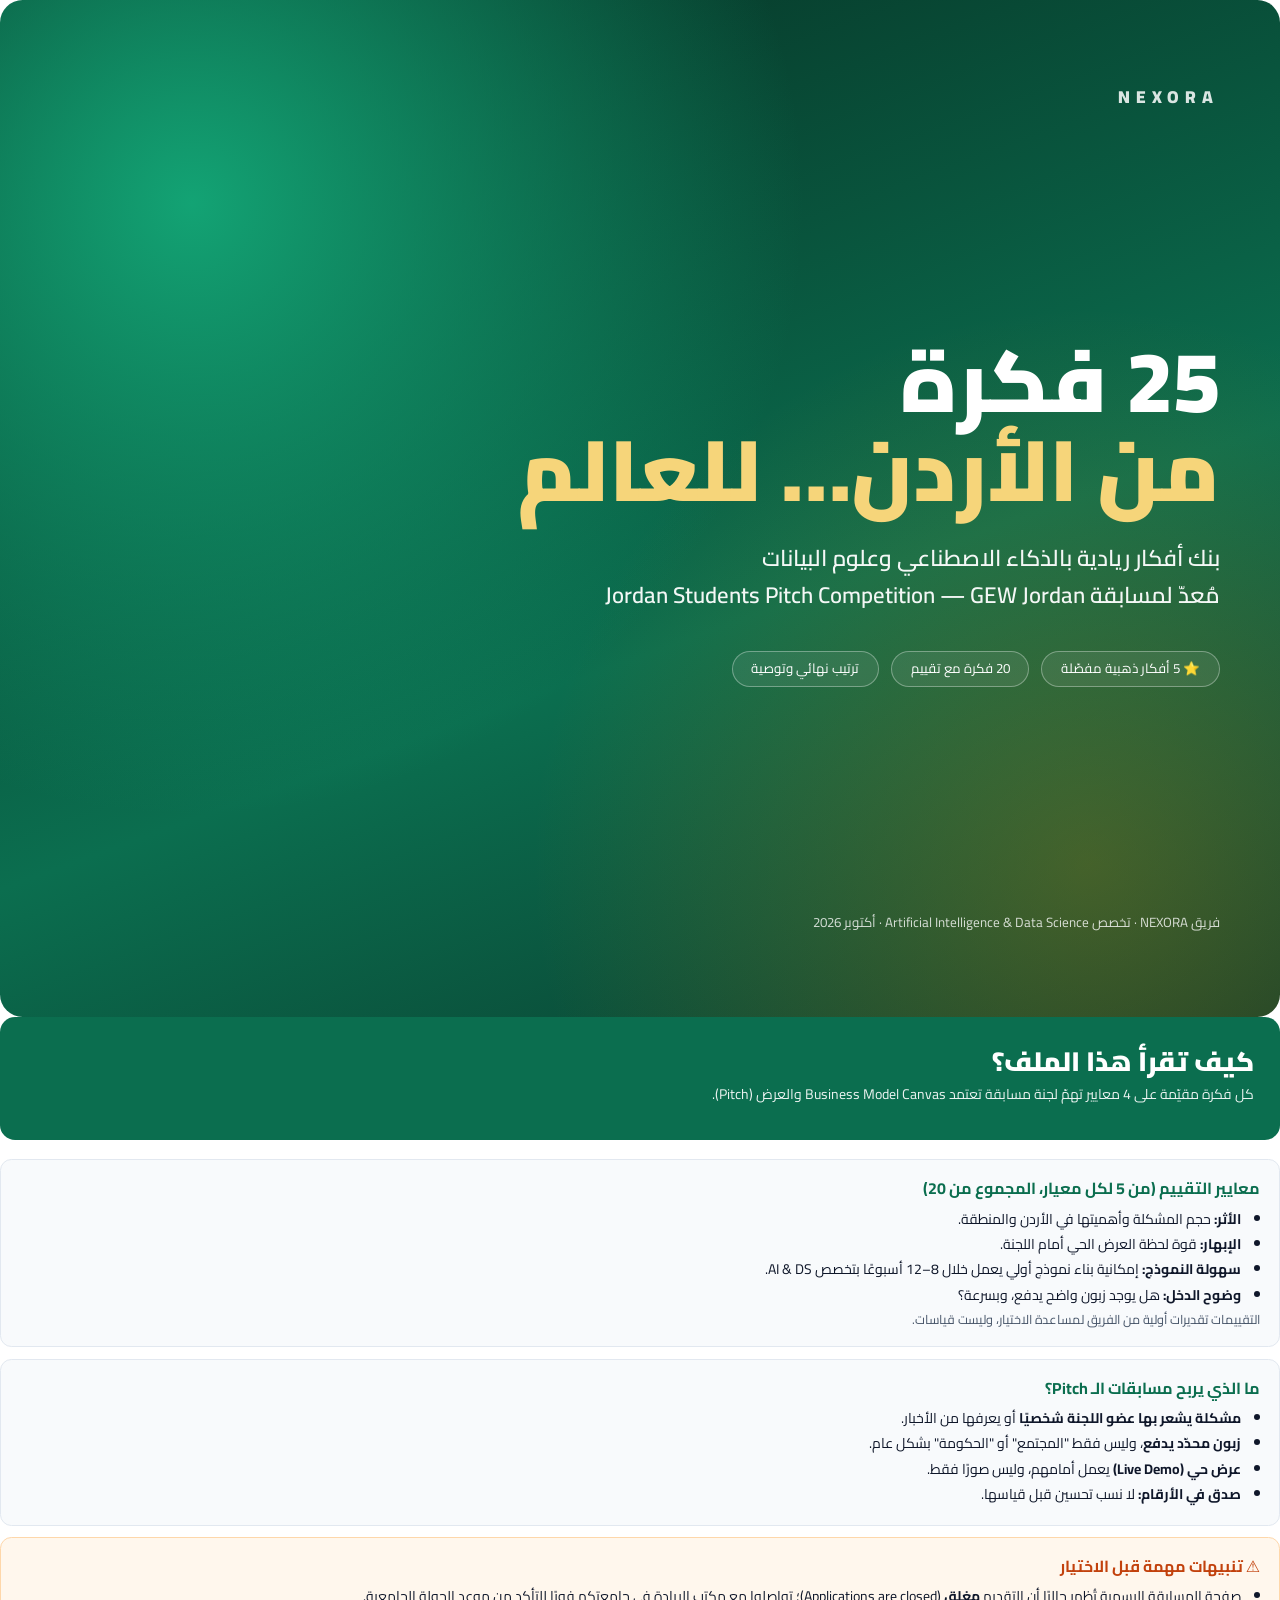
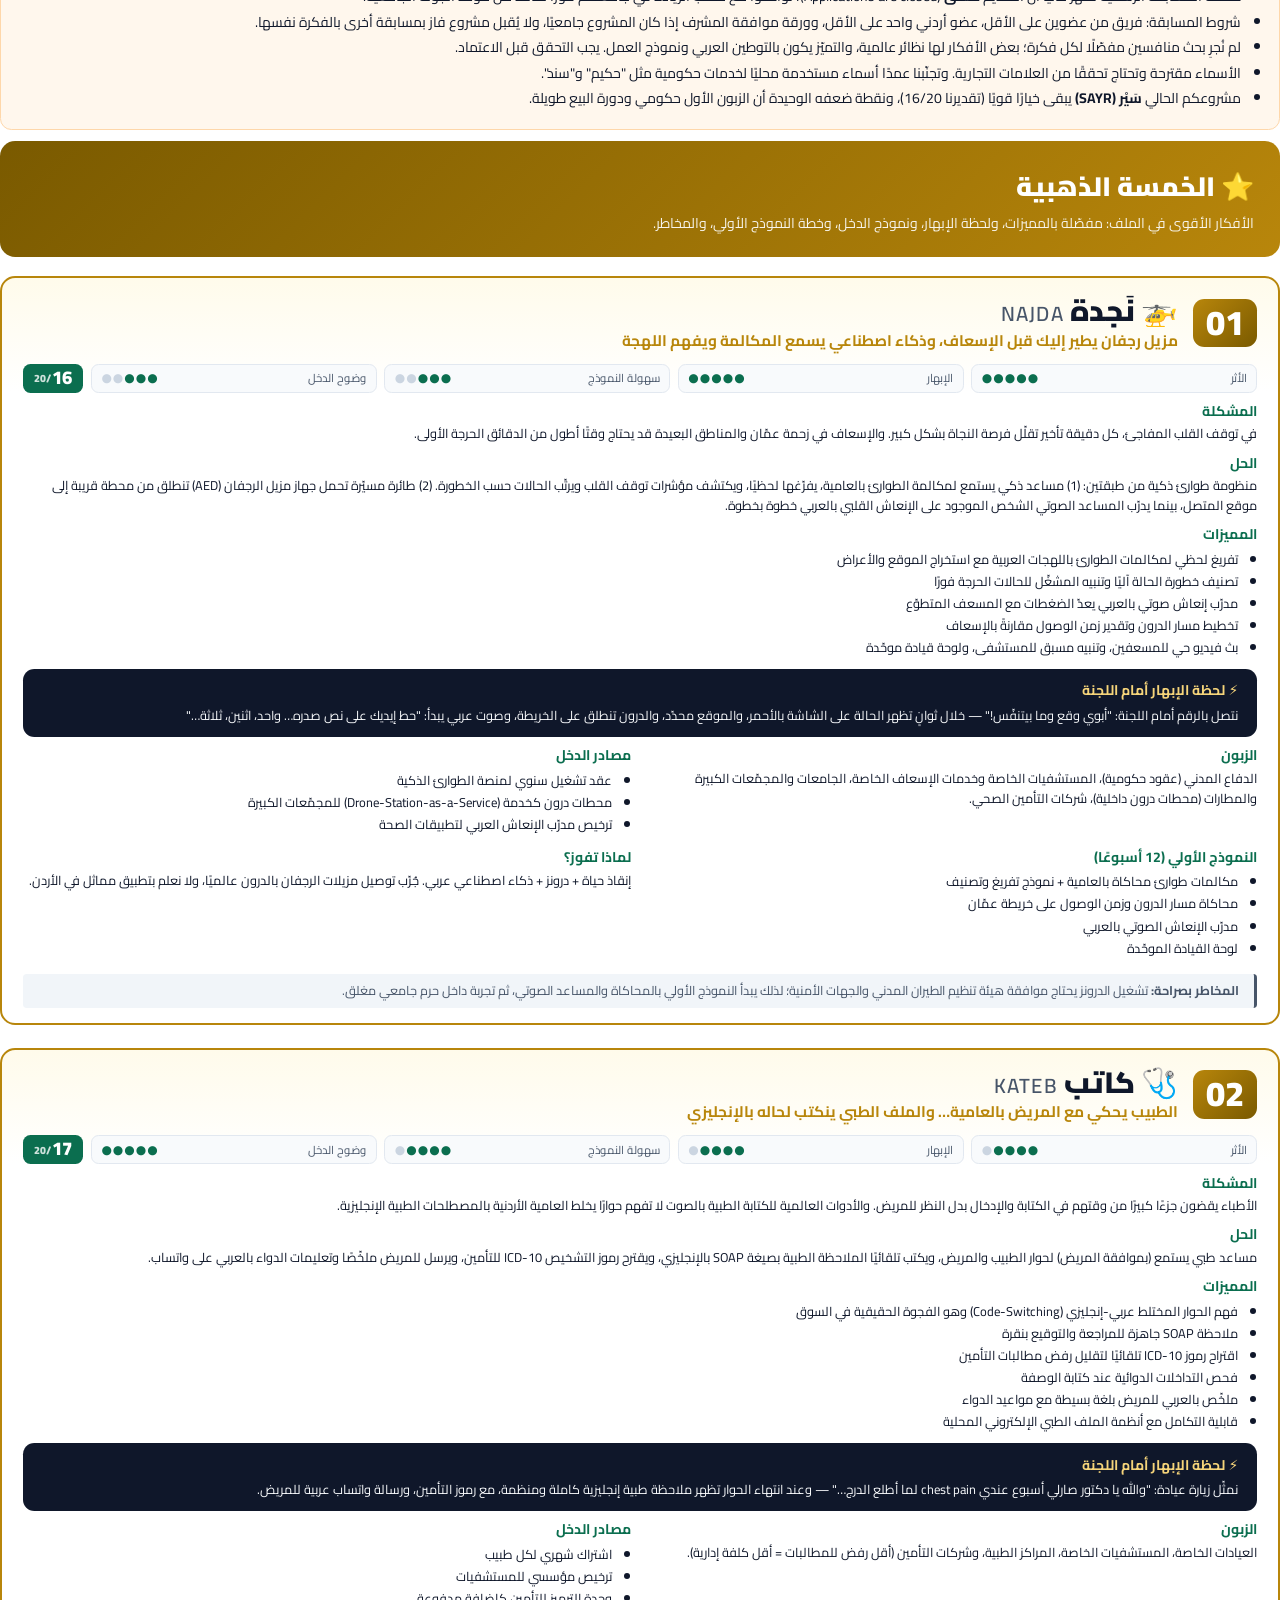
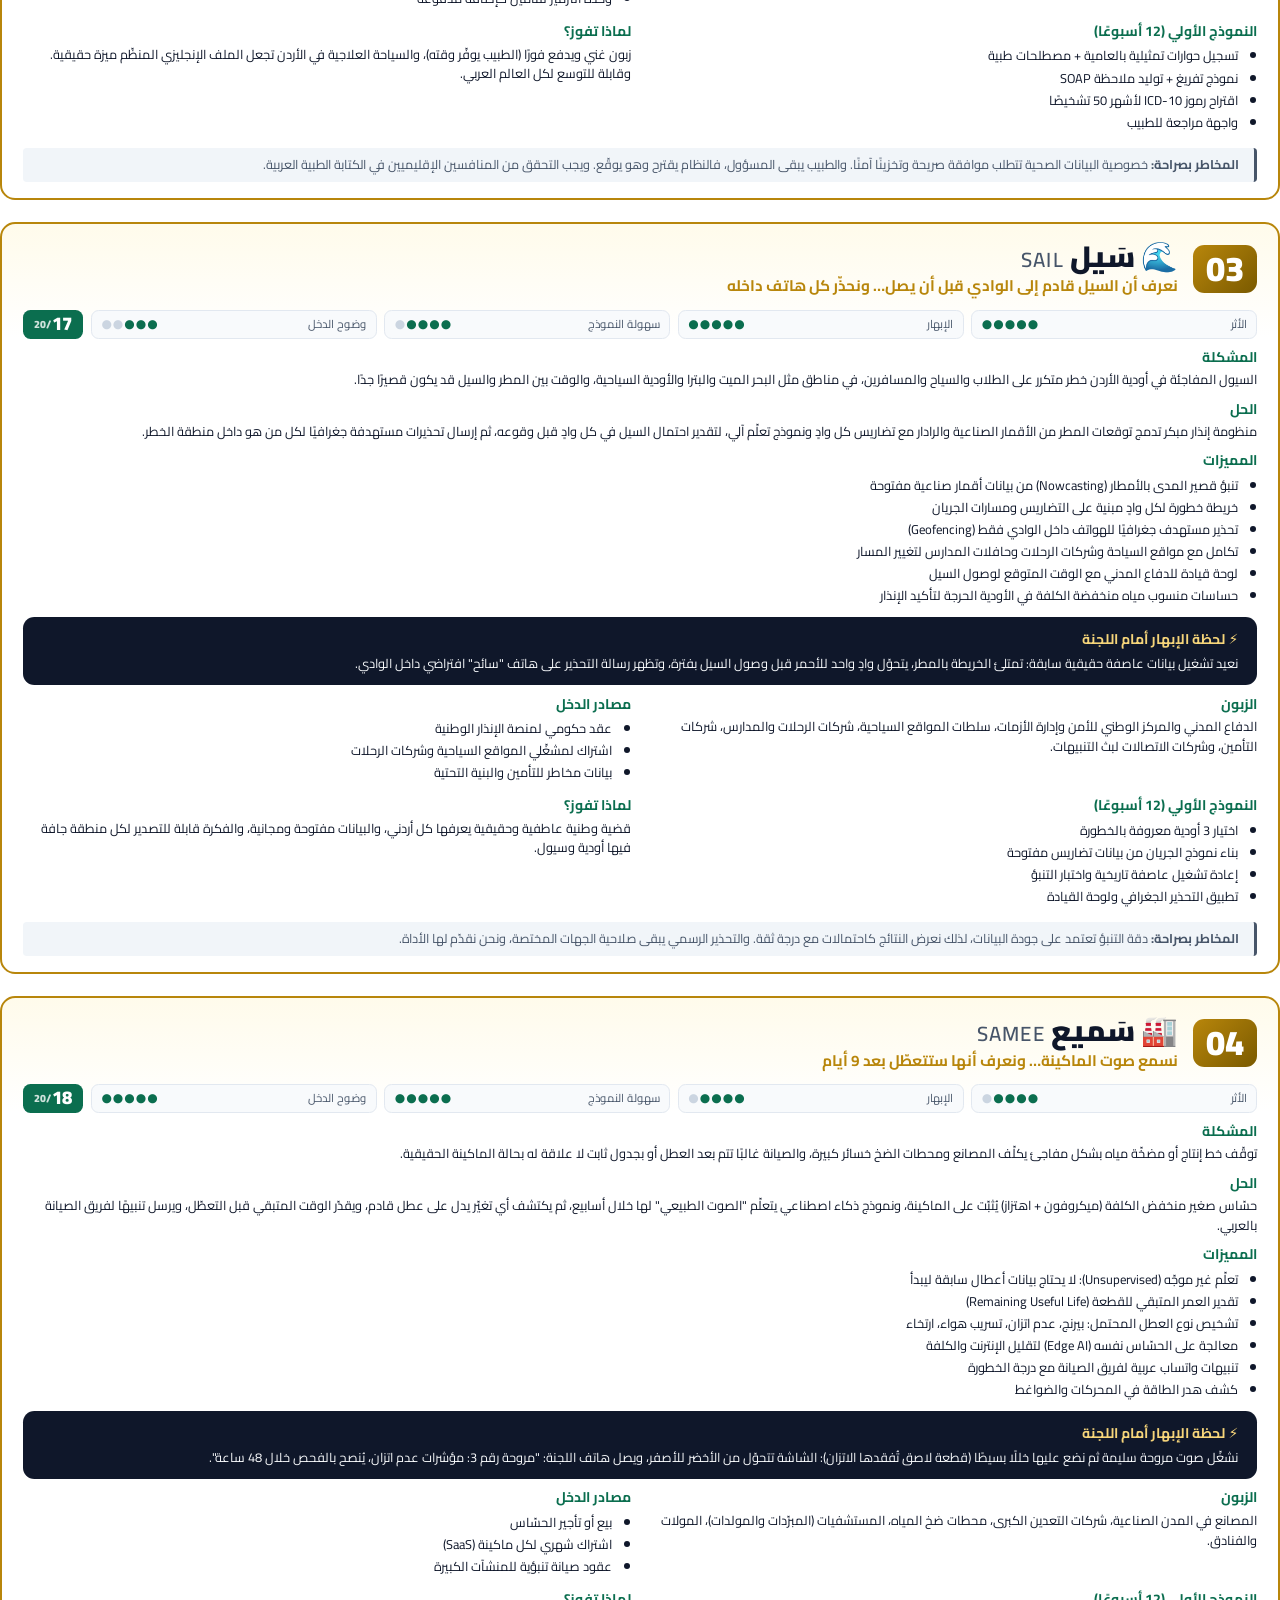
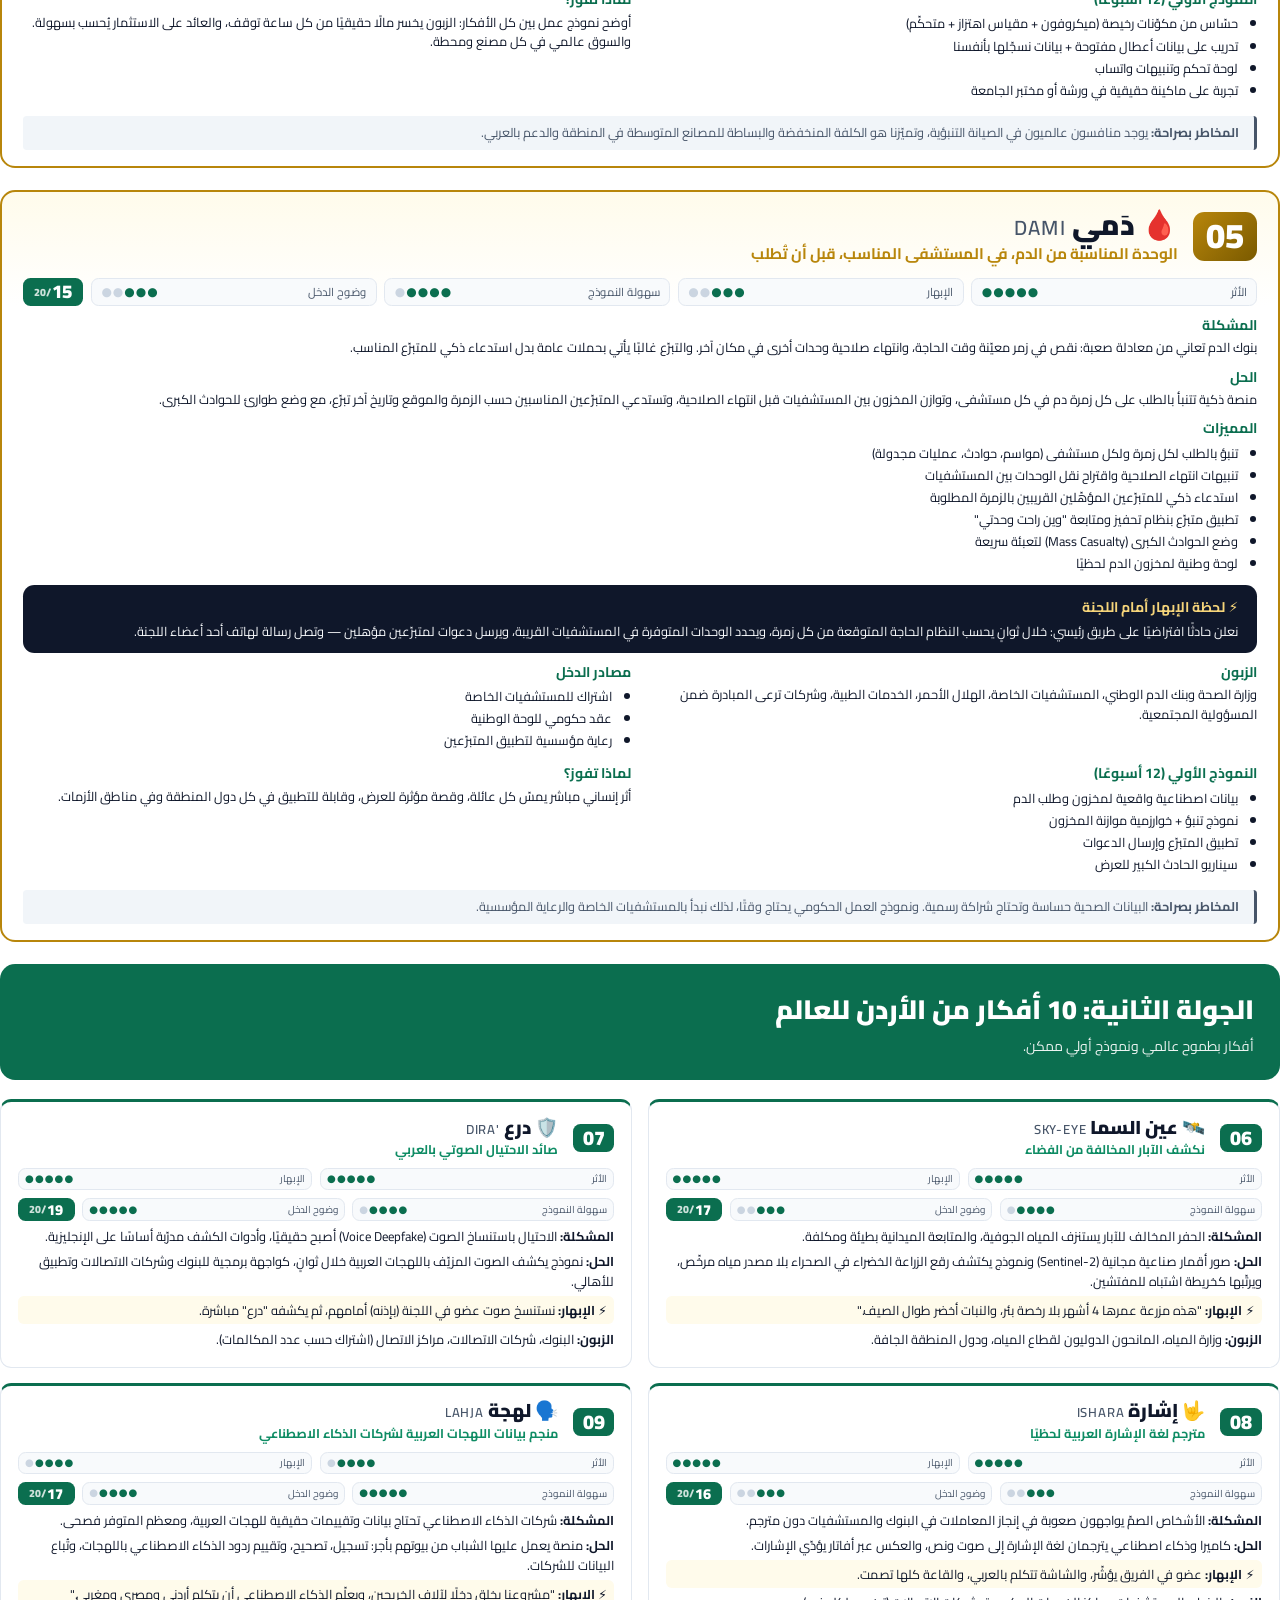
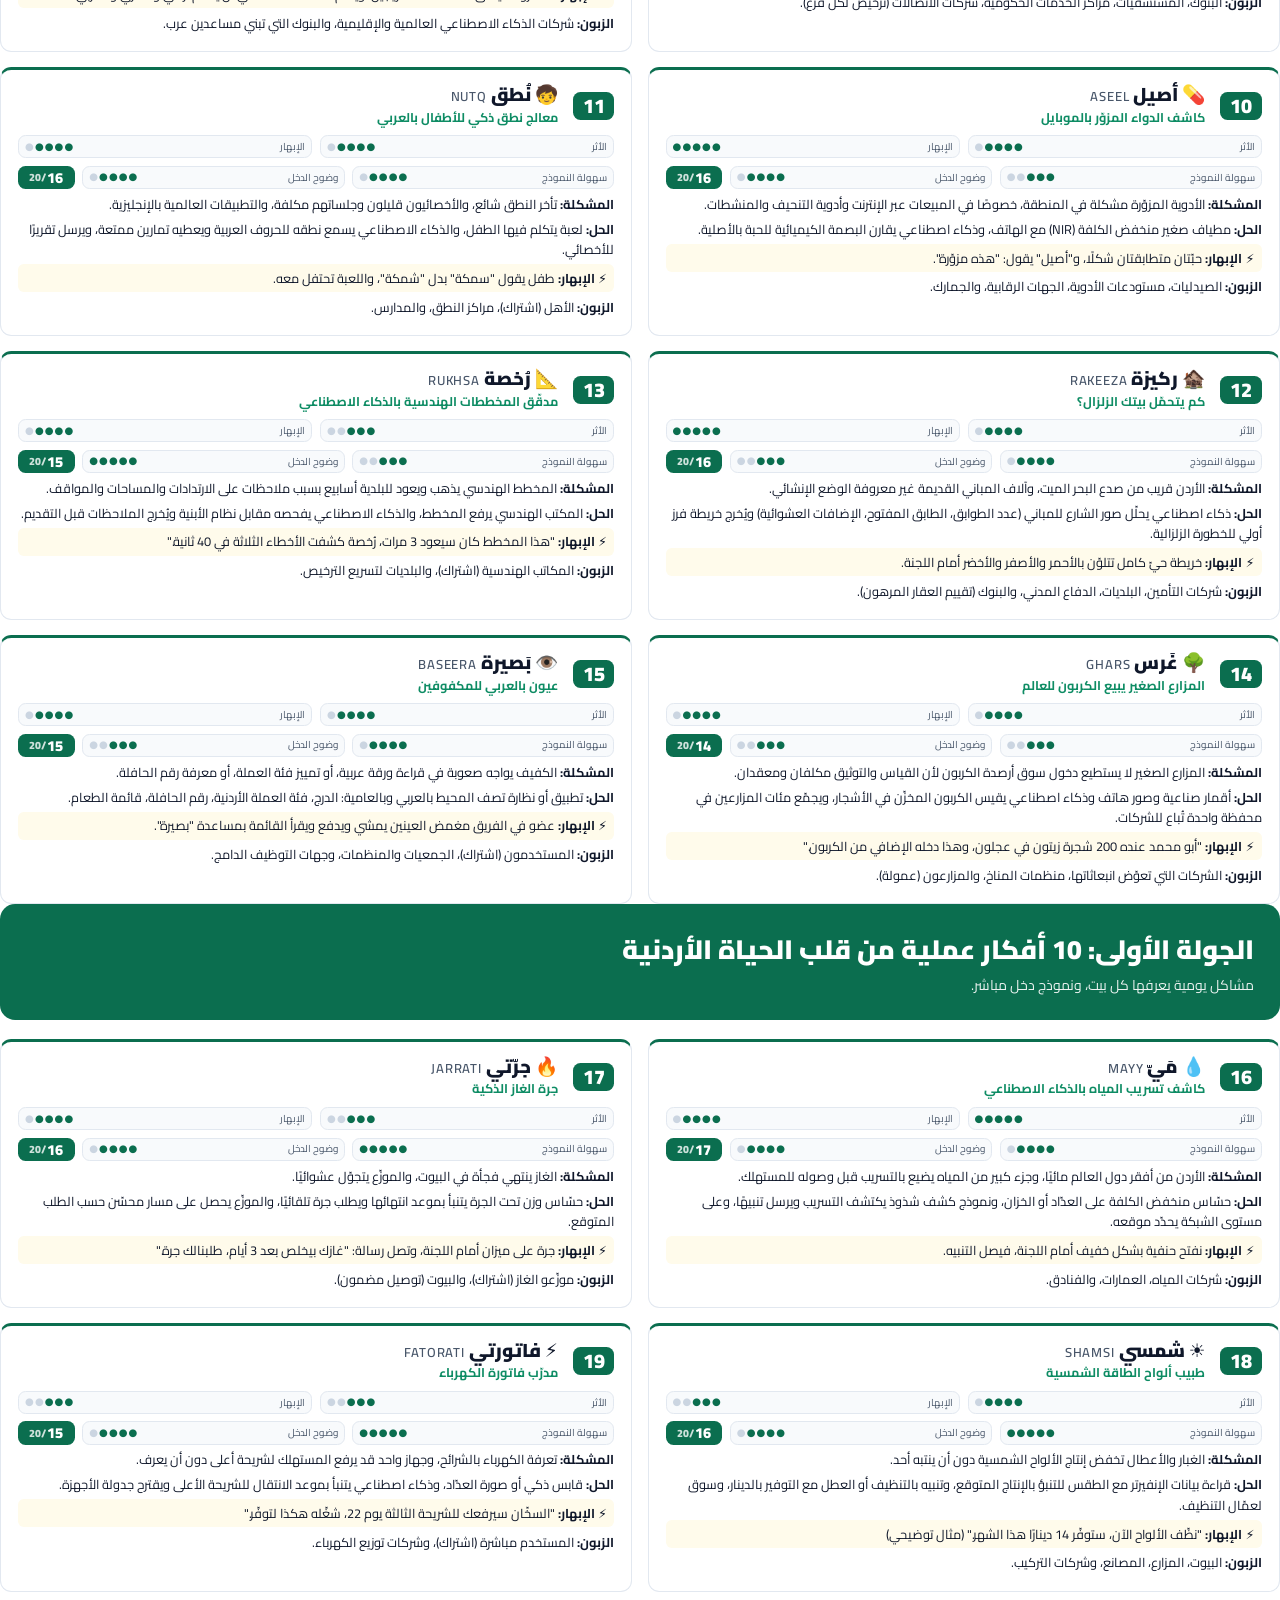
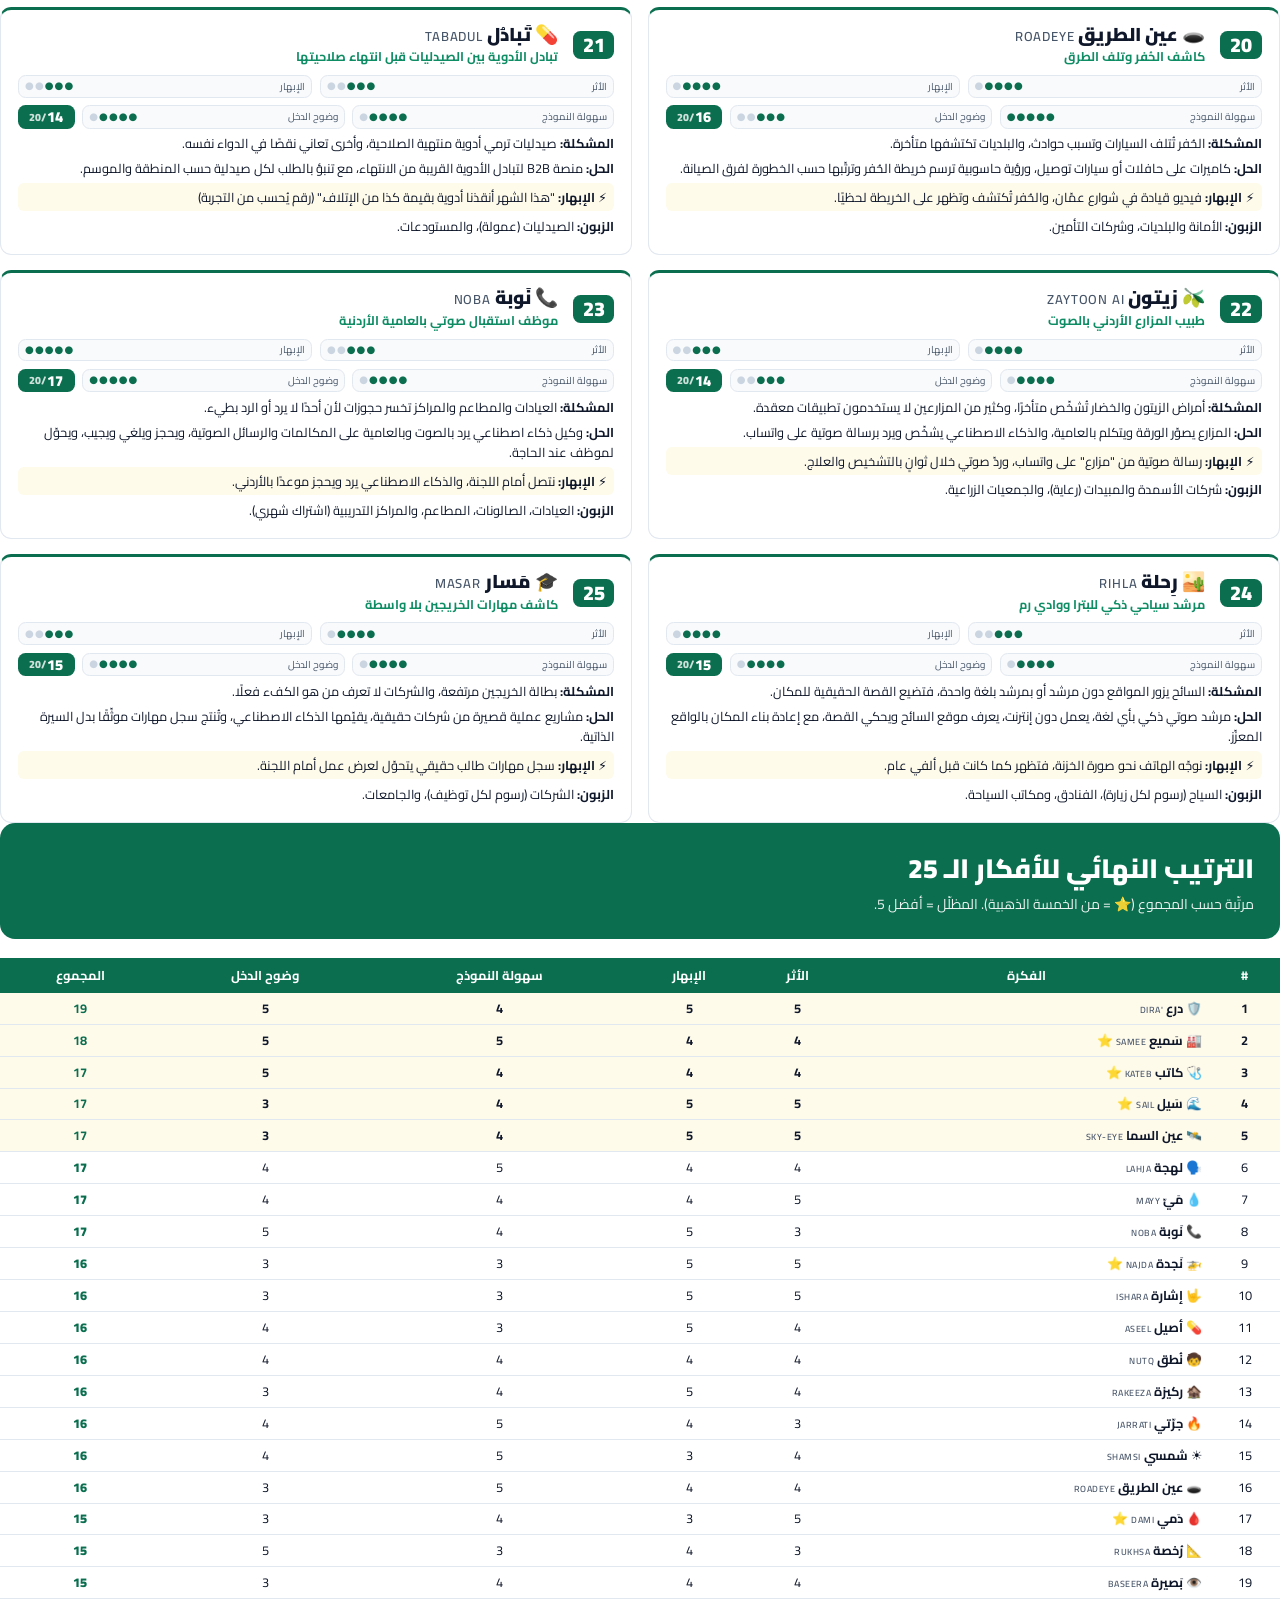
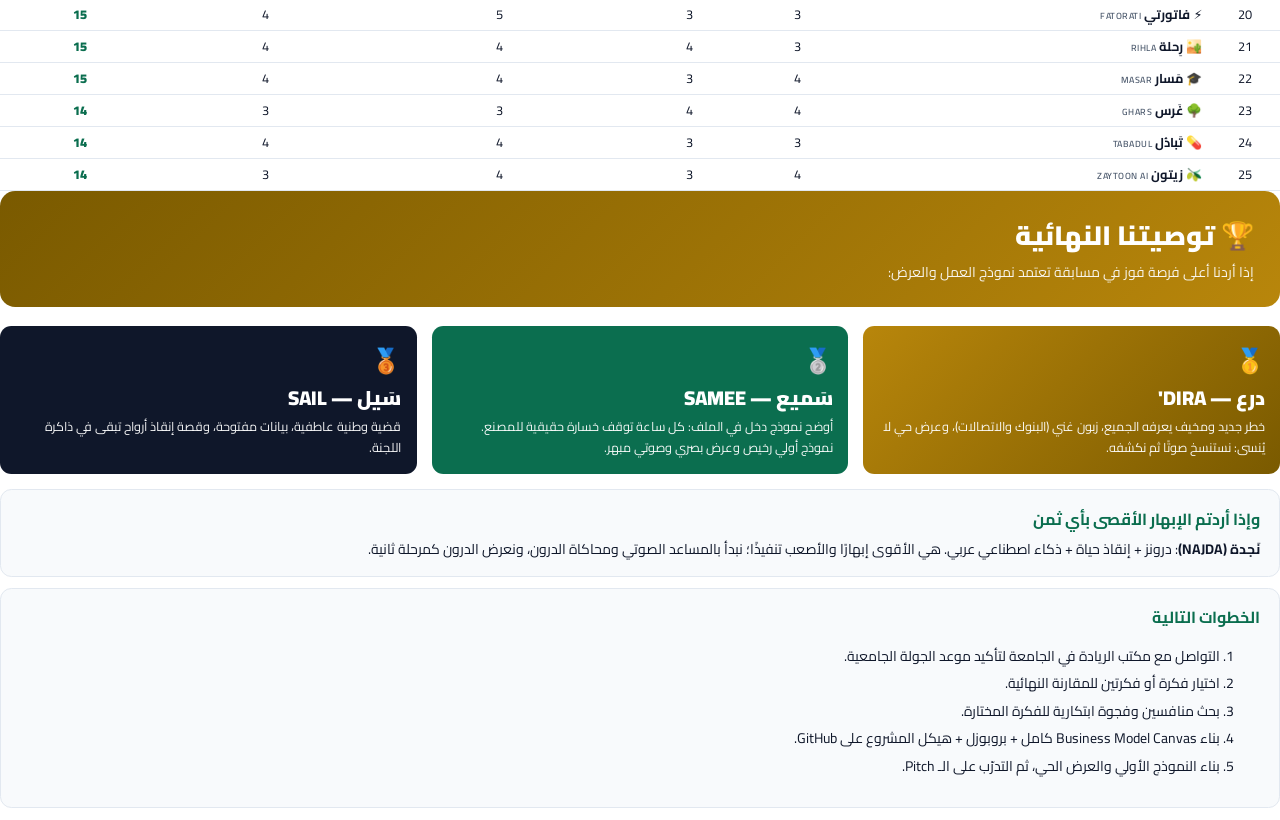
<file: NEXORA-ideas/NEXORA_25_Ideas.html>
<!doctype html><html lang="ar" dir="rtl"><head><meta charset="utf-8">
<title>NEXORA — 25 فكرة</title><style>/* arabic */
@font-face {
  font-family: 'Cairo';
  font-style: normal;
  font-weight: 400;
  font-display: swap;
  src: url(fonts/SLXVc1nY6HkvangtZmpQdkhzfH5lkSscQyyS4J0.woff2) format('woff2');
  unicode-range: U+0600-06FF, U+0750-077F, U+0870-0891, U+0897-08E1, U+08E3-08FF, U+200C-200E, U+2010-2011, U+204F, U+2E41, U+FB50-FDFF, U+FE70-FE74, U+FE76-FEFC, U+102E0-102FB, U+10E60-10E7E, U+10EC2-10EC7, U+10EC9-10EEE, U+10EF0-10EFF, U+1EE00-1EE03, U+1EE05-1EE1F, U+1EE21-1EE22, U+1EE24, U+1EE27, U+1EE29-1EE32, U+1EE34-1EE37, U+1EE39, U+1EE3B, U+1EE42, U+1EE47, U+1EE49, U+1EE4B, U+1EE4D-1EE4F, U+1EE51-1EE52, U+1EE54, U+1EE57, U+1EE59, U+1EE5B, U+1EE5D, U+1EE5F, U+1EE61-1EE62, U+1EE64, U+1EE67-1EE6A, U+1EE6C-1EE72, U+1EE74-1EE77, U+1EE79-1EE7C, U+1EE7E, U+1EE80-1EE89, U+1EE8B-1EE9B, U+1EEA1-1EEA3, U+1EEA5-1EEA9, U+1EEAB-1EEBB, U+1EEF0-1EEF1;
}
/* latin-ext */
@font-face {
  font-family: 'Cairo';
  font-style: normal;
  font-weight: 400;
  font-display: swap;
  src: url(fonts/SLXVc1nY6HkvangtZmpQdkhzfH5lkSscSCyS4J0.woff2) format('woff2');
  unicode-range: U+0100-02BA, U+02BD-02C5, U+02C7-02CC, U+02CE-02D7, U+02DD-02FF, U+0304, U+0308, U+0329, U+1D00-1DBF, U+1E00-1E9F, U+1EF2-1EFF, U+2020, U+20A0-20AB, U+20AD-20C4, U+2113, U+2C60-2C7F, U+A720-A7FF;
}
/* latin */
@font-face {
  font-family: 'Cairo';
  font-style: normal;
  font-weight: 400;
  font-display: swap;
  src: url(fonts/SLXVc1nY6HkvangtZmpQdkhzfH5lkSscRiyS.woff2) format('woff2');
  unicode-range: U+0000-00FF, U+0131, U+0152-0153, U+02BB-02BC, U+02C6, U+02DA, U+02DC, U+0304, U+0308, U+0329, U+2000-206F, U+20AC, U+2122, U+2191, U+2193, U+2212, U+2215, U+FEFF, U+FFFD;
}
/* arabic */
@font-face {
  font-family: 'Cairo';
  font-style: normal;
  font-weight: 600;
  font-display: swap;
  src: url(fonts/SLXVc1nY6HkvangtZmpQdkhzfH5lkSscQyyS4J0.woff2) format('woff2');
  unicode-range: U+0600-06FF, U+0750-077F, U+0870-0891, U+0897-08E1, U+08E3-08FF, U+200C-200E, U+2010-2011, U+204F, U+2E41, U+FB50-FDFF, U+FE70-FE74, U+FE76-FEFC, U+102E0-102FB, U+10E60-10E7E, U+10EC2-10EC7, U+10EC9-10EEE, U+10EF0-10EFF, U+1EE00-1EE03, U+1EE05-1EE1F, U+1EE21-1EE22, U+1EE24, U+1EE27, U+1EE29-1EE32, U+1EE34-1EE37, U+1EE39, U+1EE3B, U+1EE42, U+1EE47, U+1EE49, U+1EE4B, U+1EE4D-1EE4F, U+1EE51-1EE52, U+1EE54, U+1EE57, U+1EE59, U+1EE5B, U+1EE5D, U+1EE5F, U+1EE61-1EE62, U+1EE64, U+1EE67-1EE6A, U+1EE6C-1EE72, U+1EE74-1EE77, U+1EE79-1EE7C, U+1EE7E, U+1EE80-1EE89, U+1EE8B-1EE9B, U+1EEA1-1EEA3, U+1EEA5-1EEA9, U+1EEAB-1EEBB, U+1EEF0-1EEF1;
}
/* latin-ext */
@font-face {
  font-family: 'Cairo';
  font-style: normal;
  font-weight: 600;
  font-display: swap;
  src: url(fonts/SLXVc1nY6HkvangtZmpQdkhzfH5lkSscSCyS4J0.woff2) format('woff2');
  unicode-range: U+0100-02BA, U+02BD-02C5, U+02C7-02CC, U+02CE-02D7, U+02DD-02FF, U+0304, U+0308, U+0329, U+1D00-1DBF, U+1E00-1E9F, U+1EF2-1EFF, U+2020, U+20A0-20AB, U+20AD-20C4, U+2113, U+2C60-2C7F, U+A720-A7FF;
}
/* latin */
@font-face {
  font-family: 'Cairo';
  font-style: normal;
  font-weight: 600;
  font-display: swap;
  src: url(fonts/SLXVc1nY6HkvangtZmpQdkhzfH5lkSscRiyS.woff2) format('woff2');
  unicode-range: U+0000-00FF, U+0131, U+0152-0153, U+02BB-02BC, U+02C6, U+02DA, U+02DC, U+0304, U+0308, U+0329, U+2000-206F, U+20AC, U+2122, U+2191, U+2193, U+2212, U+2215, U+FEFF, U+FFFD;
}
/* arabic */
@font-face {
  font-family: 'Cairo';
  font-style: normal;
  font-weight: 700;
  font-display: swap;
  src: url(fonts/SLXVc1nY6HkvangtZmpQdkhzfH5lkSscQyyS4J0.woff2) format('woff2');
  unicode-range: U+0600-06FF, U+0750-077F, U+0870-0891, U+0897-08E1, U+08E3-08FF, U+200C-200E, U+2010-2011, U+204F, U+2E41, U+FB50-FDFF, U+FE70-FE74, U+FE76-FEFC, U+102E0-102FB, U+10E60-10E7E, U+10EC2-10EC7, U+10EC9-10EEE, U+10EF0-10EFF, U+1EE00-1EE03, U+1EE05-1EE1F, U+1EE21-1EE22, U+1EE24, U+1EE27, U+1EE29-1EE32, U+1EE34-1EE37, U+1EE39, U+1EE3B, U+1EE42, U+1EE47, U+1EE49, U+1EE4B, U+1EE4D-1EE4F, U+1EE51-1EE52, U+1EE54, U+1EE57, U+1EE59, U+1EE5B, U+1EE5D, U+1EE5F, U+1EE61-1EE62, U+1EE64, U+1EE67-1EE6A, U+1EE6C-1EE72, U+1EE74-1EE77, U+1EE79-1EE7C, U+1EE7E, U+1EE80-1EE89, U+1EE8B-1EE9B, U+1EEA1-1EEA3, U+1EEA5-1EEA9, U+1EEAB-1EEBB, U+1EEF0-1EEF1;
}
/* latin-ext */
@font-face {
  font-family: 'Cairo';
  font-style: normal;
  font-weight: 700;
  font-display: swap;
  src: url(fonts/SLXVc1nY6HkvangtZmpQdkhzfH5lkSscSCyS4J0.woff2) format('woff2');
  unicode-range: U+0100-02BA, U+02BD-02C5, U+02C7-02CC, U+02CE-02D7, U+02DD-02FF, U+0304, U+0308, U+0329, U+1D00-1DBF, U+1E00-1E9F, U+1EF2-1EFF, U+2020, U+20A0-20AB, U+20AD-20C4, U+2113, U+2C60-2C7F, U+A720-A7FF;
}
/* latin */
@font-face {
  font-family: 'Cairo';
  font-style: normal;
  font-weight: 700;
  font-display: swap;
  src: url(fonts/SLXVc1nY6HkvangtZmpQdkhzfH5lkSscRiyS.woff2) format('woff2');
  unicode-range: U+0000-00FF, U+0131, U+0152-0153, U+02BB-02BC, U+02C6, U+02DA, U+02DC, U+0304, U+0308, U+0329, U+2000-206F, U+20AC, U+2122, U+2191, U+2193, U+2212, U+2215, U+FEFF, U+FFFD;
}
/* arabic */
@font-face {
  font-family: 'Cairo';
  font-style: normal;
  font-weight: 900;
  font-display: swap;
  src: url(fonts/SLXVc1nY6HkvangtZmpQdkhzfH5lkSscQyyS4J0.woff2) format('woff2');
  unicode-range: U+0600-06FF, U+0750-077F, U+0870-0891, U+0897-08E1, U+08E3-08FF, U+200C-200E, U+2010-2011, U+204F, U+2E41, U+FB50-FDFF, U+FE70-FE74, U+FE76-FEFC, U+102E0-102FB, U+10E60-10E7E, U+10EC2-10EC7, U+10EC9-10EEE, U+10EF0-10EFF, U+1EE00-1EE03, U+1EE05-1EE1F, U+1EE21-1EE22, U+1EE24, U+1EE27, U+1EE29-1EE32, U+1EE34-1EE37, U+1EE39, U+1EE3B, U+1EE42, U+1EE47, U+1EE49, U+1EE4B, U+1EE4D-1EE4F, U+1EE51-1EE52, U+1EE54, U+1EE57, U+1EE59, U+1EE5B, U+1EE5D, U+1EE5F, U+1EE61-1EE62, U+1EE64, U+1EE67-1EE6A, U+1EE6C-1EE72, U+1EE74-1EE77, U+1EE79-1EE7C, U+1EE7E, U+1EE80-1EE89, U+1EE8B-1EE9B, U+1EEA1-1EEA3, U+1EEA5-1EEA9, U+1EEAB-1EEBB, U+1EEF0-1EEF1;
}
/* latin-ext */
@font-face {
  font-family: 'Cairo';
  font-style: normal;
  font-weight: 900;
  font-display: swap;
  src: url(fonts/SLXVc1nY6HkvangtZmpQdkhzfH5lkSscSCyS4J0.woff2) format('woff2');
  unicode-range: U+0100-02BA, U+02BD-02C5, U+02C7-02CC, U+02CE-02D7, U+02DD-02FF, U+0304, U+0308, U+0329, U+1D00-1DBF, U+1E00-1E9F, U+1EF2-1EFF, U+2020, U+20A0-20AB, U+20AD-20C4, U+2113, U+2C60-2C7F, U+A720-A7FF;
}
/* latin */
@font-face {
  font-family: 'Cairo';
  font-style: normal;
  font-weight: 900;
  font-display: swap;
  src: url(fonts/SLXVc1nY6HkvangtZmpQdkhzfH5lkSscRiyS.woff2) format('woff2');
  unicode-range: U+0000-00FF, U+0131, U+0152-0153, U+02BB-02BC, U+02C6, U+02DA, U+02DC, U+0304, U+0308, U+0329, U+2000-206F, U+20AC, U+2122, U+2191, U+2193, U+2212, U+2215, U+FEFF, U+FFFD;
}

@page { size: A4; margin: 14mm 13mm; }
:root { --g:#0B6E4F; --g2:#0E8C64; --gold:#B8860B; --gold2:#F6E7B8; --ink:#0F172A; --mute:#475569; --line:#E2E8F0; --bg:#F8FAFC; }
* { box-sizing: border-box; }
body { font-family: 'Cairo', 'DejaVu Sans', sans-serif; color: var(--ink); direction: rtl; margin: 0; font-size: 10.5pt; line-height: 1.65; background:#fff; }
.en { font-weight: 600; color: var(--mute); font-size: .7em; letter-spacing: .06em; direction: ltr; unicode-bidi: isolate; }
h1,h2,h3,h4 { margin: 0; }
.cover { height: 269mm; display:flex; flex-direction:column; justify-content:space-between; padding: 22mm 16mm; color:#fff; border-radius: 6mm;
  background: radial-gradient(circle at 15% 20%, #13a374 0, transparent 45%), radial-gradient(circle at 85% 85%, #B8860B55 0, transparent 40%), linear-gradient(160deg,#062e22,#0B6E4F 60%,#0a3d2e); page-break-after: always; }
.cover .team { font-weight:900; letter-spacing:.35em; font-size: 13pt; direction:ltr; text-align:right; opacity:.85 }
.cover h1 { font-size: 64pt; font-weight: 900; line-height:1.05; }
.cover h1 span { color:#F6D57A; }
.cover .sub { font-size: 17pt; font-weight:600; margin-top: 6mm; opacity:.95 }
.cover .pills { display:flex; gap:3mm; flex-wrap:wrap; margin-top:10mm }
.cover .pill { border:1px solid #ffffff55; border-radius: 99px; padding: 1.5mm 5mm; font-size: 10pt; background:#ffffff14 }
.cover .foot { font-size: 10pt; opacity:.8 }
.page { page-break-before: always; }
.sec { background: var(--g); color:#fff; border-radius: 4mm; padding: 6mm 7mm; margin-bottom: 5mm; }
.sec.gold { background: linear-gradient(135deg,#7a5a00,#B8860B); }
.sec h2 { font-size: 20pt; font-weight:900; }
.sec p { margin: 1mm 0 0; opacity:.92 }
.intro p { margin: 0 0 3mm; }
.box { background: var(--bg); border:1px solid var(--line); border-radius: 3mm; padding: 4mm 5mm; margin: 3mm 0; }
.box.warn { background:#FFF7ED; border-color:#FED7AA; }
.box h3 { font-size: 12pt; color: var(--g); margin-bottom: 1.5mm; }
.box.warn h3 { color:#C2410C; }
ul { margin: 1mm 0; padding-right: 5mm; padding-left:0 }
li { margin: .6mm 0; }
.golden { font-size: 9.6pt; line-height: 1.55; border: 2px solid var(--gold); border-radius: 4mm; padding: 4mm 5.5mm; margin-bottom: 6mm; page-break-before: always; background: linear-gradient(180deg,#FFFBEB 0,#fff 30mm); }
.golden:first-of-type { page-break-before: auto; }
.ghead, .card header { display:flex; gap: 4mm; align-items:center; }
.num { font-weight:900; font-size: 26pt; color:#fff; background: linear-gradient(135deg,#B8860B,#7a5a00); border-radius: 3mm; min-width: 17mm; text-align:center; line-height:1.4 }
.num.small { font-size: 15pt; min-width: 11mm; background: var(--g); border-radius: 2mm }
.gname { font-size: 22pt; font-weight:900; line-height:1.2 }
.gtag { color: var(--gold); font-weight:700; font-size: 11.5pt }
.row h4, .wow h4 { font-size: 10.5pt; color: var(--g); margin-top: 2.2mm; }
.row p { margin: .5mm 0 }
.two { display:grid; grid-template-columns: minmax(0,1fr) minmax(0,1fr); gap: 5mm; }
.wow { background: var(--ink); color:#F8FAFC; border-radius: 3mm; padding: 3mm 5mm; margin-top: 3mm; }
.wow h4 { color:#F6D57A; margin-top:0 }
.wow p { margin: 1mm 0 0 }
.risk { margin-top: 3mm; background:#F1F5F9; border-right: 3px solid var(--mute); padding: 2mm 4mm; font-size: 9.5pt; color: var(--mute); border-radius: 1mm }
.scores { display:flex; gap: 2mm; margin: 3mm 0 1mm; align-items:stretch; }
.sc { flex:1; background: var(--bg); border:1px solid var(--line); border-radius: 2mm; padding: 1mm 2.5mm; display:flex; justify-content:space-between; align-items:center; font-size: 8.5pt; color: var(--mute) }
.sc b { color: var(--g); letter-spacing: 1px; font-size: 9pt }
.sc b i { color: #CBD5E1; font-style: normal }
.total { background: var(--g); color:#fff; font-weight:900; border-radius: 2mm; padding: 0 3mm; font-size: 14pt; display:flex; align-items:center }
.total small { font-size: 8pt; opacity:.8; margin-right: 1px }
.grid { display:grid; grid-template-columns: minmax(0,1fr) minmax(0,1fr); gap: 4mm; }
.card { border:1px solid var(--line); border-top: 3px solid var(--g); border-radius: 3mm; padding: 3.5mm 4.5mm; break-inside: avoid; font-size: 9.6pt; line-height:1.6 }
.card .name { font-size: 14pt; font-weight:900; line-height:1.3 }
.card .tag { color: var(--g2); font-weight:700; font-size: 9.5pt }
.card p { margin: 1.2mm 0 }
.card .wowline { background:#FFFBEB; border-radius: 1.5mm; padding: 1mm 2mm }
.card .scores { margin: 2mm 0 1mm; flex-wrap: wrap } .card .sc { flex: 1 1 38% } .card .sc { font-size: 7.4pt; padding: .6mm 1.6mm } .card .sc b { font-size: 7.6pt } .card .total { font-size: 11pt }
table.rank { width:100%; border-collapse: collapse; font-size: 9.6pt; }
.rank th { background: var(--g); color:#fff; padding: 1.8mm; font-weight:700 }
.rank td { padding: 1.3mm 1.8mm; border-bottom: 1px solid var(--line); text-align:center }
.rank td:nth-child(2) { text-align:right }
.rank tr.top td { background:#FFFBEB; font-weight:700 }
.rank .tot { font-weight:900; color: var(--g) }
.pick { display:grid; grid-template-columns: repeat(3,1fr); gap:4mm; margin: 4mm 0 }
.pk { border-radius: 3mm; padding: 4mm; color:#fff; background: var(--g); break-inside: avoid }
.pk:nth-child(1){ background: linear-gradient(135deg,#B8860B,#7a5a00) }
.pk:nth-child(3){ background: var(--ink) }
.pk .medal { font-size: 18pt } .pk h3 { font-size: 15pt; font-weight:900 } .pk p { margin: 1mm 0 0; font-size: 9.5pt; opacity:.95 }
.steps li { margin: 1.2mm 0 }
</style></head><body>

<div class="cover">
  <div class="team">NEXORA</div>
  <div>
    <h1>25 فكرة<br><span>من الأردن… للعالم</span></h1>
    <div class="sub">بنك أفكار ريادية بالذكاء الاصطناعي وعلوم البيانات<br>مُعدّ لمسابقة Jordan Students Pitch Competition — GEW Jordan</div>
    <div class="pills"><span class="pill">⭐ 5 أفكار ذهبية مفصّلة</span><span class="pill">20 فكرة مع تقييم</span><span class="pill">ترتيب نهائي وتوصية</span></div>
  </div>
  <div class="foot">فريق NEXORA · تخصص Artificial Intelligence &amp; Data Science · أكتوبر 2026</div>
</div>

<div class="intro">
  <div class="sec"><h2>كيف تقرأ هذا الملف؟</h2><p>كل فكرة مقيّمة على 4 معايير تهمّ لجنة مسابقة تعتمد Business Model Canvas والعرض (Pitch).</p></div>
  <div class="box"><h3>معايير التقييم (من 5 لكل معيار، المجموع من 20)</h3>
    <ul>
      <li><b>الأثر:</b> حجم المشكلة وأهميتها في الأردن والمنطقة.</li>
      <li><b>الإبهار:</b> قوة لحظة العرض الحي أمام اللجنة.</li>
      <li><b>سهولة النموذج:</b> إمكانية بناء نموذج أولي يعمل خلال 8–12 أسبوعًا بتخصص AI &amp; DS.</li>
      <li><b>وضوح الدخل:</b> هل يوجد زبون واضح يدفع، وبسرعة؟</li>
    </ul>
    <p style="margin:1mm 0 0;color:#475569;font-size:9.5pt">التقييمات تقديرات أولية من الفريق لمساعدة الاختيار، وليست قياسات.</p>
  </div>
  <div class="box"><h3>ما الذي يربح مسابقات الـ Pitch؟</h3>
    <ul>
      <li><b>مشكلة يشعر بها عضو اللجنة شخصيًا</b> أو يعرفها من الأخبار.</li>
      <li><b>زبون محدّد يدفع</b>، وليس فقط "المجتمع" أو "الحكومة" بشكل عام.</li>
      <li><b>عرض حي (Live Demo)</b> يعمل أمامهم، وليس صورًا فقط.</li>
      <li><b>صدق في الأرقام:</b> لا نسب تحسين قبل قياسها.</li>
    </ul>
  </div>
  <div class="box warn"><h3>⚠️ تنبيهات مهمة قبل الاختيار</h3>
    <ul>
      <li>صفحة المسابقة الرسمية تُظهر حاليًا أن التقديم <b>مغلق</b> (Applications are closed)؛ تواصلوا مع مكتب الريادة في جامعتكم فورًا للتأكد من موعد الجولة الجامعية.</li>
      <li>شروط المسابقة: فريق من عضوين على الأقل، عضو أردني واحد على الأقل، وورقة موافقة المشرف إذا كان المشروع جامعيًا، ولا يُقبل مشروع فاز بمسابقة أخرى بالفكرة نفسها.</li>
      <li>لم نُجرِ بحث منافسين مفصّلًا لكل فكرة؛ بعض الأفكار لها نظائر عالمية، والتميّز يكون بالتوطين العربي ونموذج العمل. يجب التحقق قبل الاعتماد.</li>
      <li>الأسماء مقترحة وتحتاج تحققًا من العلامات التجارية. وتجنّبنا عمدًا أسماء مستخدمة محليًا لخدمات حكومية مثل "حكيم" و"سند".</li>
      <li>مشروعكم الحالي <b>سَيْر (SAYR)</b> يبقى خيارًا قويًا (تقديرنا 16/20)، ونقطة ضعفه الوحيدة أن الزبون الأول حكومي ودورة البيع طويلة.</li>
    </ul>
  </div>
</div>

<div class="page">
  <div class="sec gold"><h2>⭐ الخمسة الذهبية</h2><p>الأفكار الأقوى في الملف: مفصّلة بالمميزات، ولحظة الإبهار، ونموذج الدخل، وخطة النموذج الأولي، والمخاطر.</p></div>
  
<section class="golden">
  <header class="ghead">
    <div class="num">01</div>
    <div>
      <div class="gname">🚁 نَجدة <span class="en">NAJDA</span></div>
      <div class="gtag">مزيل رجفان يطير إليك قبل الإسعاف، وذكاء اصطناعي يسمع المكالمة ويفهم اللهجة</div>
    </div>
  </header>
  <div class="scores"><div class="sc"><span>الأثر</span><b>●●●●●<i></i></b></div><div class="sc"><span>الإبهار</span><b>●●●●●<i></i></b></div><div class="sc"><span>سهولة النموذج</span><b>●●●<i>●●</i></b></div><div class="sc"><span>وضوح الدخل</span><b>●●●<i>●●</i></b></div><div class="total">16<small>/20</small></div></div>
  <div class="row"><h4>المشكلة</h4><p>في توقف القلب المفاجئ، كل دقيقة تأخير تقلّل فرصة النجاة بشكل كبير. والإسعاف في زحمة عمّان والمناطق البعيدة قد يحتاج وقتًا أطول من الدقائق الحرجة الأولى.</p></div>
  <div class="row"><h4>الحل</h4><p>منظومة طوارئ ذكية من طبقتين: (1) مساعد ذكي يستمع لمكالمة الطوارئ بالعامية، يفرّغها لحظيًا، ويكتشف مؤشرات توقف القلب ويرتّب الحالات حسب الخطورة. (2) طائرة مسيّرة تحمل جهاز مزيل الرجفان (AED) تنطلق من محطة قريبة إلى موقع المتصل، بينما يدرّب المساعد الصوتي الشخص الموجود على الإنعاش القلبي بالعربي خطوة بخطوة.</p></div>
  <div class="row"><h4>المميزات</h4><ul><li>تفريغ لحظي لمكالمات الطوارئ باللهجات العربية مع استخراج الموقع والأعراض</li><li>تصنيف خطورة الحالة آليًا وتنبيه المشغّل للحالات الحرجة فورًا</li><li>مدرّب إنعاش صوتي بالعربي يعدّ الضغطات مع المسعف المتطوّع</li><li>تخطيط مسار الدرون وتقدير زمن الوصول مقارنةً بالإسعاف</li><li>بث فيديو حي للمسعفين، وتنبيه مسبق للمستشفى، ولوحة قيادة موحّدة</li></ul></div>
  <div class="wow"><h4>⚡ لحظة الإبهار أمام اللجنة</h4><p>نتصل بالرقم أمام اللجنة: "أبوي وقع وما بيتنفّس!" — خلال ثوانٍ تظهر الحالة على الشاشة بالأحمر، والموقع محدّد، والدرون تنطلق على الخريطة، وصوت عربي يبدأ: "حط إيديك على نص صدره… واحد، اثنين، ثلاثة…"</p></div>
  <div class="two">
    <div class="row"><h4>الزبون</h4><p>الدفاع المدني (عقود حكومية)، المستشفيات الخاصة وخدمات الإسعاف الخاصة، الجامعات والمجمّعات الكبيرة والمطارات (محطات درون داخلية)، شركات التأمين الصحي.</p></div>
    <div class="row"><h4>مصادر الدخل</h4><ul><li>عقد تشغيل سنوي لمنصة الطوارئ الذكية</li><li>محطات درون كخدمة (Drone-Station-as-a-Service) للمجمّعات الكبيرة</li><li>ترخيص مدرّب الإنعاش العربي لتطبيقات الصحة</li></ul></div>
  </div>
  <div class="two">
    <div class="row"><h4>النموذج الأولي (12 أسبوعًا)</h4><ul><li>مكالمات طوارئ محاكاة بالعامية + نموذج تفريغ وتصنيف</li><li>محاكاة مسار الدرون وزمن الوصول على خريطة عمّان</li><li>مدرّب الإنعاش الصوتي بالعربي</li><li>لوحة القيادة الموحّدة</li></ul></div>
    <div class="row"><h4>لماذا تفوز؟</h4><p>إنقاذ حياة + درونز + ذكاء اصطناعي عربي. جُرّب توصيل مزيلات الرجفان بالدرون عالميًا، ولا نعلم بتطبيق مماثل في الأردن.</p></div>
  </div>
  <div class="risk"><b>المخاطر بصراحة:</b> تشغيل الدرونز يحتاج موافقة هيئة تنظيم الطيران المدني والجهات الأمنية؛ لذلك يبدأ النموذج الأولي بالمحاكاة والمساعد الصوتي، ثم تجربة داخل حرم جامعي مغلق.</div>
</section>
<section class="golden">
  <header class="ghead">
    <div class="num">02</div>
    <div>
      <div class="gname">🩺 كاتب <span class="en">KATEB</span></div>
      <div class="gtag">الطبيب يحكي مع المريض بالعامية… والملف الطبي ينكتب لحاله بالإنجليزي</div>
    </div>
  </header>
  <div class="scores"><div class="sc"><span>الأثر</span><b>●●●●<i>●</i></b></div><div class="sc"><span>الإبهار</span><b>●●●●<i>●</i></b></div><div class="sc"><span>سهولة النموذج</span><b>●●●●<i>●</i></b></div><div class="sc"><span>وضوح الدخل</span><b>●●●●●<i></i></b></div><div class="total">17<small>/20</small></div></div>
  <div class="row"><h4>المشكلة</h4><p>الأطباء يقضون جزءًا كبيرًا من وقتهم في الكتابة والإدخال بدل النظر للمريض. والأدوات العالمية للكتابة الطبية بالصوت لا تفهم حوارًا يخلط العامية الأردنية بالمصطلحات الطبية الإنجليزية.</p></div>
  <div class="row"><h4>الحل</h4><p>مساعد طبي يستمع (بموافقة المريض) لحوار الطبيب والمريض، ويكتب تلقائيًا الملاحظة الطبية بصيغة SOAP بالإنجليزي، ويقترح رموز التشخيص ICD-10 للتأمين، ويرسل للمريض ملخّصًا وتعليمات الدواء بالعربي على واتساب.</p></div>
  <div class="row"><h4>المميزات</h4><ul><li>فهم الحوار المختلط عربي-إنجليزي (Code-Switching) وهو الفجوة الحقيقية في السوق</li><li>ملاحظة SOAP جاهزة للمراجعة والتوقيع بنقرة</li><li>اقتراح رموز ICD-10 تلقائيًا لتقليل رفض مطالبات التأمين</li><li>فحص التداخلات الدوائية عند كتابة الوصفة</li><li>ملخّص بالعربي للمريض بلغة بسيطة مع مواعيد الدواء</li><li>قابلية التكامل مع أنظمة الملف الطبي الإلكتروني المحلية</li></ul></div>
  <div class="wow"><h4>⚡ لحظة الإبهار أمام اللجنة</h4><p>نمثّل زيارة عيادة: "والله يا دكتور صارلي أسبوع عندي chest pain لما أطلع الدرج…" — وعند انتهاء الحوار تظهر ملاحظة طبية إنجليزية كاملة ومنظمة، مع رموز التأمين، ورسالة واتساب عربية للمريض.</p></div>
  <div class="two">
    <div class="row"><h4>الزبون</h4><p>العيادات الخاصة، المستشفيات الخاصة، المراكز الطبية، وشركات التأمين (أقل رفض للمطالبات = أقل كلفة إدارية).</p></div>
    <div class="row"><h4>مصادر الدخل</h4><ul><li>اشتراك شهري لكل طبيب</li><li>ترخيص مؤسسي للمستشفيات</li><li>وحدة الترميز للتأمين كإضافة مدفوعة</li></ul></div>
  </div>
  <div class="two">
    <div class="row"><h4>النموذج الأولي (12 أسبوعًا)</h4><ul><li>تسجيل حوارات تمثيلية بالعامية + مصطلحات طبية</li><li>نموذج تفريغ + توليد ملاحظة SOAP</li><li>اقتراح رموز ICD-10 لأشهر 50 تشخيصًا</li><li>واجهة مراجعة للطبيب</li></ul></div>
    <div class="row"><h4>لماذا تفوز؟</h4><p>زبون غني ويدفع فورًا (الطبيب يوفّر وقته)، والسياحة العلاجية في الأردن تجعل الملف الإنجليزي المنظّم ميزة حقيقية. وقابلة للتوسع لكل العالم العربي.</p></div>
  </div>
  <div class="risk"><b>المخاطر بصراحة:</b> خصوصية البيانات الصحية تتطلب موافقة صريحة وتخزينًا آمنًا. والطبيب يبقى المسؤول، فالنظام يقترح وهو يوقّع. ويجب التحقق من المنافسين الإقليميين في الكتابة الطبية العربية.</div>
</section>
<section class="golden">
  <header class="ghead">
    <div class="num">03</div>
    <div>
      <div class="gname">🌊 سَيل <span class="en">SAIL</span></div>
      <div class="gtag">نعرف أن السيل قادم إلى الوادي قبل أن يصل… ونحذّر كل هاتف داخله</div>
    </div>
  </header>
  <div class="scores"><div class="sc"><span>الأثر</span><b>●●●●●<i></i></b></div><div class="sc"><span>الإبهار</span><b>●●●●●<i></i></b></div><div class="sc"><span>سهولة النموذج</span><b>●●●●<i>●</i></b></div><div class="sc"><span>وضوح الدخل</span><b>●●●<i>●●</i></b></div><div class="total">17<small>/20</small></div></div>
  <div class="row"><h4>المشكلة</h4><p>السيول المفاجئة في أودية الأردن خطر متكرر على الطلاب والسياح والمسافرين، في مناطق مثل البحر الميت والبترا والأودية السياحية، والوقت بين المطر والسيل قد يكون قصيرًا جدًا.</p></div>
  <div class="row"><h4>الحل</h4><p>منظومة إنذار مبكر تدمج توقعات المطر من الأقمار الصناعية والرادار مع تضاريس كل وادٍ ونموذج تعلّم آلي، لتقدير احتمال السيل في كل وادٍ قبل وقوعه، ثم إرسال تحذيرات مستهدفة جغرافيًا لكل من هو داخل منطقة الخطر.</p></div>
  <div class="row"><h4>المميزات</h4><ul><li>تنبؤ قصير المدى بالأمطار (Nowcasting) من بيانات أقمار صناعية مفتوحة</li><li>خريطة خطورة لكل وادٍ مبنية على التضاريس ومسارات الجريان</li><li>تحذير مستهدف جغرافيًا للهواتف داخل الوادي فقط (Geofencing)</li><li>تكامل مع مواقع السياحة وشركات الرحلات وحافلات المدارس لتغيير المسار</li><li>لوحة قيادة للدفاع المدني مع الوقت المتوقع لوصول السيل</li><li>حساسات منسوب مياه منخفضة الكلفة في الأودية الحرجة لتأكيد الإنذار</li></ul></div>
  <div class="wow"><h4>⚡ لحظة الإبهار أمام اللجنة</h4><p>نعيد تشغيل بيانات عاصفة حقيقية سابقة: تمتلئ الخريطة بالمطر، يتحوّل وادٍ واحد للأحمر قبل وصول السيل بفترة، وتظهر رسالة التحذير على هاتف "سائح" افتراضي داخل الوادي.</p></div>
  <div class="two">
    <div class="row"><h4>الزبون</h4><p>الدفاع المدني والمركز الوطني للأمن وإدارة الأزمات، سلطات المواقع السياحية، شركات الرحلات والمدارس، شركات التأمين، وشركات الاتصالات لبث التنبيهات.</p></div>
    <div class="row"><h4>مصادر الدخل</h4><ul><li>عقد حكومي لمنصة الإنذار الوطنية</li><li>اشتراك لمشغّلي المواقع السياحية وشركات الرحلات</li><li>بيانات مخاطر للتأمين والبنية التحتية</li></ul></div>
  </div>
  <div class="two">
    <div class="row"><h4>النموذج الأولي (12 أسبوعًا)</h4><ul><li>اختيار 3 أودية معروفة بالخطورة</li><li>بناء نموذج الجريان من بيانات تضاريس مفتوحة</li><li>إعادة تشغيل عاصفة تاريخية واختبار التنبؤ</li><li>تطبيق التحذير الجغرافي ولوحة القيادة</li></ul></div>
    <div class="row"><h4>لماذا تفوز؟</h4><p>قضية وطنية عاطفية وحقيقية يعرفها كل أردني، والبيانات مفتوحة ومجانية، والفكرة قابلة للتصدير لكل منطقة جافة فيها أودية وسيول.</p></div>
  </div>
  <div class="risk"><b>المخاطر بصراحة:</b> دقة التنبؤ تعتمد على جودة البيانات، لذلك نعرض النتائج كاحتمالات مع درجة ثقة. والتحذير الرسمي يبقى صلاحية الجهات المختصة، ونحن نقدّم لها الأداة.</div>
</section>
<section class="golden">
  <header class="ghead">
    <div class="num">04</div>
    <div>
      <div class="gname">🏭 سَميع <span class="en">SAMEE</span></div>
      <div class="gtag">نسمع صوت الماكينة… ونعرف أنها ستتعطّل بعد 9 أيام</div>
    </div>
  </header>
  <div class="scores"><div class="sc"><span>الأثر</span><b>●●●●<i>●</i></b></div><div class="sc"><span>الإبهار</span><b>●●●●<i>●</i></b></div><div class="sc"><span>سهولة النموذج</span><b>●●●●●<i></i></b></div><div class="sc"><span>وضوح الدخل</span><b>●●●●●<i></i></b></div><div class="total">18<small>/20</small></div></div>
  <div class="row"><h4>المشكلة</h4><p>توقّف خط إنتاج أو مضخّة مياه بشكل مفاجئ يكلّف المصانع ومحطات الضخ خسائر كبيرة، والصيانة غالبًا تتم بعد العطل أو بجدول ثابت لا علاقة له بحالة الماكينة الحقيقية.</p></div>
  <div class="row"><h4>الحل</h4><p>حسّاس صغير منخفض الكلفة (ميكروفون + اهتزاز) يُثبّت على الماكينة، ونموذج ذكاء اصطناعي يتعلّم "الصوت الطبيعي" لها خلال أسابيع، ثم يكتشف أي تغيّر يدل على عطل قادم، ويقدّر الوقت المتبقي قبل التعطّل، ويرسل تنبيهًا لفريق الصيانة بالعربي.</p></div>
  <div class="row"><h4>المميزات</h4><ul><li>تعلّم غير موجّه (Unsupervised): لا يحتاج بيانات أعطال سابقة ليبدأ</li><li>تقدير العمر المتبقي للقطعة (Remaining Useful Life)</li><li>تشخيص نوع العطل المحتمل: بيرنج، عدم اتزان، تسريب هواء، ارتخاء</li><li>معالجة على الحسّاس نفسه (Edge AI) لتقليل الإنترنت والكلفة</li><li>تنبيهات واتساب عربية لفريق الصيانة مع درجة الخطورة</li><li>كشف هدر الطاقة في المحركات والضواغط</li></ul></div>
  <div class="wow"><h4>⚡ لحظة الإبهار أمام اللجنة</h4><p>نشغّل صوت مروحة سليمة ثم نضع عليها خللًا بسيطًا (قطعة لاصق تُفقدها الاتزان): الشاشة تتحوّل من الأخضر للأصفر، ويصل هاتف اللجنة: "مروحة رقم 3: مؤشرات عدم اتزان، يُنصح بالفحص خلال 48 ساعة".</p></div>
  <div class="two">
    <div class="row"><h4>الزبون</h4><p>المصانع في المدن الصناعية، شركات التعدين الكبرى، محطات ضخ المياه، المستشفيات (المبرّدات والمولدات)، المولات والفنادق.</p></div>
    <div class="row"><h4>مصادر الدخل</h4><ul><li>بيع أو تأجير الحسّاس</li><li>اشتراك شهري لكل ماكينة (SaaS)</li><li>عقود صيانة تنبؤية للمنشآت الكبيرة</li></ul></div>
  </div>
  <div class="two">
    <div class="row"><h4>النموذج الأولي (12 أسبوعًا)</h4><ul><li>حسّاس من مكوّنات رخيصة (ميكروفون + مقياس اهتزاز + متحكّم)</li><li>تدريب على بيانات أعطال مفتوحة + بيانات نسجّلها بأنفسنا</li><li>لوحة تحكم وتنبيهات واتساب</li><li>تجربة على ماكينة حقيقية في ورشة أو مختبر الجامعة</li></ul></div>
    <div class="row"><h4>لماذا تفوز؟</h4><p>أوضح نموذج عمل بين كل الأفكار: الزبون يخسر مالًا حقيقيًا من كل ساعة توقف، والعائد على الاستثمار يُحسب بسهولة. والسوق عالمي في كل مصنع ومحطة.</p></div>
  </div>
  <div class="risk"><b>المخاطر بصراحة:</b> يوجد منافسون عالميون في الصيانة التنبؤية، وتميّزنا هو الكلفة المنخفضة والبساطة للمصانع المتوسطة في المنطقة والدعم بالعربي.</div>
</section>
<section class="golden">
  <header class="ghead">
    <div class="num">05</div>
    <div>
      <div class="gname">🩸 دَمي <span class="en">DAMI</span></div>
      <div class="gtag">الوحدة المناسبة من الدم، في المستشفى المناسب، قبل أن تُطلب</div>
    </div>
  </header>
  <div class="scores"><div class="sc"><span>الأثر</span><b>●●●●●<i></i></b></div><div class="sc"><span>الإبهار</span><b>●●●<i>●●</i></b></div><div class="sc"><span>سهولة النموذج</span><b>●●●●<i>●</i></b></div><div class="sc"><span>وضوح الدخل</span><b>●●●<i>●●</i></b></div><div class="total">15<small>/20</small></div></div>
  <div class="row"><h4>المشكلة</h4><p>بنوك الدم تعاني من معادلة صعبة: نقص في زمر معيّنة وقت الحاجة، وانتهاء صلاحية وحدات أخرى في مكان آخر. والتبرّع غالبًا يأتي بحملات عامة بدل استدعاء ذكي للمتبرّع المناسب.</p></div>
  <div class="row"><h4>الحل</h4><p>منصة ذكية تتنبأ بالطلب على كل زمرة دم في كل مستشفى، وتوازن المخزون بين المستشفيات قبل انتهاء الصلاحية، وتستدعي المتبرّعين المناسبين حسب الزمرة والموقع وتاريخ آخر تبرّع، مع وضع طوارئ للحوادث الكبرى.</p></div>
  <div class="row"><h4>المميزات</h4><ul><li>تنبؤ بالطلب لكل زمرة ولكل مستشفى (مواسم، حوادث، عمليات مجدولة)</li><li>تنبيهات انتهاء الصلاحية واقتراح نقل الوحدات بين المستشفيات</li><li>استدعاء ذكي للمتبرّعين المؤهّلين القريبين بالزمرة المطلوبة</li><li>تطبيق متبرّع بنظام تحفيز ومتابعة "وين راحت وحدتي"</li><li>وضع الحوادث الكبرى (Mass Casualty) لتعبئة سريعة</li><li>لوحة وطنية لمخزون الدم لحظيًا</li></ul></div>
  <div class="wow"><h4>⚡ لحظة الإبهار أمام اللجنة</h4><p>نعلن حادثًا افتراضيًا على طريق رئيسي: خلال ثوانٍ يحسب النظام الحاجة المتوقعة من كل زمرة، ويحدد الوحدات المتوفرة في المستشفيات القريبة، ويرسل دعوات لمتبرّعين مؤهلين — وتصل رسالة لهاتف أحد أعضاء اللجنة.</p></div>
  <div class="two">
    <div class="row"><h4>الزبون</h4><p>وزارة الصحة وبنك الدم الوطني، المستشفيات الخاصة، الهلال الأحمر، الخدمات الطبية، وشركات ترعى المبادرة ضمن المسؤولية المجتمعية.</p></div>
    <div class="row"><h4>مصادر الدخل</h4><ul><li>اشتراك للمستشفيات الخاصة</li><li>عقد حكومي للوحة الوطنية</li><li>رعاية مؤسسية لتطبيق المتبرّعين</li></ul></div>
  </div>
  <div class="two">
    <div class="row"><h4>النموذج الأولي (12 أسبوعًا)</h4><ul><li>بيانات اصطناعية واقعية لمخزون وطلب الدم</li><li>نموذج تنبؤ + خوارزمية موازنة المخزون</li><li>تطبيق المتبرّع وإرسال الدعوات</li><li>سيناريو الحادث الكبير للعرض</li></ul></div>
    <div class="row"><h4>لماذا تفوز؟</h4><p>أثر إنساني مباشر يمسّ كل عائلة، وقصة مؤثرة للعرض، وقابلة للتطبيق في كل دول المنطقة وفي مناطق الأزمات.</p></div>
  </div>
  <div class="risk"><b>المخاطر بصراحة:</b> البيانات الصحية حساسة وتحتاج شراكة رسمية. ونموذج العمل الحكومي يحتاج وقتًا، لذلك نبدأ بالمستشفيات الخاصة والرعاية المؤسسية.</div>
</section>
</div>

<div class="page">
  <div class="sec"><h2>الجولة الثانية: 10 أفكار من الأردن للعالم</h2><p>أفكار بطموح عالمي ونموذج أولي ممكن.</p></div>
  <div class="grid">
<section class="card">
  <header>
    <div class="num small">06</div>
    <div>
      <div class="name">🛰️ عين السما <span class="en">SKY-EYE</span></div>
      <div class="tag">نكشف الآبار المخالفة من الفضاء</div>
    </div>
  </header>
  <div class="scores"><div class="sc"><span>الأثر</span><b>●●●●●<i></i></b></div><div class="sc"><span>الإبهار</span><b>●●●●●<i></i></b></div><div class="sc"><span>سهولة النموذج</span><b>●●●●<i>●</i></b></div><div class="sc"><span>وضوح الدخل</span><b>●●●<i>●●</i></b></div><div class="total">17<small>/20</small></div></div>
  <p><b>المشكلة:</b> الحفر المخالف للآبار يستنزف المياه الجوفية، والمتابعة الميدانية بطيئة ومكلفة.</p>
  <p><b>الحل:</b> صور أقمار صناعية مجانية (Sentinel-2) ونموذج يكتشف رقع الزراعة الخضراء في الصحراء بلا مصدر مياه مرخّص، ويرتّبها كخريطة اشتباه للمفتشين.</p>
  <p class="wowline"><b>⚡ الإبهار:</b> "هذه مزرعة عمرها 4 أشهر بلا رخصة بئر، والنبات أخضر طوال الصيف."</p>
  <p><b>الزبون:</b> وزارة المياه، المانحون الدوليون لقطاع المياه، ودول المنطقة الجافة.</p>
</section>
<section class="card">
  <header>
    <div class="num small">07</div>
    <div>
      <div class="name">🛡️ درع <span class="en">DIRA'</span></div>
      <div class="tag">صائد الاحتيال الصوتي بالعربي</div>
    </div>
  </header>
  <div class="scores"><div class="sc"><span>الأثر</span><b>●●●●●<i></i></b></div><div class="sc"><span>الإبهار</span><b>●●●●●<i></i></b></div><div class="sc"><span>سهولة النموذج</span><b>●●●●<i>●</i></b></div><div class="sc"><span>وضوح الدخل</span><b>●●●●●<i></i></b></div><div class="total">19<small>/20</small></div></div>
  <p><b>المشكلة:</b> الاحتيال باستنساخ الصوت (Voice Deepfake) أصبح حقيقيًا، وأدوات الكشف مدرّبة أساسًا على الإنجليزية.</p>
  <p><b>الحل:</b> نموذج يكشف الصوت المزيّف باللهجات العربية خلال ثوانٍ، كواجهة برمجية للبنوك وشركات الاتصالات وتطبيق للأهالي.</p>
  <p class="wowline"><b>⚡ الإبهار:</b> نستنسخ صوت عضو في اللجنة (بإذنه) أمامهم، ثم يكشفه "درع" مباشرة.</p>
  <p><b>الزبون:</b> البنوك، شركات الاتصالات، مراكز الاتصال (اشتراك حسب عدد المكالمات).</p>
</section>
<section class="card">
  <header>
    <div class="num small">08</div>
    <div>
      <div class="name">🤟 إشارة <span class="en">ISHARA</span></div>
      <div class="tag">مترجم لغة الإشارة العربية لحظيًا</div>
    </div>
  </header>
  <div class="scores"><div class="sc"><span>الأثر</span><b>●●●●●<i></i></b></div><div class="sc"><span>الإبهار</span><b>●●●●●<i></i></b></div><div class="sc"><span>سهولة النموذج</span><b>●●●<i>●●</i></b></div><div class="sc"><span>وضوح الدخل</span><b>●●●<i>●●</i></b></div><div class="total">16<small>/20</small></div></div>
  <p><b>المشكلة:</b> الأشخاص الصمّ يواجهون صعوبة في إنجاز المعاملات في البنوك والمستشفيات دون مترجم.</p>
  <p><b>الحل:</b> كاميرا وذكاء اصطناعي يترجمان لغة الإشارة إلى صوت ونص، والعكس عبر أفاتار يؤدّي الإشارات.</p>
  <p class="wowline"><b>⚡ الإبهار:</b> عضو في الفريق يؤشّر، والشاشة تتكلم بالعربي، والقاعة كلها تصمت.</p>
  <p><b>الزبون:</b> البنوك، المستشفيات، مراكز الخدمات الحكومية، شركات الاتصالات (ترخيص لكل فرع).</p>
</section>
<section class="card">
  <header>
    <div class="num small">09</div>
    <div>
      <div class="name">🗣️ لهجة <span class="en">LAHJA</span></div>
      <div class="tag">منجم بيانات اللهجات العربية لشركات الذكاء الاصطناعي</div>
    </div>
  </header>
  <div class="scores"><div class="sc"><span>الأثر</span><b>●●●●<i>●</i></b></div><div class="sc"><span>الإبهار</span><b>●●●●<i>●</i></b></div><div class="sc"><span>سهولة النموذج</span><b>●●●●●<i></i></b></div><div class="sc"><span>وضوح الدخل</span><b>●●●●<i>●</i></b></div><div class="total">17<small>/20</small></div></div>
  <p><b>المشكلة:</b> شركات الذكاء الاصطناعي تحتاج بيانات وتقييمات حقيقية للهجات العربية، ومعظم المتوفر فصحى.</p>
  <p><b>الحل:</b> منصة يعمل عليها الشباب من بيوتهم بأجر: تسجيل، تصحيح، وتقييم ردود الذكاء الاصطناعي باللهجات، وتُباع البيانات للشركات.</p>
  <p class="wowline"><b>⚡ الإبهار:</b> "مشروعنا يخلق دخلًا لآلاف الخريجين، ويعلّم الذكاء الاصطناعي أن يتكلم أردني ومصري ومغربي."</p>
  <p><b>الزبون:</b> شركات الذكاء الاصطناعي العالمية والإقليمية، والبنوك التي تبني مساعدين عرب.</p>
</section>
<section class="card">
  <header>
    <div class="num small">10</div>
    <div>
      <div class="name">💊 أصيل <span class="en">ASEEL</span></div>
      <div class="tag">كاشف الدواء المزوّر بالموبايل</div>
    </div>
  </header>
  <div class="scores"><div class="sc"><span>الأثر</span><b>●●●●<i>●</i></b></div><div class="sc"><span>الإبهار</span><b>●●●●●<i></i></b></div><div class="sc"><span>سهولة النموذج</span><b>●●●<i>●●</i></b></div><div class="sc"><span>وضوح الدخل</span><b>●●●●<i>●</i></b></div><div class="total">16<small>/20</small></div></div>
  <p><b>المشكلة:</b> الأدوية المزوّرة مشكلة في المنطقة، خصوصًا في المبيعات عبر الإنترنت وأدوية التنحيف والمنشطات.</p>
  <p><b>الحل:</b> مطياف صغير منخفض الكلفة (NIR) مع الهاتف، وذكاء اصطناعي يقارن البصمة الكيميائية للحبة بالأصلية.</p>
  <p class="wowline"><b>⚡ الإبهار:</b> حبّتان متطابقتان شكلًا، و"أصيل" يقول: "هذه مزوّرة".</p>
  <p><b>الزبون:</b> الصيدليات، مستودعات الأدوية، الجهات الرقابية، والجمارك.</p>
</section>
<section class="card">
  <header>
    <div class="num small">11</div>
    <div>
      <div class="name">🧒 نُطق <span class="en">NUTQ</span></div>
      <div class="tag">معالج نطق ذكي للأطفال بالعربي</div>
    </div>
  </header>
  <div class="scores"><div class="sc"><span>الأثر</span><b>●●●●<i>●</i></b></div><div class="sc"><span>الإبهار</span><b>●●●●<i>●</i></b></div><div class="sc"><span>سهولة النموذج</span><b>●●●●<i>●</i></b></div><div class="sc"><span>وضوح الدخل</span><b>●●●●<i>●</i></b></div><div class="total">16<small>/20</small></div></div>
  <p><b>المشكلة:</b> تأخر النطق شائع، والأخصائيون قليلون وجلساتهم مكلفة، والتطبيقات العالمية بالإنجليزية.</p>
  <p><b>الحل:</b> لعبة يتكلم فيها الطفل، والذكاء الاصطناعي يسمع نطقه للحروف العربية ويعطيه تمارين ممتعة، ويرسل تقريرًا للأخصائي.</p>
  <p class="wowline"><b>⚡ الإبهار:</b> طفل يقول "سمكة" بدل "شمكة"، واللعبة تحتفل معه.</p>
  <p><b>الزبون:</b> الأهل (اشتراك)، مراكز النطق، والمدارس.</p>
</section>
<section class="card">
  <header>
    <div class="num small">12</div>
    <div>
      <div class="name">🏚️ ركيزة <span class="en">RAKEEZA</span></div>
      <div class="tag">كم يتحمّل بيتك الزلزال؟</div>
    </div>
  </header>
  <div class="scores"><div class="sc"><span>الأثر</span><b>●●●●<i>●</i></b></div><div class="sc"><span>الإبهار</span><b>●●●●●<i></i></b></div><div class="sc"><span>سهولة النموذج</span><b>●●●●<i>●</i></b></div><div class="sc"><span>وضوح الدخل</span><b>●●●<i>●●</i></b></div><div class="total">16<small>/20</small></div></div>
  <p><b>المشكلة:</b> الأردن قريب من صدع البحر الميت، وآلاف المباني القديمة غير معروفة الوضع الإنشائي.</p>
  <p><b>الحل:</b> ذكاء اصطناعي يحلّل صور الشارع للمباني (عدد الطوابق، الطابق المفتوح، الإضافات العشوائية) ويُخرج خريطة فرز أولي للخطورة الزلزالية.</p>
  <p class="wowline"><b>⚡ الإبهار:</b> خريطة حيّ كامل تتلوّن بالأحمر والأصفر والأخضر أمام اللجنة.</p>
  <p><b>الزبون:</b> شركات التأمين، البلديات، الدفاع المدني، والبنوك (تقييم العقار المرهون).</p>
</section>
<section class="card">
  <header>
    <div class="num small">13</div>
    <div>
      <div class="name">📐 رُخصة <span class="en">RUKHSA</span></div>
      <div class="tag">مدقّق المخططات الهندسية بالذكاء الاصطناعي</div>
    </div>
  </header>
  <div class="scores"><div class="sc"><span>الأثر</span><b>●●●<i>●●</i></b></div><div class="sc"><span>الإبهار</span><b>●●●●<i>●</i></b></div><div class="sc"><span>سهولة النموذج</span><b>●●●<i>●●</i></b></div><div class="sc"><span>وضوح الدخل</span><b>●●●●●<i></i></b></div><div class="total">15<small>/20</small></div></div>
  <p><b>المشكلة:</b> المخطط الهندسي يذهب ويعود للبلدية أسابيع بسبب ملاحظات على الارتدادات والمساحات والمواقف.</p>
  <p><b>الحل:</b> المكتب الهندسي يرفع المخطط، والذكاء الاصطناعي يفحصه مقابل نظام الأبنية ويُخرج الملاحظات قبل التقديم.</p>
  <p class="wowline"><b>⚡ الإبهار:</b> "هذا المخطط كان سيعود 3 مرات، رُخصة كشفت الأخطاء الثلاثة في 40 ثانية."</p>
  <p><b>الزبون:</b> المكاتب الهندسية (اشتراك)، والبلديات لتسريع الترخيص.</p>
</section>
<section class="card">
  <header>
    <div class="num small">14</div>
    <div>
      <div class="name">🌳 غَرس <span class="en">GHARS</span></div>
      <div class="tag">المزارع الصغير يبيع الكربون للعالم</div>
    </div>
  </header>
  <div class="scores"><div class="sc"><span>الأثر</span><b>●●●●<i>●</i></b></div><div class="sc"><span>الإبهار</span><b>●●●●<i>●</i></b></div><div class="sc"><span>سهولة النموذج</span><b>●●●<i>●●</i></b></div><div class="sc"><span>وضوح الدخل</span><b>●●●<i>●●</i></b></div><div class="total">14<small>/20</small></div></div>
  <p><b>المشكلة:</b> المزارع الصغير لا يستطيع دخول سوق أرصدة الكربون لأن القياس والتوثيق مكلفان ومعقدان.</p>
  <p><b>الحل:</b> أقمار صناعية وصور هاتف وذكاء اصطناعي يقيس الكربون المخزّن في الأشجار، ويجمّع مئات المزارعين في محفظة واحدة تُباع للشركات.</p>
  <p class="wowline"><b>⚡ الإبهار:</b> "أبو محمد عنده 200 شجرة زيتون في عجلون، وهذا دخله الإضافي من الكربون."</p>
  <p><b>الزبون:</b> الشركات التي تعوّض انبعاثاتها، منظمات المناخ، والمزارعون (عمولة).</p>
</section>
<section class="card">
  <header>
    <div class="num small">15</div>
    <div>
      <div class="name">👁️ بَصيرة <span class="en">BASEERA</span></div>
      <div class="tag">عيون بالعربي للمكفوفين</div>
    </div>
  </header>
  <div class="scores"><div class="sc"><span>الأثر</span><b>●●●●<i>●</i></b></div><div class="sc"><span>الإبهار</span><b>●●●●<i>●</i></b></div><div class="sc"><span>سهولة النموذج</span><b>●●●●<i>●</i></b></div><div class="sc"><span>وضوح الدخل</span><b>●●●<i>●●</i></b></div><div class="total">15<small>/20</small></div></div>
  <p><b>المشكلة:</b> الكفيف يواجه صعوبة في قراءة ورقة عربية، أو تمييز فئة العملة، أو معرفة رقم الحافلة.</p>
  <p><b>الحل:</b> تطبيق أو نظارة تصف المحيط بالعربي وبالعامية: الدرج، فئة العملة الأردنية، رقم الحافلة، قائمة الطعام.</p>
  <p class="wowline"><b>⚡ الإبهار:</b> عضو في الفريق مغمض العينين يمشي ويدفع ويقرأ القائمة بمساعدة "بصيرة".</p>
  <p><b>الزبون:</b> المستخدمون (اشتراك)، الجمعيات والمنظمات، وجهات التوظيف الدامج.</p>
</section></div>
</div>

<div class="page">
  <div class="sec"><h2>الجولة الأولى: 10 أفكار عملية من قلب الحياة الأردنية</h2><p>مشاكل يومية يعرفها كل بيت، ونموذج دخل مباشر.</p></div>
  <div class="grid">
<section class="card">
  <header>
    <div class="num small">16</div>
    <div>
      <div class="name">💧 مَيّ <span class="en">MAYY</span></div>
      <div class="tag">كاشف تسريب المياه بالذكاء الاصطناعي</div>
    </div>
  </header>
  <div class="scores"><div class="sc"><span>الأثر</span><b>●●●●●<i></i></b></div><div class="sc"><span>الإبهار</span><b>●●●●<i>●</i></b></div><div class="sc"><span>سهولة النموذج</span><b>●●●●<i>●</i></b></div><div class="sc"><span>وضوح الدخل</span><b>●●●●<i>●</i></b></div><div class="total">17<small>/20</small></div></div>
  <p><b>المشكلة:</b> الأردن من أفقر دول العالم مائيًا، وجزء كبير من المياه يضيع بالتسريب قبل وصوله للمستهلك.</p>
  <p><b>الحل:</b> حسّاس منخفض الكلفة على العدّاد أو الخزان، ونموذج كشف شذوذ يكتشف التسريب ويرسل تنبيهًا، وعلى مستوى الشبكة يحدّد موقعه.</p>
  <p class="wowline"><b>⚡ الإبهار:</b> نفتح حنفية بشكل خفيف أمام اللجنة، فيصل التنبيه.</p>
  <p><b>الزبون:</b> شركات المياه، العمارات، والفنادق.</p>
</section>
<section class="card">
  <header>
    <div class="num small">17</div>
    <div>
      <div class="name">🔥 جرّتي <span class="en">JARRATI</span></div>
      <div class="tag">جرة الغاز الذكية</div>
    </div>
  </header>
  <div class="scores"><div class="sc"><span>الأثر</span><b>●●●<i>●●</i></b></div><div class="sc"><span>الإبهار</span><b>●●●●<i>●</i></b></div><div class="sc"><span>سهولة النموذج</span><b>●●●●●<i></i></b></div><div class="sc"><span>وضوح الدخل</span><b>●●●●<i>●</i></b></div><div class="total">16<small>/20</small></div></div>
  <p><b>المشكلة:</b> الغاز ينتهي فجأة في البيوت، والموزّع يتجوّل عشوائيًا.</p>
  <p><b>الحل:</b> حسّاس وزن تحت الجرة يتنبأ بموعد انتهائها ويطلب جرة تلقائيًا، والموزّع يحصل على مسار محسّن حسب الطلب المتوقع.</p>
  <p class="wowline"><b>⚡ الإبهار:</b> جرة على ميزان أمام اللجنة، وتصل رسالة: "غازك بيخلص بعد 3 أيام، طلبنالك جرة."</p>
  <p><b>الزبون:</b> موزّعو الغاز (اشتراك)، والبيوت (توصيل مضمون).</p>
</section>
<section class="card">
  <header>
    <div class="num small">18</div>
    <div>
      <div class="name">☀️ شمسي <span class="en">SHAMSI</span></div>
      <div class="tag">طبيب ألواح الطاقة الشمسية</div>
    </div>
  </header>
  <div class="scores"><div class="sc"><span>الأثر</span><b>●●●●<i>●</i></b></div><div class="sc"><span>الإبهار</span><b>●●●<i>●●</i></b></div><div class="sc"><span>سهولة النموذج</span><b>●●●●●<i></i></b></div><div class="sc"><span>وضوح الدخل</span><b>●●●●<i>●</i></b></div><div class="total">16<small>/20</small></div></div>
  <p><b>المشكلة:</b> الغبار والأعطال تخفض إنتاج الألواح الشمسية دون أن ينتبه أحد.</p>
  <p><b>الحل:</b> قراءة بيانات الإنفيرتر مع الطقس للتنبؤ بالإنتاج المتوقع، وتنبيه بالتنظيف أو العطل مع التوفير بالدينار، وسوق لعمّال التنظيف.</p>
  <p class="wowline"><b>⚡ الإبهار:</b> "نظّف الألواح الآن، ستوفّر 14 دينارًا هذا الشهر." (مثال توضيحي)</p>
  <p><b>الزبون:</b> البيوت، المزارع، المصانع، وشركات التركيب.</p>
</section>
<section class="card">
  <header>
    <div class="num small">19</div>
    <div>
      <div class="name">⚡ فاتورتي <span class="en">FATORATI</span></div>
      <div class="tag">مدرّب فاتورة الكهرباء</div>
    </div>
  </header>
  <div class="scores"><div class="sc"><span>الأثر</span><b>●●●<i>●●</i></b></div><div class="sc"><span>الإبهار</span><b>●●●<i>●●</i></b></div><div class="sc"><span>سهولة النموذج</span><b>●●●●●<i></i></b></div><div class="sc"><span>وضوح الدخل</span><b>●●●●<i>●</i></b></div><div class="total">15<small>/20</small></div></div>
  <p><b>المشكلة:</b> تعرفة الكهرباء بالشرائح، وجهاز واحد قد يرفع المستهلك لشريحة أعلى دون أن يعرف.</p>
  <p><b>الحل:</b> قابس ذكي أو صورة العدّاد، وذكاء اصطناعي يتنبأ بموعد الانتقال للشريحة الأعلى ويقترح جدولة الأجهزة.</p>
  <p class="wowline"><b>⚡ الإبهار:</b> "السخّان سيرفعك للشريحة الثالثة يوم 22، شغّله هكذا لتوفّر."</p>
  <p><b>الزبون:</b> المستخدم مباشرة (اشتراك)، وشركات توزيع الكهرباء.</p>
</section>
<section class="card">
  <header>
    <div class="num small">20</div>
    <div>
      <div class="name">🕳️ عين الطريق <span class="en">ROADEYE</span></div>
      <div class="tag">كاشف الحُفر وتلف الطرق</div>
    </div>
  </header>
  <div class="scores"><div class="sc"><span>الأثر</span><b>●●●●<i>●</i></b></div><div class="sc"><span>الإبهار</span><b>●●●●<i>●</i></b></div><div class="sc"><span>سهولة النموذج</span><b>●●●●●<i></i></b></div><div class="sc"><span>وضوح الدخل</span><b>●●●<i>●●</i></b></div><div class="total">16<small>/20</small></div></div>
  <p><b>المشكلة:</b> الحُفر تُتلف السيارات وتسبب حوادث، والبلديات تكتشفها متأخرة.</p>
  <p><b>الحل:</b> كاميرات على حافلات أو سيارات توصيل، ورؤية حاسوبية ترسم خريطة الحُفر وترتّبها حسب الخطورة لفرق الصيانة.</p>
  <p class="wowline"><b>⚡ الإبهار:</b> فيديو قيادة في شوارع عمّان، والحُفر تُكتشف وتظهر على الخريطة لحظيًا.</p>
  <p><b>الزبون:</b> الأمانة والبلديات، وشركات التأمين.</p>
</section>
<section class="card">
  <header>
    <div class="num small">21</div>
    <div>
      <div class="name">💊 تَبادُل <span class="en">TABADUL</span></div>
      <div class="tag">تبادل الأدوية بين الصيدليات قبل انتهاء صلاحيتها</div>
    </div>
  </header>
  <div class="scores"><div class="sc"><span>الأثر</span><b>●●●<i>●●</i></b></div><div class="sc"><span>الإبهار</span><b>●●●<i>●●</i></b></div><div class="sc"><span>سهولة النموذج</span><b>●●●●<i>●</i></b></div><div class="sc"><span>وضوح الدخل</span><b>●●●●<i>●</i></b></div><div class="total">14<small>/20</small></div></div>
  <p><b>المشكلة:</b> صيدليات ترمي أدوية منتهية الصلاحية، وأخرى تعاني نقصًا في الدواء نفسه.</p>
  <p><b>الحل:</b> منصة B2B لتبادل الأدوية القريبة من الانتهاء، مع تنبؤ بالطلب لكل صيدلية حسب المنطقة والموسم.</p>
  <p class="wowline"><b>⚡ الإبهار:</b> "هذا الشهر أنقذنا أدوية بقيمة كذا من الإتلاف." (رقم يُحسب من التجربة)</p>
  <p><b>الزبون:</b> الصيدليات (عمولة)، والمستودعات.</p>
</section>
<section class="card">
  <header>
    <div class="num small">22</div>
    <div>
      <div class="name">🫒 زيتون <span class="en">ZAYTOON AI</span></div>
      <div class="tag">طبيب المزارع الأردني بالصوت</div>
    </div>
  </header>
  <div class="scores"><div class="sc"><span>الأثر</span><b>●●●●<i>●</i></b></div><div class="sc"><span>الإبهار</span><b>●●●<i>●●</i></b></div><div class="sc"><span>سهولة النموذج</span><b>●●●●<i>●</i></b></div><div class="sc"><span>وضوح الدخل</span><b>●●●<i>●●</i></b></div><div class="total">14<small>/20</small></div></div>
  <p><b>المشكلة:</b> أمراض الزيتون والخضار تُشخّص متأخرًا، وكثير من المزارعين لا يستخدمون تطبيقات معقدة.</p>
  <p><b>الحل:</b> المزارع يصوّر الورقة ويتكلم بالعامية، والذكاء الاصطناعي يشخّص ويرد برسالة صوتية على واتساب.</p>
  <p class="wowline"><b>⚡ الإبهار:</b> رسالة صوتية من "مزارع" على واتساب، وردّ صوتي خلال ثوانٍ بالتشخيص والعلاج.</p>
  <p><b>الزبون:</b> شركات الأسمدة والمبيدات (رعاية)، والجمعيات الزراعية.</p>
</section>
<section class="card">
  <header>
    <div class="num small">23</div>
    <div>
      <div class="name">📞 نَوبة <span class="en">NOBA</span></div>
      <div class="tag">موظف استقبال صوتي بالعامية الأردنية</div>
    </div>
  </header>
  <div class="scores"><div class="sc"><span>الأثر</span><b>●●●<i>●●</i></b></div><div class="sc"><span>الإبهار</span><b>●●●●●<i></i></b></div><div class="sc"><span>سهولة النموذج</span><b>●●●●<i>●</i></b></div><div class="sc"><span>وضوح الدخل</span><b>●●●●●<i></i></b></div><div class="total">17<small>/20</small></div></div>
  <p><b>المشكلة:</b> العيادات والمطاعم والمراكز تخسر حجوزات لأن أحدًا لا يرد أو الرد بطيء.</p>
  <p><b>الحل:</b> وكيل ذكاء اصطناعي يرد بالصوت وبالعامية على المكالمات والرسائل الصوتية، ويحجز ويلغي ويجيب، ويحوّل لموظف عند الحاجة.</p>
  <p class="wowline"><b>⚡ الإبهار:</b> نتصل أمام اللجنة، والذكاء الاصطناعي يرد ويحجز موعدًا بالأردني.</p>
  <p><b>الزبون:</b> العيادات، الصالونات، المطاعم، والمراكز التدريبية (اشتراك شهري).</p>
</section>
<section class="card">
  <header>
    <div class="num small">24</div>
    <div>
      <div class="name">🏜️ رِحلة <span class="en">RIHLA</span></div>
      <div class="tag">مرشد سياحي ذكي للبترا ووادي رم</div>
    </div>
  </header>
  <div class="scores"><div class="sc"><span>الأثر</span><b>●●●<i>●●</i></b></div><div class="sc"><span>الإبهار</span><b>●●●●<i>●</i></b></div><div class="sc"><span>سهولة النموذج</span><b>●●●●<i>●</i></b></div><div class="sc"><span>وضوح الدخل</span><b>●●●●<i>●</i></b></div><div class="total">15<small>/20</small></div></div>
  <p><b>المشكلة:</b> السائح يزور المواقع دون مرشد أو بمرشد بلغة واحدة، فتضيع القصة الحقيقية للمكان.</p>
  <p><b>الحل:</b> مرشد صوتي ذكي بأي لغة، يعمل دون إنترنت، يعرف موقع السائح ويحكي القصة، مع إعادة بناء المكان بالواقع المعزّز.</p>
  <p class="wowline"><b>⚡ الإبهار:</b> نوجّه الهاتف نحو صورة الخزنة، فتظهر كما كانت قبل ألفي عام.</p>
  <p><b>الزبون:</b> السياح (رسوم لكل زيارة)، الفنادق، ومكاتب السياحة.</p>
</section>
<section class="card">
  <header>
    <div class="num small">25</div>
    <div>
      <div class="name">🎓 مَسار <span class="en">MASAR</span></div>
      <div class="tag">كاشف مهارات الخريجين بلا واسطة</div>
    </div>
  </header>
  <div class="scores"><div class="sc"><span>الأثر</span><b>●●●●<i>●</i></b></div><div class="sc"><span>الإبهار</span><b>●●●<i>●●</i></b></div><div class="sc"><span>سهولة النموذج</span><b>●●●●<i>●</i></b></div><div class="sc"><span>وضوح الدخل</span><b>●●●●<i>●</i></b></div><div class="total">15<small>/20</small></div></div>
  <p><b>المشكلة:</b> بطالة الخريجين مرتفعة، والشركات لا تعرف من هو الكفء فعلًا.</p>
  <p><b>الحل:</b> مشاريع عملية قصيرة من شركات حقيقية، يقيّمها الذكاء الاصطناعي، وتُنتج سجل مهارات موثّقًا بدل السيرة الذاتية.</p>
  <p class="wowline"><b>⚡ الإبهار:</b> سجل مهارات طالب حقيقي يتحوّل لعرض عمل أمام اللجنة.</p>
  <p><b>الزبون:</b> الشركات (رسوم لكل توظيف)، والجامعات.</p>
</section></div>
</div>

<div class="page">
  <div class="sec"><h2>الترتيب النهائي للأفكار الـ 25</h2><p>مرتّبة حسب المجموع (⭐ = من الخمسة الذهبية). المظلّل = أفضل 5.</p></div>
  <table class="rank"><thead><tr><th>#</th><th>الفكرة</th><th>الأثر</th><th>الإبهار</th><th>سهولة النموذج</th><th>وضوح الدخل</th><th>المجموع</th></tr></thead><tbody><tr class="top"><td>1</td><td>🛡️ <b>درع</b> <span class='en'>DIRA'</span></td><td>5</td><td>5</td><td>4</td><td>5</td><td class='tot'>19</td></tr><tr class="top"><td>2</td><td>🏭 <b>سَميع</b> <span class='en'>SAMEE</span> ⭐</td><td>4</td><td>4</td><td>5</td><td>5</td><td class='tot'>18</td></tr><tr class="top"><td>3</td><td>🩺 <b>كاتب</b> <span class='en'>KATEB</span> ⭐</td><td>4</td><td>4</td><td>4</td><td>5</td><td class='tot'>17</td></tr><tr class="top"><td>4</td><td>🌊 <b>سَيل</b> <span class='en'>SAIL</span> ⭐</td><td>5</td><td>5</td><td>4</td><td>3</td><td class='tot'>17</td></tr><tr class="top"><td>5</td><td>🛰️ <b>عين السما</b> <span class='en'>SKY-EYE</span></td><td>5</td><td>5</td><td>4</td><td>3</td><td class='tot'>17</td></tr><tr><td>6</td><td>🗣️ <b>لهجة</b> <span class='en'>LAHJA</span></td><td>4</td><td>4</td><td>5</td><td>4</td><td class='tot'>17</td></tr><tr><td>7</td><td>💧 <b>مَيّ</b> <span class='en'>MAYY</span></td><td>5</td><td>4</td><td>4</td><td>4</td><td class='tot'>17</td></tr><tr><td>8</td><td>📞 <b>نَوبة</b> <span class='en'>NOBA</span></td><td>3</td><td>5</td><td>4</td><td>5</td><td class='tot'>17</td></tr><tr><td>9</td><td>🚁 <b>نَجدة</b> <span class='en'>NAJDA</span> ⭐</td><td>5</td><td>5</td><td>3</td><td>3</td><td class='tot'>16</td></tr><tr><td>10</td><td>🤟 <b>إشارة</b> <span class='en'>ISHARA</span></td><td>5</td><td>5</td><td>3</td><td>3</td><td class='tot'>16</td></tr><tr><td>11</td><td>💊 <b>أصيل</b> <span class='en'>ASEEL</span></td><td>4</td><td>5</td><td>3</td><td>4</td><td class='tot'>16</td></tr><tr><td>12</td><td>🧒 <b>نُطق</b> <span class='en'>NUTQ</span></td><td>4</td><td>4</td><td>4</td><td>4</td><td class='tot'>16</td></tr><tr><td>13</td><td>🏚️ <b>ركيزة</b> <span class='en'>RAKEEZA</span></td><td>4</td><td>5</td><td>4</td><td>3</td><td class='tot'>16</td></tr><tr><td>14</td><td>🔥 <b>جرّتي</b> <span class='en'>JARRATI</span></td><td>3</td><td>4</td><td>5</td><td>4</td><td class='tot'>16</td></tr><tr><td>15</td><td>☀️ <b>شمسي</b> <span class='en'>SHAMSI</span></td><td>4</td><td>3</td><td>5</td><td>4</td><td class='tot'>16</td></tr><tr><td>16</td><td>🕳️ <b>عين الطريق</b> <span class='en'>ROADEYE</span></td><td>4</td><td>4</td><td>5</td><td>3</td><td class='tot'>16</td></tr><tr><td>17</td><td>🩸 <b>دَمي</b> <span class='en'>DAMI</span> ⭐</td><td>5</td><td>3</td><td>4</td><td>3</td><td class='tot'>15</td></tr><tr><td>18</td><td>📐 <b>رُخصة</b> <span class='en'>RUKHSA</span></td><td>3</td><td>4</td><td>3</td><td>5</td><td class='tot'>15</td></tr><tr><td>19</td><td>👁️ <b>بَصيرة</b> <span class='en'>BASEERA</span></td><td>4</td><td>4</td><td>4</td><td>3</td><td class='tot'>15</td></tr><tr><td>20</td><td>⚡ <b>فاتورتي</b> <span class='en'>FATORATI</span></td><td>3</td><td>3</td><td>5</td><td>4</td><td class='tot'>15</td></tr><tr><td>21</td><td>🏜️ <b>رِحلة</b> <span class='en'>RIHLA</span></td><td>3</td><td>4</td><td>4</td><td>4</td><td class='tot'>15</td></tr><tr><td>22</td><td>🎓 <b>مَسار</b> <span class='en'>MASAR</span></td><td>4</td><td>3</td><td>4</td><td>4</td><td class='tot'>15</td></tr><tr><td>23</td><td>🌳 <b>غَرس</b> <span class='en'>GHARS</span></td><td>4</td><td>4</td><td>3</td><td>3</td><td class='tot'>14</td></tr><tr><td>24</td><td>💊 <b>تَبادُل</b> <span class='en'>TABADUL</span></td><td>3</td><td>3</td><td>4</td><td>4</td><td class='tot'>14</td></tr><tr><td>25</td><td>🫒 <b>زيتون</b> <span class='en'>ZAYTOON AI</span></td><td>4</td><td>3</td><td>4</td><td>3</td><td class='tot'>14</td></tr></tbody></table>
</div>

<div class="page">
  <div class="sec gold"><h2>🏆 توصيتنا النهائية</h2><p>إذا أردنا أعلى فرصة فوز في مسابقة تعتمد نموذج العمل والعرض:</p></div>
  <div class="pick">
    <div class="pk"><div class="medal">🥇</div><h3>درع — DIRA'</h3><p>خطر جديد ومخيف يعرفه الجميع، زبون غني (البنوك والاتصالات)، وعرض حي لا يُنسى: نستنسخ صوتًا ثم نكشفه.</p></div>
    <div class="pk"><div class="medal">🥈</div><h3>سَميع — SAMEE</h3><p>أوضح نموذج دخل في الملف: كل ساعة توقف خسارة حقيقية للمصنع. نموذج أولي رخيص وعرض بصري وصوتي مبهر.</p></div>
    <div class="pk"><div class="medal">🥉</div><h3>سَيل — SAIL</h3><p>قضية وطنية عاطفية، بيانات مفتوحة، وقصة إنقاذ أرواح تبقى في ذاكرة اللجنة.</p></div>
  </div>
  <div class="box"><h3>وإذا أردتم الإبهار الأقصى بأي ثمن</h3>
    <p style="margin:0"><b>نَجدة (NAJDA)</b>: درونز + إنقاذ حياة + ذكاء اصطناعي عربي. هي الأقوى إبهارًا والأصعب تنفيذًا؛ نبدأ بالمساعد الصوتي ومحاكاة الدرون، ونعرض الدرون كمرحلة ثانية.</p>
  </div>
  <div class="box"><h3>الخطوات التالية</h3>
    <ol class="steps">
      <li>التواصل مع مكتب الريادة في الجامعة لتأكيد موعد الجولة الجامعية.</li>
      <li>اختيار فكرة أو فكرتين للمقارنة النهائية.</li>
      <li>بحث منافسين وفجوة ابتكارية للفكرة المختارة.</li>
      <li>بناء Business Model Canvas كامل + بروبوزل + هيكل المشروع على GitHub.</li>
      <li>بناء النموذج الأولي والعرض الحي، ثم التدرّب على الـ Pitch.</li>
    </ol>
  </div>
</div>

</body></html>
</file>
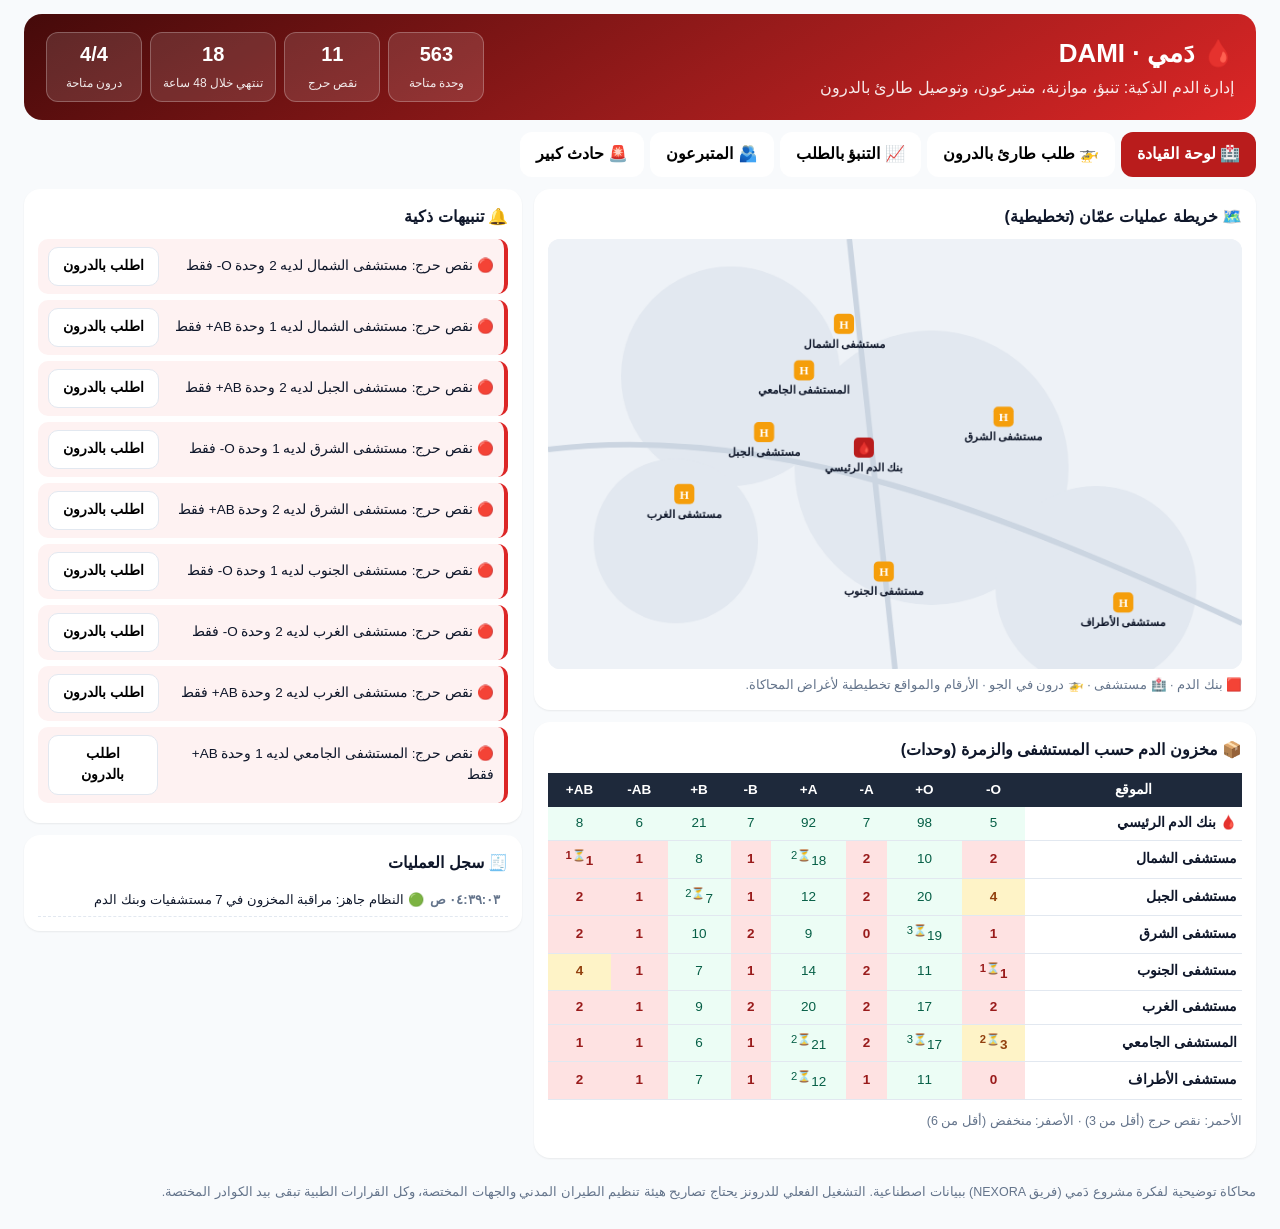
<file: NEXORA-water/sim/dami.html>
<!doctype html>
<html lang="ar" dir="rtl">
<head>
<meta charset="utf-8"><meta name="viewport" content="width=device-width,initial-scale=1">
<title>دَمي — إدارة الدم الذكية والتوصيل بالدرون</title>
<style>
/*FONT*/
:root { --ink:#0F172A; --mute:#64748B; --line:#E2E8F0; --bg:#F8FAFC; --red:#B91C1C; --red2:#DC2626; --sky:#0369A1; --ok:#15803D; --amber:#B45309; }
* { box-sizing:border-box }
body { margin:0; font-family:'Cairo','Segoe UI',Tahoma,sans-serif; background:var(--bg); color:var(--ink); direction:rtl; line-height:1.55 }
.wrap { max-width:1260px; margin:0 auto; padding:14px }
header { background:linear-gradient(150deg,#450A0A,#991B1B 55%,#DC2626); color:#fff; border-radius:18px; padding:18px 22px; display:flex; flex-wrap:wrap; gap:14px; justify-content:space-between; align-items:center }
header h1 { margin:0; font-size:26px; font-weight:900 } header p { margin:2px 0 0; opacity:.9 }
.stat { display:flex; gap:8px; flex-wrap:wrap } .stat div { background:#ffffff1f; border:1px solid #ffffff40; border-radius:12px; padding:6px 12px; text-align:center; min-width:96px }
.stat b { display:block; font-size:20px } .stat span { font-size:12px; opacity:.9 }
nav { display:flex; gap:6px; margin:12px 0; overflow-x:auto } nav button { border:none; background:#fff; border-radius:12px; padding:10px 16px; font:inherit; font-weight:700; cursor:pointer; white-space:nowrap }
nav button.on { background:var(--red); color:#fff }
.row { display:grid; grid-template-columns:minmax(0,1.45fr) minmax(0,1fr); gap:12px } @media (max-width:900px){ .row { grid-template-columns:1fr } }
.card { background:#fff; border-radius:16px; padding:14px; margin-bottom:12px; box-shadow:0 1px 2px #0001 } .card h3 { margin:2px 0 10px; font-size:16px }
canvas { width:100%; height:auto; border-radius:12px; background:#EEF2F7 }
table { width:100%; border-collapse:collapse; font-size:13.5px } th { background:#1E293B; color:#fff; padding:7px 5px; font-weight:700 } td { border-bottom:1px solid var(--line); padding:6px 5px; text-align:center }
td:first-child { text-align:right; font-weight:700 } .c0 { background:#FEE2E2; color:#991B1B; font-weight:900 } .c1 { background:#FEF3C7; color:#92400E; font-weight:700 } .c2 { background:#ECFDF5; color:#065F46 }
.btn { border:1px solid var(--line); background:#fff; border-radius:10px; padding:8px 14px; font:inherit; font-weight:700; cursor:pointer }
.btn.red { background:var(--red); color:#fff; border-color:transparent } .btn.sky { background:var(--sky); color:#fff; border-color:transparent } .btn:disabled { opacity:.45; cursor:not-allowed }
select, input[type=number] { font:inherit; padding:7px 10px; border-radius:10px; border:1px solid var(--line); width:100% }
label { display:block; font-size:13px; color:var(--mute); margin:8px 0 3px }
.grid2 { display:grid; grid-template-columns:1fr 1fr; gap:8px }
.alert { border-right:4px solid var(--amber); background:#FFFBEB; border-radius:10px; padding:8px 10px; margin-bottom:6px; font-size:13.5px; display:flex; justify-content:space-between; gap:8px; align-items:center }
.alert.crit { border-color:var(--red2); background:#FEF2F2 } .alert.ok { border-color:var(--ok); background:#F0FDF4 }
.src { border:1.5px solid var(--line); border-radius:12px; padding:10px; margin-bottom:8px; cursor:pointer } .src.best { border-color:var(--ok); background:#F0FDF4 } .src.sel { outline:3px solid var(--sky) }
.src b { font-size:15px } .src .eta { display:flex; gap:10px; margin-top:4px; font-size:13px } .src .eta span { background:var(--bg); border-radius:8px; padding:2px 8px }
.tele { display:grid; grid-template-columns:repeat(3,minmax(0,1fr)); gap:8px } .tele div { background:var(--bg); border-radius:10px; padding:8px; text-align:center } .tele span { display:block; font-size:12px; color:var(--mute) } .tele b { font-size:18px }
.tele .temp b { color:var(--sky) } .tele .temp.bad b { color:var(--red2) }
.steps { display:flex; gap:4px; margin:10px 0; flex-wrap:wrap } .steps span { flex:1; text-align:center; font-size:12px; padding:6px 4px; border-radius:8px; background:var(--bg); color:var(--mute) } .steps span.on { background:var(--sky); color:#fff } .steps span.done { background:#DCFCE7; color:var(--ok) }
.cmp { display:flex; gap:8px; margin:8px 0 } .cmp div { flex:1; border-radius:12px; padding:10px; text-align:center } .cmp .d { background:#E0F2FE } .cmp .c { background:#F1F5F9 } .cmp b { display:block; font-size:24px }
.log div { font-size:13px; padding:5px 8px; border-bottom:1px dashed var(--line) } .log b { color:var(--mute); margin-left:6px; font-weight:600 }
.donor { display:flex; justify-content:space-between; align-items:center; padding:7px 4px; border-bottom:1px solid var(--line); font-size:13.5px } .tag { border-radius:99px; padding:1px 9px; font-size:12px; font-weight:700 }
.tag.yes { background:#DCFCE7; color:var(--ok) } .tag.wait { background:#FEF3C7; color:var(--amber) } .tag.no { background:#F1F5F9; color:var(--mute) }
.muted { color:var(--mute); font-size:12.5px } .chartbox svg { width:100%; height:auto } .switch { display:flex; align-items:center; gap:6px; font-size:13px; margin-top:8px }
.hide { display:none }
</style>
</head>
<body>
<div class="wrap">
  <header>
    <div><h1>🩸 دَمي · DAMI</h1><p>إدارة الدم الذكية: تنبؤ، موازنة، متبرعون، وتوصيل طارئ بالدرون</p></div>
    <div class="stat"><div><b id="s-units">0</b><span>وحدة متاحة</span></div><div><b id="s-crit">0</b><span>نقص حرج</span></div><div><b id="s-exp">0</b><span>تنتهي خلال 48 ساعة</span></div><div><b id="s-dr">0/0</b><span>درون متاحة</span></div></div>
  </header>
  <nav id="nav"><button data-v="dash" class="on">🏥 لوحة القيادة</button><button data-v="sos">🚁 طلب طارئ بالدرون</button><button data-v="fc">📈 التنبؤ بالطلب</button><button data-v="donors">🫂 المتبرعون</button><button data-v="mci">🚨 حادث كبير</button></nav>

  <div class="row">
    <div>
      <div class="card"><h3>🗺️ خريطة عمليات عمّان (تخطيطية)</h3><canvas id="map" width="760" height="470"></canvas>
        <div class="muted">🟥 بنك الدم · 🏥 مستشفى · 🚁 درون في الجو · الأرقام والمواقع تخطيطية لأغراض المحاكاة.</div></div>
      <div id="v-dash" class="card"><h3>📦 مخزون الدم حسب المستشفى والزمرة (وحدات)</h3><div id="inv"></div><p class="muted">الأحمر: نقص حرج (أقل من 3) · الأصفر: منخفض (أقل من 6)</p></div>
      <div id="v-fc" class="card hide"><h3>📈 التنبؤ بالطلب للأيام الـ 14 القادمة</h3><div class="grid2"><div><label>المستشفى</label><select id="fc-h"></select></div><div><label>الزمرة</label><select id="fc-t"></select></div></div><div class="chartbox" id="fc-chart"></div><div id="fc-note" class="muted"></div></div>
    </div>
    <div>
      <div id="p-dash">
        <div class="card"><h3>🔔 تنبيهات ذكية</h3><div id="alerts"></div></div>
      </div>
      <div id="p-sos" class="hide">
        <div class="card"><h3>🚑 طلب دم طارئ</h3>
          <div class="grid2"><div><label>المستشفى الطالب</label><select id="req-h"></select></div><div><label>الزمرة</label><select id="req-t"></select></div></div>
          <div class="grid2"><div><label>عدد الوحدات</label><input id="req-n" type="number" min="1" max="12" value="4"></div><div><label>الأولوية</label><select id="req-p"><option>حرجة (نزيف)</option><option>عاجلة</option></select></div></div>
          <div class="switch"><input type="checkbox" id="peak" checked> <label for="peak" style="margin:0">ساعة ذروة مرورية</label></div>
          <div style="margin-top:10px"><button class="btn red" id="find">🔎 اقترح أفضل مصدر</button></div>
          <div id="sources" style="margin-top:10px"></div>
          <button class="btn sky hide" id="launch" style="width:100%;margin-top:6px">🚁 إطلاق الدرون الآن</button>
        </div>
        <div class="card" id="flight" style="display:none"><h3>🛰️ تتبع الرحلة</h3>
          <div class="steps" id="stp"><span>تجهيز الصندوق</span><span>إقلاع</span><span>في الطريق</span><span>هبوط</span><span>تسليم</span></div>
          <div class="tele"><div><span>الوقت المتبقي</span><b id="t-eta">—</b></div><div><span>السرعة</span><b id="t-spd">—</b></div><div><span>الارتفاع</span><b id="t-alt">—</b></div>
            <div class="temp" id="t-tempbox"><span>حرارة الصندوق</span><b id="t-temp">—</b></div><div><span>البطارية</span><b id="t-bat">—</b></div><div><span>المسافة المتبقية</span><b id="t-dist">—</b></div></div>
          <div style="margin-top:8px"><button class="btn" id="coolfail">محاكاة عطل تبريد</button></div>
        </div>
      </div>
      <div id="p-fc" class="hide"><div class="card"><h3>💡 كيف يعمل التنبؤ؟</h3><p class="muted">نموذج سلاسل زمنية يتعلم من الطلب التاريخي ونمط أيام الأسبوع والمواسم، ويقترح مخزونًا مستهدفًا يغطي الطلب المتوقع مع هامش أمان. البيانات هنا اصطناعية لأغراض العرض.</p><div id="fc-kpi"></div></div></div>
      <div id="p-donors" class="hide"><div class="card"><h3>🫂 استدعاء متبرعين مؤهلين</h3>
        <div class="grid2"><div><label>الزمرة المطلوبة</label><select id="d-t"></select></div><div><label>قرب المستشفى</label><select id="d-h"></select></div></div>
        <p class="muted">المؤهل: آخر تبرع قبل 90 يومًا أو أكثر، وضمن 12 كم.</p>
        <button class="btn red" id="d-send">📲 أرسل دعوات</button><div id="d-sum" style="margin:8px 0"></div><div id="d-list"></div></div></div>
      <div id="p-mci" class="hide"><div class="card"><h3>🚨 وضع الحوادث الكبرى</h3>
        <p>محاكاة حادث سير كبير على طريق رئيسي: ثلاث مستشفيات تطلب وحدات عاجلة في نفس اللحظة. النظام يوزع الطلبات على المصادر والدرونز المتاحة تلقائيًا، ويستدعي المتبرعين لتعويض المخزون.</p>
        <button class="btn red" id="mci-go" style="width:100%">🚨 أطلق سيناريو الحادث</button><div id="mci-plan" style="margin-top:10px"></div></div></div>
      <div class="card"><h3>🧾 سجل العمليات</h3><div class="log" id="log"></div></div>
    </div>
  </div>
  <p class="muted">محاكاة توضيحية لفكرة مشروع دَمي (فريق NEXORA) ببيانات اصطناعية. التشغيل الفعلي للدرونز يحتاج تصاريح هيئة تنظيم الطيران المدني والجهات المختصة، وكل القرارات الطبية تبقى بيد الكوادر المختصة.</p>
</div>
<script>
(function () {
  "use strict";
  const $ = (s) => document.querySelector(s);
  const TYPES = ["O-", "O+", "A-", "A+", "B-", "B+", "AB-", "AB+"];
  const SHARE = { "O+": .36, "A+": .28, "B+": .17, "AB+": .05, "O-": .05, "A-": .04, "B-": .03, "AB-": .02 };
  let seed = 42; const rnd = () => { seed = (seed * 16807) % 2147483647; return (seed - 1) / 2147483646; };
  const SITES = [
    { id: "bank", name: "بنك الدم الرئيسي", x: 14, y: 12, bank: true, drones: 3 },
    { id: "h1", name: "مستشفى الشمال", x: 13, y: 4 }, { id: "h2", name: "مستشفى الجبل", x: 9, y: 11, drones: 1 },
    { id: "h3", name: "مستشفى الشرق", x: 21, y: 10 }, { id: "h4", name: "مستشفى الجنوب", x: 15, y: 20 },
    { id: "h5", name: "مستشفى الغرب", x: 5, y: 15 }, { id: "h6", name: "المستشفى الجامعي", x: 11, y: 7 },
    { id: "h7", name: "مستشفى الأطراف", x: 27, y: 22 },
  ];
  const HOSP = SITES.filter((s) => !s.bank);
  const inv = {}, exp = {};
  SITES.forEach((s) => { inv[s.id] = {}; exp[s.id] = {}; TYPES.forEach((t) => { const k = s.bank ? 60 : 14; inv[s.id][t] = Math.max(0, Math.round(k * SHARE[t] * 4 * (0.4 + rnd()))); exp[s.id][t] = rnd() < .18 ? Math.min(inv[s.id][t], 1 + Math.floor(rnd() * 3)) : 0; }); });
  inv.h7["O-"] = 0; inv.h4["O-"] = 1; inv.h3["A-"] = 0;
  let dronesFree = SITES.reduce((a, s) => a + (s.drones || 0), 0); const DR_TOTAL = dronesFree;
  const flights = [];
  const dist = (a, b) => Math.hypot(a.x - b.x, a.y - b.y);
  const droneMin = (d) => 3 + d / 80 * 60;
  const carMin = (d) => 6 + d * 1.45 / ($("#peak") && $("#peak").checked ? 18 : 32) * 60;
  const site = (id) => SITES.find((s) => s.id === id);
  const time = () => new Date().toLocaleTimeString("ar-JO", { hour: "2-digit", minute: "2-digit", second: "2-digit" });
  const log = (m) => { const d = document.createElement("div"); d.innerHTML = `<b>${time()}</b>${m}`; $("#log").prepend(d); while ($("#log").children.length > 14) $("#log").lastChild.remove(); };

  /* ---------- map ---------- */
  const cv = $("#map"), g = cv.getContext("2d"); const SX = 760 / 32, SY = 470 / 25;
  const px = (s) => [40 + s.x * SX * .92, 25 + s.y * SY * .9];
  function drawMap() {
    g.clearRect(0, 0, 760, 470); g.fillStyle = "#EEF2F7"; g.fillRect(0, 0, 760, 470);
    g.fillStyle = "#E2E8F0"; [[200, 150, 120], [420, 250, 150], [600, 380, 110], [140, 330, 90]].forEach(([x, y, r]) => { g.beginPath(); g.arc(x, y, r, 0, 7); g.fill(); });
    g.strokeStyle = "#CBD5E1"; g.lineWidth = 6; g.beginPath(); g.moveTo(0, 230); g.bezierCurveTo(250, 200, 500, 300, 760, 420); g.moveTo(330, 0); g.lineTo(380, 470); g.stroke();
    g.lineWidth = 1;
    SITES.forEach((s) => {
      const [x, y] = px(s); const crit = !s.bank && TYPES.some((t) => inv[s.id][t] < 3 && SHARE[t] > .04);
      g.fillStyle = s.bank ? "#B91C1C" : crit ? "#F59E0B" : "#0369A1"; g.beginPath(); g.roundRect(x - 11, y - 11, 22, 22, 5); g.fill();
      g.fillStyle = "#fff"; g.font = "bold 13px Cairo"; g.textAlign = "center"; g.fillText(s.bank ? "🩸" : "H", x, y + 5);
      g.fillStyle = "#0F172A"; g.font = "bold 12px Cairo"; g.fillText(s.name, x, y + 26);
    });
    flights.forEach((f) => {
      const [x1, y1] = px(f.from), [x2, y2] = px(f.to);
      g.strokeStyle = "#0369A1"; g.setLineDash([6, 5]); g.beginPath(); g.moveTo(x1, y1); g.lineTo(x2, y2); g.stroke(); g.setLineDash([]);
      const k = Math.min(1, f.p); const x = x1 + (x2 - x1) * k, y = y1 + (y2 - y1) * k;
      g.fillStyle = "#0369A1"; g.beginPath(); g.arc(x, y, 13, 0, 7); g.fill(); g.font = "15px sans-serif"; g.fillText("🚁", x, y + 5);
    });
  }

  /* ---------- dashboard ---------- */
  function refresh() {
    let total = 0, crit = 0, ex = 0;
    SITES.forEach((s) => TYPES.forEach((t) => { total += inv[s.id][t]; ex += exp[s.id][t]; if (!s.bank && inv[s.id][t] < 3 && SHARE[t] > .04) crit++; }));
    $("#s-units").textContent = total; $("#s-crit").textContent = crit; $("#s-exp").textContent = ex; $("#s-dr").textContent = dronesFree + "/" + DR_TOTAL;
    $("#inv").innerHTML = `<table><tr><th>الموقع</th>${TYPES.map((t) => `<th>${t}</th>`).join("")}</tr>${SITES.map((s) => `<tr><td>${s.bank ? "🩸 " : ""}${s.name}</td>${TYPES.map((t) => { const v = inv[s.id][t]; const c = s.bank ? "c2" : v < 3 ? "c0" : v < 6 ? "c1" : "c2"; return `<td class="${c}">${v}${exp[s.id][t] ? `<sup title="تنتهي قريبًا">⏳${exp[s.id][t]}</sup>` : ""}</td>`; }).join("")}</tr>`).join("")}</table>`;
    const al = [];
    HOSP.forEach((h) => TYPES.forEach((t) => { if (inv[h.id][t] < 3 && SHARE[t] > .04) al.push({ crit: true, h, t, txt: `نقص حرج: ${h.name} لديه ${inv[h.id][t]} وحدة ${t} فقط` }); }));
    SITES.forEach((s) => TYPES.forEach((t) => { if (exp[s.id][t]) { const to = HOSP.filter((h) => h.id !== s.id).sort((a, b) => inv[a.id][t] - inv[b.id][t])[0]; al.push({ crit: false, s, t, to, txt: `${exp[s.id][t]} وحدة ${t} في ${s.name} تنتهي خلال 48 ساعة. الأنسب نقلها إلى ${to.name}` }); } }));
    $("#alerts").innerHTML = al.slice(0, 9).map((a, i) => `<div class="alert ${a.crit ? "crit" : ""}"><span>${a.crit ? "🔴" : "⏳"} ${a.txt}</span><button class="btn" data-i="${i}">${a.crit ? "اطلب بالدرون" : "انقل"}</button></div>`).join("") || `<div class="alert ok">✅ لا تنبيهات حالية</div>`;
    $("#alerts").querySelectorAll("button").forEach((b) => b.onclick = () => { const a = al[+b.dataset.i];
      if (a.crit) { go("sos"); $("#req-h").value = a.h.id; $("#req-t").value = a.t; $("#req-n").value = 4; $("#find").click(); }
      else { const n = exp[a.s.id][a.t]; inv[a.s.id][a.t] -= n; exp[a.s.id][a.t] = 0; startFlight(a.s, a.to, a.t, n, true); } });
    drawMap();
  }

  /* ---------- emergency + drone flight ---------- */
  let chosen = null;
  function sources(h, t, n) {
    return SITES.filter((s) => s.id !== h.id && inv[s.id][t] >= Math.min(n, 2)).map((s) => {
      const d = dist(s, h); const reserve = s.bank ? 0 : 2; const can = Math.max(0, inv[s.id][t] - reserve);
      return { s, d, can, dm: droneMin(d), cm: carMin(d) };
    }).filter((x) => x.can > 0).sort((a, b) => a.dm - b.dm);
  }
  $("#find").onclick = () => {
    const h = site($("#req-h").value), t = $("#req-t").value, n = +$("#req-n").value; const list = sources(h, t, n);
    if (!list.length) { $("#sources").innerHTML = `<div class="alert crit">لا يوجد مصدر يملك ${t} حاليًا. أرسلنا دعوات عاجلة للمتبرعين.</div>`; $("#launch").classList.add("hide"); return; }
    chosen = list[0];
    $("#sources").innerHTML = `<div class="cmp"><div class="d">🚁 بالدرون<b>${Math.round(list[0].dm)} د</b></div><div class="c">🚗 بالسيارة<b>${Math.round(list[0].cm)} د</b></div></div>` +
      list.slice(0, 4).map((x, i) => `<div class="src ${i ? "" : "best sel"}" data-i="${i}"><b>${i ? "" : "⭐ الأفضل: "}${x.s.name}</b> <span class="muted">متاح ${x.can} وحدة · ${x.d.toFixed(1)} كم</span>
        <div class="eta"><span>🚁 ${Math.round(x.dm)} دقيقة</span><span>🚗 ${Math.round(x.cm)} دقيقة</span><span>توفير ${Math.round(x.cm - x.dm)} دقيقة</span></div></div>`).join("");
    $("#sources").querySelectorAll(".src").forEach((el) => el.onclick = () => { $("#sources").querySelectorAll(".src").forEach((e) => e.classList.remove("sel")); el.classList.add("sel"); chosen = list[+el.dataset.i]; });
    $("#launch").classList.remove("hide"); $("#launch").disabled = dronesFree < 1;
  };
  $("#launch").onclick = () => {
    if (!chosen) return; const h = site($("#req-h").value), t = $("#req-t").value; const n = Math.min(+$("#req-n").value, chosen.can);
    inv[chosen.s.id][t] -= n; startFlight(chosen.s, h, t, n, false); $("#launch").classList.add("hide"); $("#sources").innerHTML = "";
  };
  function startFlight(from, to, t, n, transfer) {
    if (dronesFree < 1) { log(`⚠️ لا توجد درون متاحة، تحويل ${n} وحدة ${t} بالسيارة`); setTimeout(() => { inv[to.id][t] += n; refresh(); }, 4000); return; }
    dronesFree--; const d = dist(from, to); const f = { from, to, t, n, p: 0, d, dur: droneMin(d), temp: 4, cool: true, bat: 100, phase: 0, transfer, el: 0 };
    flights.push(f); log(`🚁 إقلاع: ${n} وحدة ${t} من ${from.name} إلى ${to.name} (${Math.round(f.dur)} دقيقة متوقعة)`);
    if (!transfer) { $("#flight").style.display = "block"; current = f; }
    refresh();
  }
  let current = null;
  $("#coolfail").onclick = () => { if (current) { current.cool = false; log("❄️ محاكاة عطل تبريد: النظام سيرصد الارتفاع وينبه فورًا"); } };
  let last = performance.now();
  function tick(now) {
    const dt = (now - last) / 1000; last = now;
    flights.slice().forEach((f) => {
      f.el += dt; const simMin = f.el; f.p = Math.max(0, (simMin - 1.2) / (f.dur - 1.2));
      f.phase = simMin < 1.2 ? 0 : f.p < .08 ? 1 : f.p < .92 ? 2 : f.p < 1 ? 3 : 4;
      f.temp += f.cool ? (4 - f.temp) * .05 + (Math.random() - .5) * .05 : .03; f.bat = Math.max(5, 100 - f.p * f.d * 2.2);
      if (!f.cool && f.temp > 6 && !f.warned) { f.warned = true; log(`🌡️ إنذار سلسلة التبريد: ${f.temp.toFixed(1)}°م، تم تفعيل التبريد الاحتياطي وإبلاغ المستشفى`); f.cool = true; }
      if (f === current) {
        $("#t-eta").textContent = f.phase >= 4 ? "وصلت ✅" : Math.max(0, Math.round(f.dur - simMin)) + " د";
        $("#t-spd").textContent = f.phase === 2 ? "80 كم/س" : f.phase ? "25 كم/س" : "0";
        $("#t-alt").textContent = f.phase === 2 ? "120 م" : f.phase === 1 || f.phase === 3 ? "40 م" : "0 م";
        $("#t-temp").textContent = f.temp.toFixed(1) + "°م"; $("#t-tempbox").classList.toggle("bad", f.temp > 6);
        $("#t-bat").textContent = Math.round(f.bat) + "%"; $("#t-dist").textContent = Math.max(0, f.d * (1 - Math.min(1, f.p))).toFixed(1) + " كم";
        document.querySelectorAll("#stp span").forEach((s, i) => { s.className = i < f.phase ? "done" : i === f.phase ? "on" : ""; });
      }
      if (f.p >= 1 && !f.done) {
        f.done = true; inv[f.to.id][f.t] += f.n; dronesFree++;
        log(`✅ تسليم ${f.n} وحدة ${f.t} في ${f.to.name} · حرارة الصندوق ${f.temp.toFixed(1)}°م · وفّرنا ~${Math.round(carMin(f.d) - f.dur)} دقيقة`);
        if (!f.transfer && f.from.bank) log(`📲 استدعاء تلقائي لمتبرعين ${f.t} لتعويض مخزون ${f.from.name}`);
        setTimeout(() => { flights.splice(flights.indexOf(f), 1); refresh(); }, 1500); refresh();
      }
    });
    if (flights.length) drawMap();
    requestAnimationFrame(tick);
  }
  requestAnimationFrame(tick);

  /* ---------- forecast ---------- */
  function forecast() {
    const h = $("#fc-h").value, t = $("#fc-t").value; seed = h.charCodeAt(1) * 31 + t.length * 7;
    const base = 6 * SHARE[t] * 10 * (h === "h7" ? .6 : 1);
    const hist = Array.from({ length: 28 }, (_, i) => Math.max(0, base * (1 + .25 * Math.sin(i / 7 * 6.28)) + (rnd() - .5) * base * .5));
    const fut = Array.from({ length: 14 }, (_, i) => base * (1 + .25 * Math.sin((28 + i) / 7 * 6.28)));
    const all = hist.concat(fut); const hi = Math.max(...all) * 1.3 || 1; const W = 640, H = 240, n = all.length;
    const x = (i) => 30 + i / (n - 1) * (W - 40), y = (v) => H - 25 - v / hi * (H - 40);
    const band = fut.map((v, i) => `${x(28 + i)},${y(v * 1.25)}`).join(" ") + " " + fut.map((v, i) => `${x(28 + 13 - i)},${y(fut[13 - i] * .75)}`).join(" ");
    $("#fc-chart").innerHTML = `<svg viewBox="0 0 ${W} ${H}" direction="ltr"><polygon points="${band}" fill="#DC2626" opacity=".12"/>
      <polyline points="${hist.map((v, i) => `${x(i)},${y(v)}`).join(" ")}" fill="none" stroke="#0F172A" stroke-width="2.2"/>
      <polyline points="${fut.map((v, i) => `${x(28 + i)},${y(v)}`).join(" ")}" fill="none" stroke="#DC2626" stroke-width="2.6" stroke-dasharray="6 5"/>
      <line x1="${x(27.5)}" x2="${x(27.5)}" y1="10" y2="${H - 20}" stroke="#94A3B8"/><text x="${x(27.5) + 4}" y="22" font-size="12" fill="#64748B">اليوم</text></svg>
      <div class="muted">⚫ الطلب الفعلي (28 يومًا) · 🔴 التنبؤ مع نطاق عدم اليقين</div>`;
    const need = fut.reduce((a, b) => a + b, 0); const stock = inv[h][t]; const target = Math.ceil(need / 2 * 1.2);
    $("#fc-note").innerHTML = `الطلب المتوقع خلال 14 يومًا: <b>${need.toFixed(0)} وحدة</b>`;
    $("#fc-kpi").innerHTML = `<div class="cmp"><div class="c">المخزون الحالي<b>${stock}</b></div><div class="d">المستهدف لأسبوع<b>${target}</b></div></div>` +
      (stock < target ? `<div class="alert crit">يُنصح بطلب ${target - stock} وحدة ${t} أو استدعاء متبرعين</div>` : `<div class="alert ok">المخزون كافٍ للأسبوع القادم</div>`);
  }

  /* ---------- donors ---------- */
  const donors = Array.from({ length: 60 }, (_, i) => ({ id: 1000 + i, t: TYPES[Math.floor(rnd() * 8)], days: Math.floor(rnd() * 200), km: +(rnd() * 18).toFixed(1), st: "" }));
  function donorList() {
    const t = $("#d-t").value; const el = donors.filter((d) => d.t === t && d.days >= 90 && d.km <= 12);
    $("#d-list").innerHTML = el.slice(0, 12).map((d) => `<div class="donor"><span>متبرع #${d.id} · ${d.t} · ${d.km} كم · آخر تبرع قبل ${d.days} يومًا</span><span class="tag ${d.st === "yes" ? "yes" : d.st === "wait" ? "wait" : "no"}">${d.st === "yes" ? "قادم ✅" : d.st === "wait" ? "بانتظار الرد" : "مؤهل"}</span></div>`).join("") || `<div class="muted">لا يوجد متبرعون مؤهلون قريبون لهذه الزمرة؛ نوسّع النطاق تلقائيًا.</div>`;
    const yes = el.filter((d) => d.st === "yes").length; $("#d-sum").innerHTML = `مؤهلون: <b>${el.length}</b> · وافقوا: <b>${yes}</b>`;
    return el;
  }
  $("#d-send").onclick = () => { const el = donorList(); el.forEach((d) => d.st = "wait"); donorList(); log(`📲 أُرسلت ${el.length} دعوة لمتبرعي ${$("#d-t").value}`);
    el.forEach((d, i) => setTimeout(() => { d.st = Math.random() < .55 ? "yes" : ""; donorList(); }, 900 + i * 450)); };

  /* ---------- mass casualty ---------- */
  $("#mci-go").onclick = () => {
    const reqs = [["h4", "O-", 4], ["h3", "O+", 6], ["h7", "A+", 3]];
    $("#mci-plan").innerHTML = reqs.map(([h, t, n]) => { const s = sources(site(h), t, n)[0]; return `<div class="alert crit"><span>${site(h).name}: ${n} × ${t} ← ${s ? s.s.name + " (🚁 " + Math.round(s.dm) + " د)" : "متبرعون"}</span></div>`; }).join("");
    log("🚨 تفعيل وضع الحادث الكبير: توزيع تلقائي للطلبات على الدرونز");
    reqs.forEach(([h, t, n], i) => setTimeout(() => { const s = sources(site(h), t, n)[0]; if (s) { const k = Math.min(n, s.can); inv[s.s.id][t] -= k; startFlight(s.s, site(h), t, k, true); } }, i * 600));
    setTimeout(() => log("📲 استدعاء جماعي لمتبرعي O- و O+ و A+ لتعويض المخزون"), 2200);
  };

  /* ---------- navigation ---------- */
  const fill = (sel, items) => { $(sel).innerHTML = items.map(([v, l]) => `<option value="${v}">${l}</option>`).join(""); };
  fill("#req-h", HOSP.map((h) => [h.id, h.name])); fill("#req-t", TYPES.map((t) => [t, t])); $("#req-t").value = "O-"; $("#req-h").value = "h7";
  fill("#fc-h", HOSP.map((h) => [h.id, h.name])); fill("#fc-t", TYPES.map((t) => [t, t])); $("#fc-t").value = "O+";
  fill("#d-t", TYPES.map((t) => [t, t])); fill("#d-h", HOSP.map((h) => [h.id, h.name])); $("#d-t").value = "O-";
  $("#fc-h").onchange = forecast; $("#fc-t").onchange = forecast; $("#d-t").onchange = donorList;
  function go(v) {
    document.querySelectorAll("#nav button").forEach((b) => b.classList.toggle("on", b.dataset.v === v));
    ["dash", "sos", "fc", "donors", "mci"].forEach((k) => { const p = $("#p-" + k); if (p) p.classList.toggle("hide", k !== v); });
    $("#v-dash").classList.toggle("hide", v === "fc"); $("#v-fc").classList.toggle("hide", v !== "fc");
    if (v === "fc") forecast(); if (v === "donors") donorList();
  }
  document.querySelectorAll("#nav button").forEach((b) => b.onclick = () => go(b.dataset.v));
  refresh(); log("🟢 النظام جاهز: مراقبة المخزون في 7 مستشفيات وبنك الدم");
})();
</script>
</body>
</html>
</file>
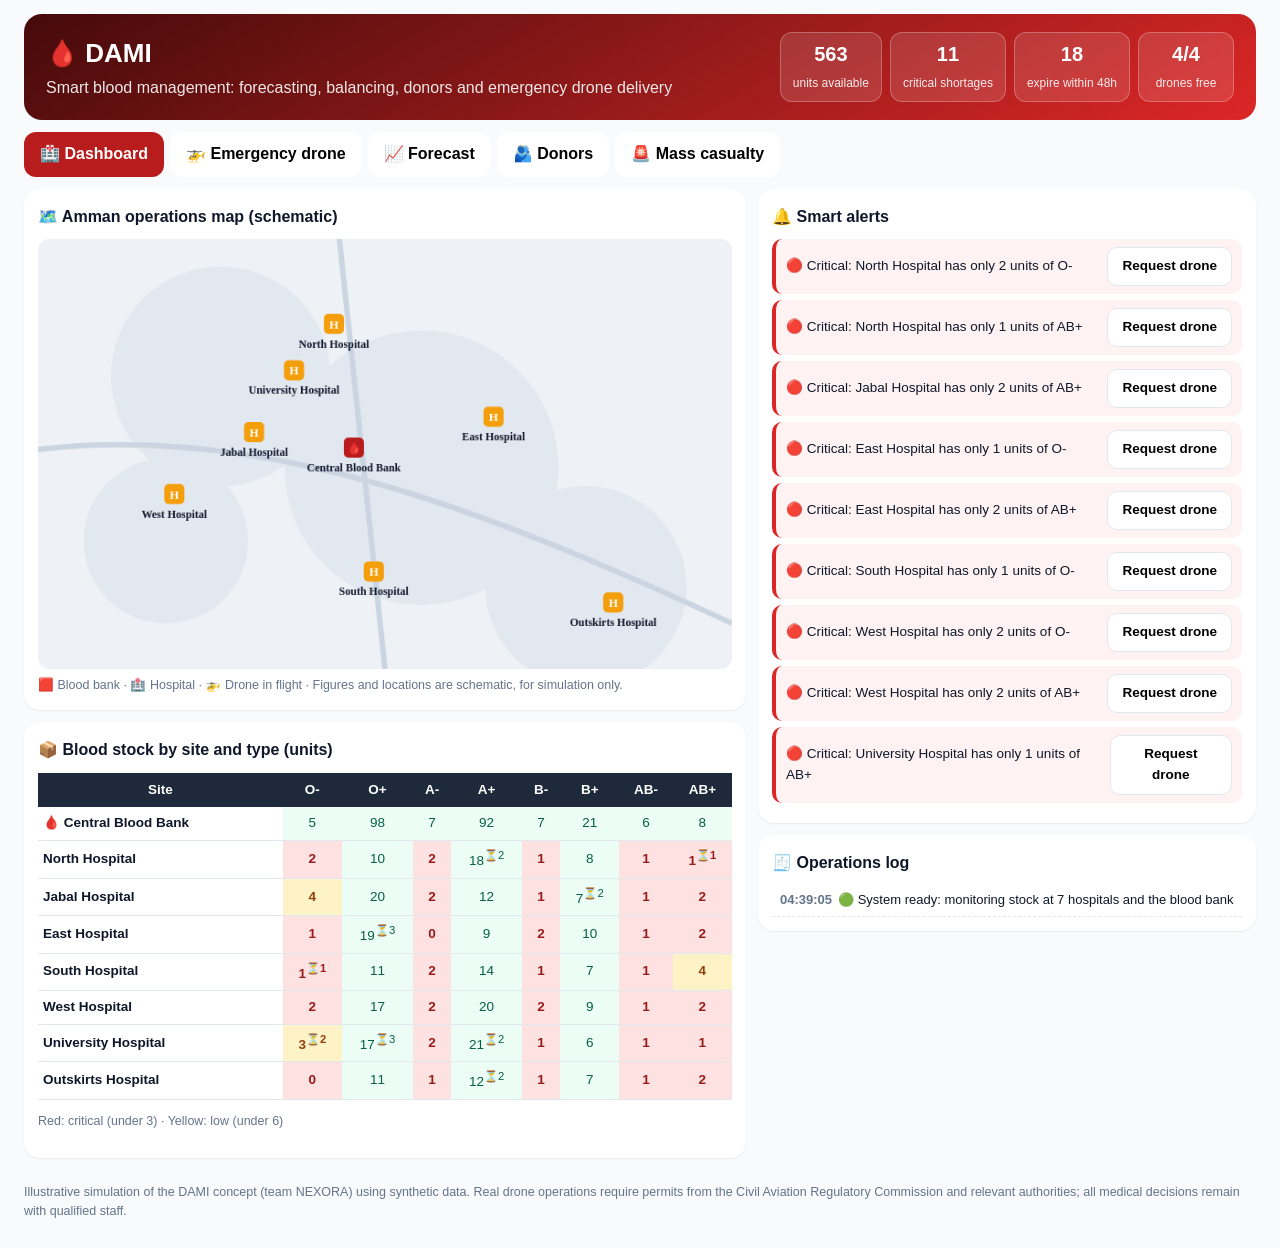
<file: NEXORA-water/sim/dami_en.html>
<!doctype html>
<html lang="en" dir="ltr">
<head>
<meta charset="utf-8"><meta name="viewport" content="width=device-width,initial-scale=1">
<title>DAMI — Smart Blood Management & Drone Delivery</title>
<style>
/*FONT*/
:root { --ink:#0F172A; --mute:#64748B; --line:#E2E8F0; --bg:#F8FAFC; --red:#B91C1C; --red2:#DC2626; --sky:#0369A1; --ok:#15803D; --amber:#B45309; }
* { box-sizing:border-box }
body { margin:0; font-family:'Cairo','Segoe UI',Tahoma,sans-serif; background:var(--bg); color:var(--ink); direction:ltr; line-height:1.55 }
.wrap { max-width:1260px; margin:0 auto; padding:14px }
header { background:linear-gradient(150deg,#450A0A,#991B1B 55%,#DC2626); color:#fff; border-radius:18px; padding:18px 22px; display:flex; flex-wrap:wrap; gap:14px; justify-content:space-between; align-items:center }
header h1 { margin:0; font-size:26px; font-weight:900 } header p { margin:2px 0 0; opacity:.9 }
.stat { display:flex; gap:8px; flex-wrap:wrap } .stat div { background:#ffffff1f; border:1px solid #ffffff40; border-radius:12px; padding:6px 12px; text-align:center; min-width:96px }
.stat b { display:block; font-size:20px } .stat span { font-size:12px; opacity:.9 }
nav { display:flex; gap:6px; margin:12px 0; overflow-x:auto } nav button { border:none; background:#fff; border-radius:12px; padding:10px 16px; font:inherit; font-weight:700; cursor:pointer; white-space:nowrap }
nav button.on { background:var(--red); color:#fff }
.row { display:grid; grid-template-columns:minmax(0,1.45fr) minmax(0,1fr); gap:12px } @media (max-width:900px){ .row { grid-template-columns:1fr } }
.card { background:#fff; border-radius:16px; padding:14px; margin-bottom:12px; box-shadow:0 1px 2px #0001 } .card h3 { margin:2px 0 10px; font-size:16px }
canvas { width:100%; height:auto; border-radius:12px; background:#EEF2F7 }
table { width:100%; border-collapse:collapse; font-size:13.5px } th { background:#1E293B; color:#fff; padding:7px 5px; font-weight:700 } td { border-bottom:1px solid var(--line); padding:6px 5px; text-align:center }
td:first-child { text-align:left; font-weight:700 } .c0 { background:#FEE2E2; color:#991B1B; font-weight:900 } .c1 { background:#FEF3C7; color:#92400E; font-weight:700 } .c2 { background:#ECFDF5; color:#065F46 }
.btn { border:1px solid var(--line); background:#fff; border-radius:10px; padding:8px 14px; font:inherit; font-weight:700; cursor:pointer }
.btn.red { background:var(--red); color:#fff; border-color:transparent } .btn.sky { background:var(--sky); color:#fff; border-color:transparent } .btn:disabled { opacity:.45; cursor:not-allowed }
select, input[type=number] { font:inherit; padding:7px 10px; border-radius:10px; border:1px solid var(--line); width:100% }
label { display:block; font-size:13px; color:var(--mute); margin:8px 0 3px }
.grid2 { display:grid; grid-template-columns:1fr 1fr; gap:8px }
.alert { border-left:4px solid var(--amber); background:#FFFBEB; border-radius:10px; padding:8px 10px; margin-bottom:6px; font-size:13.5px; display:flex; justify-content:space-between; gap:8px; align-items:center }
.alert.crit { border-color:var(--red2); background:#FEF2F2 } .alert.ok { border-color:var(--ok); background:#F0FDF4 }
.src { border:1.5px solid var(--line); border-radius:12px; padding:10px; margin-bottom:8px; cursor:pointer } .src.best { border-color:var(--ok); background:#F0FDF4 } .src.sel { outline:3px solid var(--sky) }
.src b { font-size:15px } .src .eta { display:flex; gap:10px; margin-top:4px; font-size:13px } .src .eta span { background:var(--bg); border-radius:8px; padding:2px 8px }
.tele { display:grid; grid-template-columns:repeat(3,minmax(0,1fr)); gap:8px } .tele div { background:var(--bg); border-radius:10px; padding:8px; text-align:center } .tele span { display:block; font-size:12px; color:var(--mute) } .tele b { font-size:18px }
.tele .temp b { color:var(--sky) } .tele .temp.bad b { color:var(--red2) }
.steps { display:flex; gap:4px; margin:10px 0; flex-wrap:wrap } .steps span { flex:1; text-align:center; font-size:12px; padding:6px 4px; border-radius:8px; background:var(--bg); color:var(--mute) } .steps span.on { background:var(--sky); color:#fff } .steps span.done { background:#DCFCE7; color:var(--ok) }
.cmp { display:flex; gap:8px; margin:8px 0 } .cmp div { flex:1; border-radius:12px; padding:10px; text-align:center } .cmp .d { background:#E0F2FE } .cmp .c { background:#F1F5F9 } .cmp b { display:block; font-size:24px }
.log div { font-size:13px; padding:5px 8px; border-bottom:1px dashed var(--line) } .log b { color:var(--mute); margin-right:6px; font-weight:600 }
.donor { display:flex; justify-content:space-between; align-items:center; padding:7px 4px; border-bottom:1px solid var(--line); font-size:13.5px } .tag { border-radius:99px; padding:1px 9px; font-size:12px; font-weight:700 }
.tag.yes { background:#DCFCE7; color:var(--ok) } .tag.wait { background:#FEF3C7; color:var(--amber) } .tag.no { background:#F1F5F9; color:var(--mute) }
.muted { color:var(--mute); font-size:12.5px } .chartbox svg { width:100%; height:auto } .switch { display:flex; align-items:center; gap:6px; font-size:13px; margin-top:8px }
.hide { display:none }
</style>
</head>
<body>
<div class="wrap">
  <header>
    <div><h1>🩸 DAMI</h1><p>Smart blood management: forecasting, balancing, donors and emergency drone delivery</p></div>
    <div class="stat"><div><b id="s-units">0</b><span>units available</span></div><div><b id="s-crit">0</b><span>critical shortages</span></div><div><b id="s-exp">0</b><span>expire within 48h</span></div><div><b id="s-dr">0/0</b><span>drones free</span></div></div>
  </header>
  <nav id="nav"><button data-v="dash" class="on">🏥 Dashboard</button><button data-v="sos">🚁 Emergency drone</button><button data-v="fc">📈 Forecast</button><button data-v="donors">🫂 Donors</button><button data-v="mci">🚨 Mass casualty</button></nav>

  <div class="row">
    <div>
      <div class="card"><h3>🗺️ Amman operations map (schematic)</h3><canvas id="map" width="760" height="470"></canvas>
        <div class="muted">🟥 Blood bank · 🏥 Hospital · 🚁 Drone in flight · Figures and locations are schematic, for simulation only.</div></div>
      <div id="v-dash" class="card"><h3>📦 Blood stock by site and type (units)</h3><div id="inv"></div><p class="muted">Red: critical (under 3) · Yellow: low (under 6)</p></div>
      <div id="v-fc" class="card hide"><h3>📈 Demand forecast, next 14 days</h3><div class="grid2"><div><label>Hospital</label><select id="fc-h"></select></div><div><label>Blood type</label><select id="fc-t"></select></div></div><div class="chartbox" id="fc-chart"></div><div id="fc-note" class="muted"></div></div>
    </div>
    <div>
      <div id="p-dash">
        <div class="card"><h3>🔔 Smart alerts</h3><div id="alerts"></div></div>
      </div>
      <div id="p-sos" class="hide">
        <div class="card"><h3>🚑 Emergency blood request</h3>
          <div class="grid2"><div><label>Requesting hospital</label><select id="req-h"></select></div><div><label>Blood type</label><select id="req-t"></select></div></div>
          <div class="grid2"><div><label>Units</label><input id="req-n" type="number" min="1" max="12" value="4"></div><div><label>Priority</label><select id="req-p"><option>Critical (bleeding)</option><option>Urgent</option></select></div></div>
          <div class="switch"><input type="checkbox" id="peak" checked> <label for="peak" style="margin:0">Traffic peak hour</label></div>
          <div style="margin-top:10px"><button class="btn red" id="find">🔎 Find best source</button></div>
          <div id="sources" style="margin-top:10px"></div>
          <button class="btn sky hide" id="launch" style="width:100%;margin-top:6px">🚁 Launch drone now</button>
        </div>
        <div class="card" id="flight" style="display:none"><h3>🛰️ Flight tracking</h3>
          <div class="steps" id="stp"><span>Packing</span><span>Take-off</span><span>En route</span><span>Landing</span><span>Delivered</span></div>
          <div class="tele"><div><span>Time left</span><b id="t-eta">—</b></div><div><span>Speed</span><b id="t-spd">—</b></div><div><span>Altitude</span><b id="t-alt">—</b></div>
            <div class="temp" id="t-tempbox"><span>Box temperature</span><b id="t-temp">—</b></div><div><span>Battery</span><b id="t-bat">—</b></div><div><span>Distance left</span><b id="t-dist">—</b></div></div>
          <div style="margin-top:8px"><button class="btn" id="coolfail">Simulate cooling failure</button></div>
        </div>
      </div>
      <div id="p-fc" class="hide"><div class="card"><h3>💡 How does forecasting work?</h3><p class="muted">A time-series model learns from historical demand, weekday patterns and seasons, and proposes a target stock that covers expected demand plus a safety margin. Data here is synthetic, for demonstration.</p><div id="fc-kpi"></div></div></div>
      <div id="p-donors" class="hide"><div class="card"><h3>🫂 Call eligible donors</h3>
        <div class="grid2"><div><label>Needed type</label><select id="d-t"></select></div><div><label>Near hospital</label><select id="d-h"></select></div></div>
        <p class="muted">Eligible: last donation 90+ days ago and within 12 km.</p>
        <button class="btn red" id="d-send">📲 Send invitations</button><div id="d-sum" style="margin:8px 0"></div><div id="d-list"></div></div></div>
      <div id="p-mci" class="hide"><div class="card"><h3>🚨 Mass-casualty mode</h3>
        <p>Simulates a major road accident: three hospitals request urgent units at the same moment. The system automatically assigns requests to sources and available drones, and calls donors to restock.</p>
        <button class="btn red" id="mci-go" style="width:100%">🚨 Run incident scenario</button><div id="mci-plan" style="margin-top:10px"></div></div></div>
      <div class="card"><h3>🧾 Operations log</h3><div class="log" id="log"></div></div>
    </div>
  </div>
  <p class="muted">Illustrative simulation of the DAMI concept (team NEXORA) using synthetic data. Real drone operations require permits from the Civil Aviation Regulatory Commission and relevant authorities; all medical decisions remain with qualified staff.</p>
</div>
<script>
(function () {
  "use strict";
  const $ = (s) => document.querySelector(s);
  const TYPES = ["O-", "O+", "A-", "A+", "B-", "B+", "AB-", "AB+"];
  const SHARE = { "O+": .36, "A+": .28, "B+": .17, "AB+": .05, "O-": .05, "A-": .04, "B-": .03, "AB-": .02 };
  let seed = 42; const rnd = () => { seed = (seed * 16807) % 2147483647; return (seed - 1) / 2147483646; };
  const SITES = [
    { id: "bank", name: "Central Blood Bank", x: 14, y: 12, bank: true, drones: 3 },
    { id: "h1", name: "North Hospital", x: 13, y: 4 }, { id: "h2", name: "Jabal Hospital", x: 9, y: 11, drones: 1 },
    { id: "h3", name: "East Hospital", x: 21, y: 10 }, { id: "h4", name: "South Hospital", x: 15, y: 20 },
    { id: "h5", name: "West Hospital", x: 5, y: 15 }, { id: "h6", name: "University Hospital", x: 11, y: 7 },
    { id: "h7", name: "Outskirts Hospital", x: 27, y: 22 },
  ];
  const HOSP = SITES.filter((s) => !s.bank);
  const inv = {}, exp = {};
  SITES.forEach((s) => { inv[s.id] = {}; exp[s.id] = {}; TYPES.forEach((t) => { const k = s.bank ? 60 : 14; inv[s.id][t] = Math.max(0, Math.round(k * SHARE[t] * 4 * (0.4 + rnd()))); exp[s.id][t] = rnd() < .18 ? Math.min(inv[s.id][t], 1 + Math.floor(rnd() * 3)) : 0; }); });
  inv.h7["O-"] = 0; inv.h4["O-"] = 1; inv.h3["A-"] = 0;
  let dronesFree = SITES.reduce((a, s) => a + (s.drones || 0), 0); const DR_TOTAL = dronesFree;
  const flights = [];
  const dist = (a, b) => Math.hypot(a.x - b.x, a.y - b.y);
  const droneMin = (d) => 3 + d / 80 * 60;
  const carMin = (d) => 6 + d * 1.45 / ($("#peak") && $("#peak").checked ? 18 : 32) * 60;
  const site = (id) => SITES.find((s) => s.id === id);
  const time = () => new Date().toLocaleTimeString("en-GB", { hour: "2-digit", minute: "2-digit", second: "2-digit" });
  const log = (m) => { const d = document.createElement("div"); d.innerHTML = `<b>${time()}</b>${m}`; $("#log").prepend(d); while ($("#log").children.length > 14) $("#log").lastChild.remove(); };

  /* ---------- map ---------- */
  const cv = $("#map"), g = cv.getContext("2d"); const SX = 760 / 32, SY = 470 / 25;
  const px = (s) => [40 + s.x * SX * .92, 25 + s.y * SY * .9];
  function drawMap() {
    g.clearRect(0, 0, 760, 470); g.fillStyle = "#EEF2F7"; g.fillRect(0, 0, 760, 470);
    g.fillStyle = "#E2E8F0"; [[200, 150, 120], [420, 250, 150], [600, 380, 110], [140, 330, 90]].forEach(([x, y, r]) => { g.beginPath(); g.arc(x, y, r, 0, 7); g.fill(); });
    g.strokeStyle = "#CBD5E1"; g.lineWidth = 6; g.beginPath(); g.moveTo(0, 230); g.bezierCurveTo(250, 200, 500, 300, 760, 420); g.moveTo(330, 0); g.lineTo(380, 470); g.stroke();
    g.lineWidth = 1;
    SITES.forEach((s) => {
      const [x, y] = px(s); const crit = !s.bank && TYPES.some((t) => inv[s.id][t] < 3 && SHARE[t] > .04);
      g.fillStyle = s.bank ? "#B91C1C" : crit ? "#F59E0B" : "#0369A1"; g.beginPath(); g.roundRect(x - 11, y - 11, 22, 22, 5); g.fill();
      g.fillStyle = "#fff"; g.font = "bold 13px Cairo"; g.textAlign = "center"; g.fillText(s.bank ? "🩸" : "H", x, y + 5);
      g.fillStyle = "#0F172A"; g.font = "bold 12px Cairo"; g.fillText(s.name, x, y + 26);
    });
    flights.forEach((f) => {
      const [x1, y1] = px(f.from), [x2, y2] = px(f.to);
      g.strokeStyle = "#0369A1"; g.setLineDash([6, 5]); g.beginPath(); g.moveTo(x1, y1); g.lineTo(x2, y2); g.stroke(); g.setLineDash([]);
      const k = Math.min(1, f.p); const x = x1 + (x2 - x1) * k, y = y1 + (y2 - y1) * k;
      g.fillStyle = "#0369A1"; g.beginPath(); g.arc(x, y, 13, 0, 7); g.fill(); g.font = "15px sans-serif"; g.fillText("🚁", x, y + 5);
    });
  }

  /* ---------- dashboard ---------- */
  function refresh() {
    let total = 0, crit = 0, ex = 0;
    SITES.forEach((s) => TYPES.forEach((t) => { total += inv[s.id][t]; ex += exp[s.id][t]; if (!s.bank && inv[s.id][t] < 3 && SHARE[t] > .04) crit++; }));
    $("#s-units").textContent = total; $("#s-crit").textContent = crit; $("#s-exp").textContent = ex; $("#s-dr").textContent = dronesFree + "/" + DR_TOTAL;
    $("#inv").innerHTML = `<table><tr><th>Site</th>${TYPES.map((t) => `<th>${t}</th>`).join("")}</tr>${SITES.map((s) => `<tr><td>${s.bank ? "🩸 " : ""}${s.name}</td>${TYPES.map((t) => { const v = inv[s.id][t]; const c = s.bank ? "c2" : v < 3 ? "c0" : v < 6 ? "c1" : "c2"; return `<td class="${c}">${v}${exp[s.id][t] ? `<sup title="expiring soon">⏳${exp[s.id][t]}</sup>` : ""}</td>`; }).join("")}</tr>`).join("")}</table>`;
    const al = [];
    HOSP.forEach((h) => TYPES.forEach((t) => { if (inv[h.id][t] < 3 && SHARE[t] > .04) al.push({ crit: true, h, t, txt: `Critical: ${h.name} has only ${inv[h.id][t]} units of ${t}` }); }));
    SITES.forEach((s) => TYPES.forEach((t) => { if (exp[s.id][t]) { const to = HOSP.filter((h) => h.id !== s.id).sort((a, b) => inv[a.id][t] - inv[b.id][t])[0]; al.push({ crit: false, s, t, to, txt: `${exp[s.id][t]} × ${t} at ${s.name} expire within 48h. Best move: to ${to.name}` }); } }));
    $("#alerts").innerHTML = al.slice(0, 9).map((a, i) => `<div class="alert ${a.crit ? "crit" : ""}"><span>${a.crit ? "🔴" : "⏳"} ${a.txt}</span><button class="btn" data-i="${i}">${a.crit ? "Request drone" : "Transfer"}</button></div>`).join("") || `<div class="alert ok">✅ No current alerts</div>`;
    $("#alerts").querySelectorAll("button").forEach((b) => b.onclick = () => { const a = al[+b.dataset.i];
      if (a.crit) { go("sos"); $("#req-h").value = a.h.id; $("#req-t").value = a.t; $("#req-n").value = 4; $("#find").click(); }
      else { const n = exp[a.s.id][a.t]; inv[a.s.id][a.t] -= n; exp[a.s.id][a.t] = 0; startFlight(a.s, a.to, a.t, n, true); } });
    drawMap();
  }

  /* ---------- emergency + drone flight ---------- */
  let chosen = null;
  function sources(h, t, n) {
    return SITES.filter((s) => s.id !== h.id && inv[s.id][t] >= Math.min(n, 2)).map((s) => {
      const d = dist(s, h); const reserve = s.bank ? 0 : 2; const can = Math.max(0, inv[s.id][t] - reserve);
      return { s, d, can, dm: droneMin(d), cm: carMin(d) };
    }).filter((x) => x.can > 0).sort((a, b) => a.dm - b.dm);
  }
  $("#find").onclick = () => {
    const h = site($("#req-h").value), t = $("#req-t").value, n = +$("#req-n").value; const list = sources(h, t, n);
    if (!list.length) { $("#sources").innerHTML = `<div class="alert crit">No source currently holds ${t}. Urgent donor invitations sent.</div>`; $("#launch").classList.add("hide"); return; }
    chosen = list[0];
    $("#sources").innerHTML = `<div class="cmp"><div class="d">🚁 By drone<b>${Math.round(list[0].dm)} min</b></div><div class="c">🚗 By car<b>${Math.round(list[0].cm)} min</b></div></div>` +
      list.slice(0, 4).map((x, i) => `<div class="src ${i ? "" : "best sel"}" data-i="${i}"><b>${i ? "" : "⭐ Best: "}${x.s.name}</b> <span class="muted">${x.can} units available · ${x.d.toFixed(1)} km</span>
        <div class="eta"><span>🚁 ${Math.round(x.dm)} min</span><span>🚗 ${Math.round(x.cm)} min</span><span>saves ${Math.round(x.cm - x.dm)} min</span></div></div>`).join("");
    $("#sources").querySelectorAll(".src").forEach((el) => el.onclick = () => { $("#sources").querySelectorAll(".src").forEach((e) => e.classList.remove("sel")); el.classList.add("sel"); chosen = list[+el.dataset.i]; });
    $("#launch").classList.remove("hide"); $("#launch").disabled = dronesFree < 1;
  };
  $("#launch").onclick = () => {
    if (!chosen) return; const h = site($("#req-h").value), t = $("#req-t").value; const n = Math.min(+$("#req-n").value, chosen.can);
    inv[chosen.s.id][t] -= n; startFlight(chosen.s, h, t, n, false); $("#launch").classList.add("hide"); $("#sources").innerHTML = "";
  };
  function startFlight(from, to, t, n, transfer) {
    if (dronesFree < 1) { log(`⚠️ No drone free, sending ${n} × ${t} by car`); setTimeout(() => { inv[to.id][t] += n; refresh(); }, 4000); return; }
    dronesFree--; const d = dist(from, to); const f = { from, to, t, n, p: 0, d, dur: droneMin(d), temp: 4, cool: true, bat: 100, phase: 0, transfer, el: 0 };
    flights.push(f); log(`🚁 Take-off: ${n} × ${t} from ${from.name} to ${to.name} (ETA ${Math.round(f.dur)} min)`);
    if (!transfer) { $("#flight").style.display = "block"; current = f; }
    refresh();
  }
  let current = null;
  $("#coolfail").onclick = () => { if (current) { current.cool = false; log("❄️ Cooling failure simulated: the system will detect the rise and alert immediately"); } };
  let last = performance.now();
  function tick(now) {
    const dt = (now - last) / 1000; last = now;
    flights.slice().forEach((f) => {
      f.el += dt; const simMin = f.el; f.p = Math.max(0, (simMin - 1.2) / (f.dur - 1.2));
      f.phase = simMin < 1.2 ? 0 : f.p < .08 ? 1 : f.p < .92 ? 2 : f.p < 1 ? 3 : 4;
      f.temp += f.cool ? (4 - f.temp) * .05 + (Math.random() - .5) * .05 : .03; f.bat = Math.max(5, 100 - f.p * f.d * 2.2);
      if (!f.cool && f.temp > 6 && !f.warned) { f.warned = true; log(`🌡️ Cold-chain alarm: ${f.temp.toFixed(1)}°C, backup cooling activated and hospital notified`); f.cool = true; }
      if (f === current) {
        $("#t-eta").textContent = f.phase >= 4 ? "Arrived ✅" : Math.max(0, Math.round(f.dur - simMin)) + " min";
        $("#t-spd").textContent = f.phase === 2 ? "80 km/h" : f.phase ? "25 km/h" : "0";
        $("#t-alt").textContent = f.phase === 2 ? "120 m" : f.phase === 1 || f.phase === 3 ? "40 m" : "0 m";
        $("#t-temp").textContent = f.temp.toFixed(1) + "°C"; $("#t-tempbox").classList.toggle("bad", f.temp > 6);
        $("#t-bat").textContent = Math.round(f.bat) + "%"; $("#t-dist").textContent = Math.max(0, f.d * (1 - Math.min(1, f.p))).toFixed(1) + " km";
        document.querySelectorAll("#stp span").forEach((s, i) => { s.className = i < f.phase ? "done" : i === f.phase ? "on" : ""; });
      }
      if (f.p >= 1 && !f.done) {
        f.done = true; inv[f.to.id][f.t] += f.n; dronesFree++;
        log(`✅ Delivered ${f.n} × ${f.t} to ${f.to.name} · box ${f.temp.toFixed(1)}°C · saved ~${Math.round(carMin(f.d) - f.dur)} min`);
        if (!f.transfer && f.from.bank) log(`📲 Auto-calling ${f.t} donors to restock ${f.from.name}`);
        setTimeout(() => { flights.splice(flights.indexOf(f), 1); refresh(); }, 1500); refresh();
      }
    });
    if (flights.length) drawMap();
    requestAnimationFrame(tick);
  }
  requestAnimationFrame(tick);

  /* ---------- forecast ---------- */
  function forecast() {
    const h = $("#fc-h").value, t = $("#fc-t").value; seed = h.charCodeAt(1) * 31 + t.length * 7;
    const base = 6 * SHARE[t] * 10 * (h === "h7" ? .6 : 1);
    const hist = Array.from({ length: 28 }, (_, i) => Math.max(0, base * (1 + .25 * Math.sin(i / 7 * 6.28)) + (rnd() - .5) * base * .5));
    const fut = Array.from({ length: 14 }, (_, i) => base * (1 + .25 * Math.sin((28 + i) / 7 * 6.28)));
    const all = hist.concat(fut); const hi = Math.max(...all) * 1.3 || 1; const W = 640, H = 240, n = all.length;
    const x = (i) => 30 + i / (n - 1) * (W - 40), y = (v) => H - 25 - v / hi * (H - 40);
    const band = fut.map((v, i) => `${x(28 + i)},${y(v * 1.25)}`).join(" ") + " " + fut.map((v, i) => `${x(28 + 13 - i)},${y(fut[13 - i] * .75)}`).join(" ");
    $("#fc-chart").innerHTML = `<svg viewBox="0 0 ${W} ${H}" direction="ltr"><polygon points="${band}" fill="#DC2626" opacity=".12"/>
      <polyline points="${hist.map((v, i) => `${x(i)},${y(v)}`).join(" ")}" fill="none" stroke="#0F172A" stroke-width="2.2"/>
      <polyline points="${fut.map((v, i) => `${x(28 + i)},${y(v)}`).join(" ")}" fill="none" stroke="#DC2626" stroke-width="2.6" stroke-dasharray="6 5"/>
      <line x1="${x(27.5)}" x2="${x(27.5)}" y1="10" y2="${H - 20}" stroke="#94A3B8"/><text x="${x(27.5) + 4}" y="22" font-size="12" fill="#64748B">today</text></svg>
      <div class="muted">⚫ Actual demand (28 days) · 🔴 Forecast with uncertainty band</div>`;
    const need = fut.reduce((a, b) => a + b, 0); const stock = inv[h][t]; const target = Math.ceil(need / 2 * 1.2);
    $("#fc-note").innerHTML = `Expected demand over 14 days: <b>${need.toFixed(0)} units</b>`;
    $("#fc-kpi").innerHTML = `<div class="cmp"><div class="c">Current stock<b>${stock}</b></div><div class="d">1-week target<b>${target}</b></div></div>` +
      (stock < target ? `<div class="alert crit">Recommend ordering ${target - stock} × ${t} or calling donors</div>` : `<div class="alert ok">Stock covers next week</div>`);
  }

  /* ---------- donors ---------- */
  const donors = Array.from({ length: 60 }, (_, i) => ({ id: 1000 + i, t: TYPES[Math.floor(rnd() * 8)], days: Math.floor(rnd() * 200), km: +(rnd() * 18).toFixed(1), st: "" }));
  function donorList() {
    const t = $("#d-t").value; const el = donors.filter((d) => d.t === t && d.days >= 90 && d.km <= 12);
    $("#d-list").innerHTML = el.slice(0, 12).map((d) => `<div class="donor"><span>Donor #${d.id} · ${d.t} · ${d.km} km · last gave ${d.days} days ago</span><span class="tag ${d.st === "yes" ? "yes" : d.st === "wait" ? "wait" : "no"}">${d.st === "yes" ? "Coming ✅" : d.st === "wait" ? "Awaiting reply" : "Eligible"}</span></div>`).join("") || `<div class="muted">No eligible donors nearby for this type; widening the radius automatically.</div>`;
    const yes = el.filter((d) => d.st === "yes").length; $("#d-sum").innerHTML = `Eligible: <b>${el.length}</b> · Accepted: <b>${yes}</b>`;
    return el;
  }
  $("#d-send").onclick = () => { const el = donorList(); el.forEach((d) => d.st = "wait"); donorList(); log(`📲 Sent ${el.length} invitations to ${$("#d-t").value} donors`);
    el.forEach((d, i) => setTimeout(() => { d.st = Math.random() < .55 ? "yes" : ""; donorList(); }, 900 + i * 450)); };

  /* ---------- mass casualty ---------- */
  $("#mci-go").onclick = () => {
    const reqs = [["h4", "O-", 4], ["h3", "O+", 6], ["h7", "A+", 3]];
    $("#mci-plan").innerHTML = reqs.map(([h, t, n]) => { const s = sources(site(h), t, n)[0]; return `<div class="alert crit"><span>${site(h).name}: ${n} × ${t} → ${s ? s.s.name + " (🚁 " + Math.round(s.dm) + " min)" : "donors"}</span></div>`; }).join("");
    log("🚨 Mass-casualty mode on: auto-assigning requests to drones");
    reqs.forEach(([h, t, n], i) => setTimeout(() => { const s = sources(site(h), t, n)[0]; if (s) { const k = Math.min(n, s.can); inv[s.s.id][t] -= k; startFlight(s.s, site(h), t, k, true); } }, i * 600));
    setTimeout(() => log("📲 Mass call to O-, O+ and A+ donors to restock"), 2200);
  };

  /* ---------- navigation ---------- */
  const fill = (sel, items) => { $(sel).innerHTML = items.map(([v, l]) => `<option value="${v}">${l}</option>`).join(""); };
  fill("#req-h", HOSP.map((h) => [h.id, h.name])); fill("#req-t", TYPES.map((t) => [t, t])); $("#req-t").value = "O-"; $("#req-h").value = "h7";
  fill("#fc-h", HOSP.map((h) => [h.id, h.name])); fill("#fc-t", TYPES.map((t) => [t, t])); $("#fc-t").value = "O+";
  fill("#d-t", TYPES.map((t) => [t, t])); fill("#d-h", HOSP.map((h) => [h.id, h.name])); $("#d-t").value = "O-";
  $("#fc-h").onchange = forecast; $("#fc-t").onchange = forecast; $("#d-t").onchange = donorList;
  function go(v) {
    document.querySelectorAll("#nav button").forEach((b) => b.classList.toggle("on", b.dataset.v === v));
    ["dash", "sos", "fc", "donors", "mci"].forEach((k) => { const p = $("#p-" + k); if (p) p.classList.toggle("hide", k !== v); });
    $("#v-dash").classList.toggle("hide", v === "fc"); $("#v-fc").classList.toggle("hide", v !== "fc");
    if (v === "fc") forecast(); if (v === "donors") donorList();
  }
  document.querySelectorAll("#nav button").forEach((b) => b.onclick = () => go(b.dataset.v));
  refresh(); log("🟢 System ready: monitoring stock at 7 hospitals and the blood bank");
})();
</script>
</body>
</html>
</file>
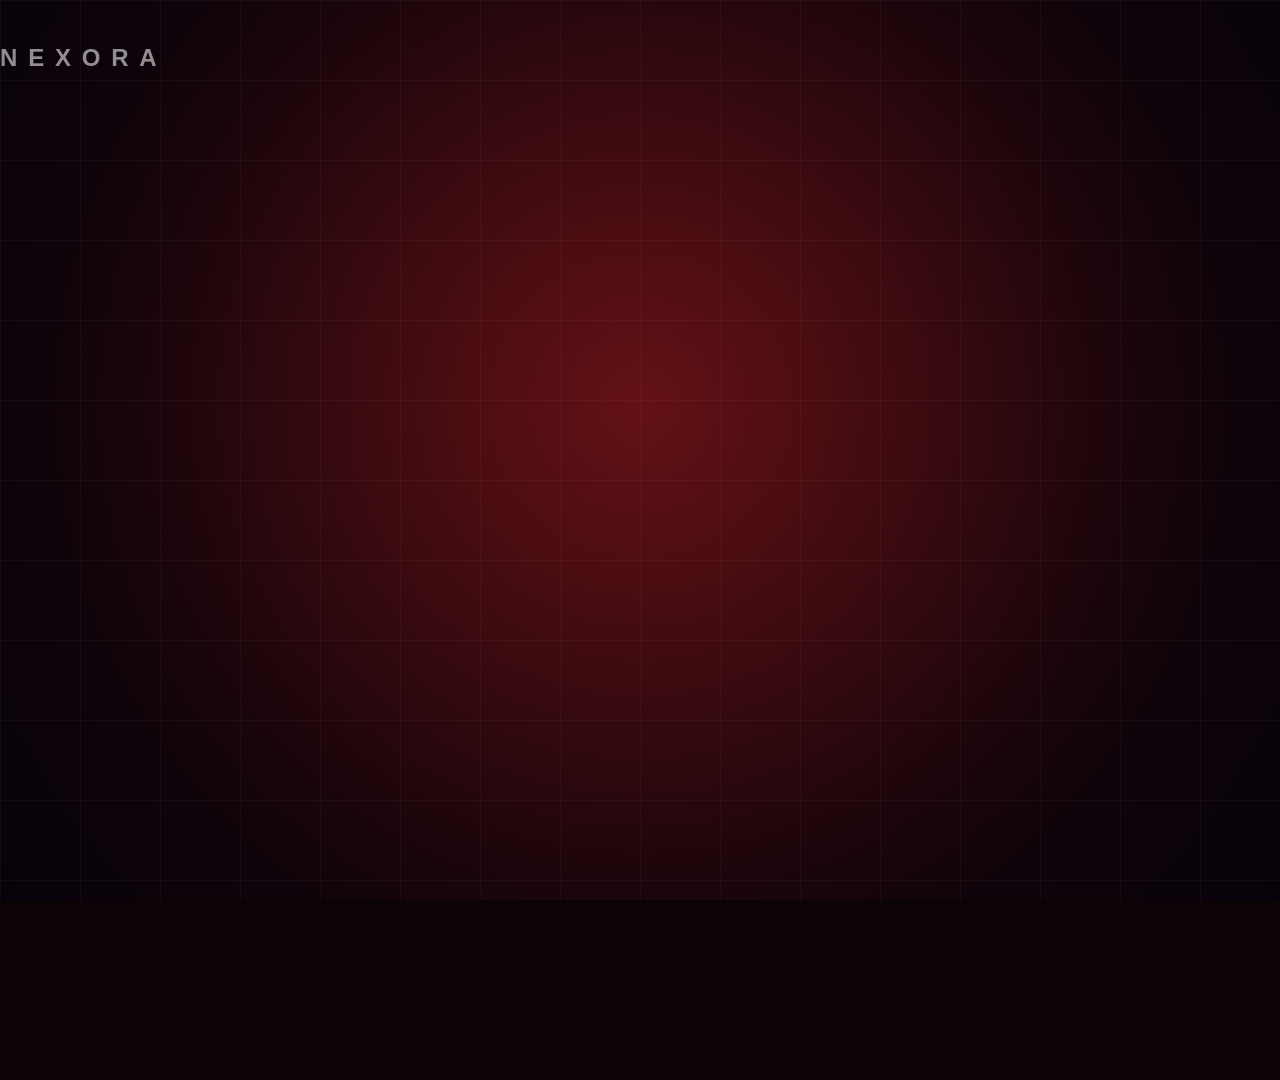
<file: NEXORA-water/dami/video/motion.html>
<!doctype html>
<html><head><meta charset="utf-8">
<style>
/*FONT*/
* { box-sizing:border-box; margin:0; padding:0 }
html, body { width:1920px; height:1080px; overflow:hidden; background:#0C0306 }
body { font-family:'Cairo','Segoe UI',sans-serif; color:#fff }
#stage { position:absolute; inset:0; overflow:hidden; background:radial-gradient(circle at 50% 45%,#3B0A10 0%,#14040A 55%,#07020A 100%) }
#glow { position:absolute; left:50%; top:45%; width:1400px; height:1400px; margin:-700px; border-radius:50%; background:radial-gradient(circle,#DC262640,transparent 60%) }
.grid { position:absolute; inset:0; background-image:linear-gradient(#ffffff08 1px,transparent 1px),linear-gradient(90deg,#ffffff08 1px,transparent 1px); background-size:80px 80px }
.sc { position:absolute; inset:0; display:none }
.abs { position:absolute }
.c { left:0; right:0; text-align:center }
.t1 { font-size:110px; font-weight:900; line-height:1.05 } .t2 { font-size:64px; font-weight:900 } .t3 { font-size:40px; font-weight:700 } .t4 { font-size:30px; font-weight:600; opacity:.85 }
.red { color:#F87171 } .muted { color:#FECACA }
.drop { width:120px; height:120px; border-radius:50% 0 50% 50%; transform:rotate(-45deg); background:linear-gradient(135deg,#F87171,#B91C1C); box-shadow:0 0 80px #DC2626aa }
.ring { border:4px solid #F87171; border-radius:50% }
.card { background:linear-gradient(160deg,#ffffff14,#ffffff06); border:1.5px solid #ffffff22; border-radius:28px; padding:34px; backdrop-filter:blur(4px) }
.card .i { font-size:72px } .card b { display:block; font-size:40px; margin:10px 0 8px } .card p { font-size:26px; line-height:1.45; color:#FDE2E2 }
.pill { display:inline-block; background:#DC2626; border-radius:99px; padding:14px 40px; font-size:46px; font-weight:900; box-shadow:0 0 60px #DC2626aa }
.hosp { width:640px; height:460px }
.bar { height:40px; border-radius:20px; background:#ffffff18; overflow:hidden } .bar i { display:block; height:100%; border-radius:20px }
.chip { background:#ffffff12; border:1px solid #ffffff30; border-radius:20px; padding:18px 30px; font-size:30px }
.chip b { color:#F87171; font-size:44px; display:block; font-weight:900 }
.panel { background:#ffffff0c; border:1.5px solid #ffffff22; border-radius:30px }
.tele { display:grid; grid-template-columns:1fr 1fr; gap:14px } .tele div { background:#ffffff10; border-radius:18px; padding:14px 18px; font-size:22px; color:#FECACA } .tele b { display:block; font-size:44px; color:#fff }
.shot { border-radius:22px; overflow:hidden; box-shadow:0 40px 120px #000c, 0 0 0 2px #ffffff22 } .shot img { display:block; width:100% }
.rev { width:400px } .rev b { font-size:56px; color:#fff } .rev span { font-size:26px; color:#FECACA; display:block }
.node { width:44px; height:44px; border-radius:50%; background:#DC2626; box-shadow:0 0 0 10px #DC262633 }
.ph { width:360px; text-align:center } .ph b { display:block; font-size:34px; color:#F87171 } .ph span { font-size:26px; line-height:1.4; color:#FDE2E2 }
#brand { position:absolute; top:44px; font-size:24px; letter-spacing:.45em; font-weight:900; opacity:.55 }
#prog { position:absolute; left:0; bottom:0; height:6px; background:linear-gradient(90deg,#B91C1C,#F87171) }
#sub { position:absolute; bottom:58px; left:0; right:0; text-align:center; font-size:30px; font-weight:600; color:#FFE4E6; opacity:.9 }
</style></head>
<body><div id="stage"><div id="glow"></div><div class="grid"></div>

<!-- 1 logo -->
<div class="sc" id="s1">
  <div class="abs ring" id="r1" style="left:910px;top:470px;width:100px;height:100px"></div>
  <div class="abs ring" id="r2" style="left:910px;top:470px;width:100px;height:100px"></div>
  <div class="abs drop" id="drop" style="left:900px;top:420px"></div>
  <div class="abs c t1" id="logo" style="top:600px;font-size:150px"></div>
  <div class="abs c t3 muted" id="tag" style="top:820px;padding:0 200px"></div>
</div>

<!-- 2 accident -->
<div class="sc" id="s2">
  <div class="abs c" id="clock" style="top:150px;font-size:200px;font-weight:900;letter-spacing:.05em;direction:ltr">17:00</div>
  <div class="abs c t2" id="acc" style="top:430px"></div>
  <svg class="abs" style="left:0;top:540px" width="1920" height="200" viewBox="0 0 1920 200"><path id="ecg" d="M0 100 H600 L650 100 L680 30 L720 170 L760 60 L790 100 H1100 L1150 100 L1180 30 L1220 170 L1260 60 L1290 100 H1920" fill="none" stroke="#F87171" stroke-width="6" stroke-linejoin="round"/></svg>
  <div class="abs c" style="top:790px"><span class="pill" id="need"></span></div>
</div>

<!-- 3 problem -->
<div class="sc" id="s3">
  <div class="abs c t2" id="pt" style="top:110px"></div>
  <div class="abs card hosp" id="hA" style="left:220px;top:260px"><div class="i">🏥</div><b id="hAn"></b><p id="hAt"></p><div class="bar" style="margin-top:30px"><i id="hAb" style="background:#DC2626"></i></div><div class="t2 red" id="hAv" style="margin-top:14px;direction:ltr;unicode-bidi:isolate;text-align:start"></div></div>
  <div class="abs card hosp" id="hB" style="left:1060px;top:260px"><div class="i">🏥</div><b id="hBn"></b><p id="hBt"></p><div class="bar" style="margin-top:30px"><i id="hBb" style="background:#F59E0B;width:85%"></i></div><div class="t2" id="hBv" style="margin-top:14px;color:#FCD34D"></div></div>
  <div class="abs c" id="facts" style="top:800px;display:flex;justify-content:center;gap:30px"></div>
</div>

<!-- 4 solution -->
<div class="sc" id="s4">
  <div class="abs c t1" id="st" style="top:110px"></div>
  <div class="abs" id="layers" style="left:140px;right:140px;top:330px;display:grid;grid-template-columns:repeat(3,1fr);gap:40px"></div>
</div>

<!-- 5 drone mission -->
<div class="sc" id="s5">
  <div class="abs c t2" id="mt" style="top:60px"></div>
  <div class="abs panel" style="left:90px;top:190px;width:1180px;height:760px;overflow:hidden">
    <svg width="1180" height="760" viewBox="0 0 1180 760" style="position:absolute;inset:0">
      <g opacity=".25" fill="#F87171"><circle cx="300" cy="300" r="170"/><circle cx="760" cy="470" r="220"/><circle cx="980" cy="200" r="120"/></g>
      <path d="M0 560 C 300 520, 600 650, 1180 600" stroke="#ffffff22" stroke-width="16" fill="none"/>
      <path d="M520 0 L 580 760" stroke="#ffffff22" stroke-width="14" fill="none"/>
      <path id="road" d="M170 520 C 300 700, 450 380, 600 560 S 860 720, 1000 470" fill="none" stroke="#A8A29E" stroke-width="10" stroke-linecap="round"/>
      <path id="air" d="M170 500 Q 590 60 1000 450" fill="none" stroke="#F87171" stroke-width="5" stroke-dasharray="18 14"/>
      <circle cx="170" cy="510" r="46" fill="#B91C1C"/><text x="170" y="526" text-anchor="middle" font-size="44">🩸</text>
      <circle cx="1000" cy="460" r="46" fill="#0F766E"/><text x="1000" y="476" text-anchor="middle" font-size="44">🏥</text>
      <text id="lb1" x="170" y="600" text-anchor="middle" font-size="28" font-weight="700" fill="#fff"></text>
      <text id="lb2" x="1000" y="550" text-anchor="middle" font-size="28" font-weight="700" fill="#fff"></text>
      <g id="car"><circle r="30" fill="#57534E"/><text y="12" text-anchor="middle" font-size="34">🚗</text></g>
      <g id="drn"><circle r="40" fill="#DC2626" opacity=".35"/><circle r="30" fill="#DC2626"/><text y="12" text-anchor="middle" font-size="34">🚁</text></g>
    </svg>
  </div>
  <div class="abs" style="left:1310px;top:190px;width:520px">
    <div class="panel" style="padding:26px;margin-bottom:22px"><div class="t4" id="dl"></div><div style="font-size:96px;font-weight:900;color:#F87171;direction:ltr" id="dtime">0:00</div>
      <div class="t4" id="cl" style="margin-top:6px"></div><div style="font-size:60px;font-weight:900;color:#A8A29E;direction:ltr" id="ctime">0:00</div></div>
    <div class="tele"><div><span id="tl1"></span><b id="temp" style="direction:ltr">4.0°C</b></div><div><span id="tl2"></span><b id="bat" style="direction:ltr">100%</b></div></div>
    <div class="abs c pill" id="arr" style="position:relative;margin-top:26px;font-size:36px;display:block;text-align:center"></div>
  </div>
</div>

<!-- 6 app -->
<div class="sc" id="s6">
  <div class="abs c t2" id="at" style="top:60px"></div>
  <div class="abs shot" id="sh0" style="left:350px;top:165px;width:1220px"><img id="im0"></div>
  <div class="abs shot" id="sh1" style="left:350px;top:165px;width:1220px"><img id="im1"></div>
  <div class="abs shot" id="sh2" style="left:350px;top:165px;width:1220px"><img id="im2"></div>
  <div class="abs c t3" id="acap" style="top:960px"></div>
</div>

<!-- 7 business -->
<div class="sc" id="s7">
  <div class="abs c t2" id="bt" style="top:90px"></div>
  <div class="abs" id="revs" style="left:120px;top:280px;width:1000px;display:grid;grid-template-columns:1fr 1fr;gap:30px"></div>
  <svg class="abs" style="left:1260px;top:260px" width="520" height="520" viewBox="0 0 520 520">
    <circle cx="260" cy="260" r="210" stroke="#ffffff18" stroke-width="40" fill="none"/>
    <circle id="arc" cx="260" cy="260" r="210" stroke="#F87171" stroke-width="40" fill="none" stroke-linecap="round" transform="rotate(-90 260 260)" stroke-dasharray="1319.5" stroke-dashoffset="1319.5"/>
    <text id="pct" x="260" y="285" text-anchor="middle" font-size="110" font-weight="900" fill="#fff">0%</text>
  </svg>
  <div class="abs t3" id="gm" style="left:1260px;width:520px;text-align:center;top:800px"></div>
</div>

<!-- 8 roadmap -->
<div class="sc" id="s8">
  <div class="abs c t2" id="rt" style="top:120px"></div>
  <div class="abs" id="line" style="left:200px;top:470px;height:8px;border-radius:4px;background:linear-gradient(90deg,#B91C1C,#F87171)"></div>
  <div id="phases"></div>
</div>

<!-- 9 closer -->
<div class="sc" id="s9">
  <div class="abs c t1" id="q1" style="top:300px"></div>
  <div class="abs c t1 red" id="q2" style="top:440px"></div>
  <div class="abs c t2" id="end" style="top:680px"></div>
  <div class="abs c t4" id="end2" style="top:790px"></div>
</div>

<div id="brand">NEXORA</div><div id="sub"></div><div id="prog"></div>
</div>
<script>
const L = __LANG__, SHOTS = __SHOTS__;
const T = {
 ar:{dir:"rtl",logo:"دَمي",tag:"الوحدة المناسبة من الدم، للمستشفى المناسب… وبالدرون إذا ما في وقت",acc:"حادث على طريق المطار",need:"مطلوب الآن: 6 وحدات O−",
  pt:"نقص هنا… وهدر هناك",hAn:"مستشفى الأطراف",hAt:"ينتظر زمرة O− ولا يملكها",hBn:"مستشفى آخر",hBt:"وحدات تنتهي صلاحيتها خلال 48 ساعة",hBv:"⏳ هدر",
  facts:[["5–7 أيام","صلاحية الصفائح"],["35–42 يومًا","صلاحية الكريات الحمراء"],["كل دقيقة","تفرق في النزيف"]],
  st:"الحل: دَمي",layers:[["🧠","يتنبأ ويوازن","يتوقع طلب كل زمرة ويوازن المخزون قبل ما ينتهي"],["🫂","يستدعي المتبرع","المؤهل والقريب، للزمرة الناقصة بالذات"],["🚁","درون إسعاف الدم","صندوق مبرّد 2–6°م من بنك الدم للمستشفى"]],
  mt:"مهمة الدرون: من بنك الدم إلى المستشفى",lb1:"بنك الدم",lb2:"المستشفى",dl:"🚁 بالدرون",cl:"🚗 بالسيارة (ذروة)",tl1:"حرارة الصندوق",tl2:"البطارية",arr:"✅ وصلت · وفّرنا 25 دقيقة",
  at:"النموذج الأولي يعمل الآن",caps:["طلب طارئ وتتبع الدرون","لوحة القيادة والتنبيهات","وضع الحادث الكبير"],
  bt:"نموذج العمل",revs:[["6,000 د.أ","اشتراك سنوي للمستشفى"],["90 د.أ","لكل رحلة درون طارئة"],["40,000 د.أ","عقد اللوحة الوطنية"],["10,000 د.أ","رعاية تطبيق المتبرعين"]],gm:"الهامش الإجمالي في السنة 3",
  rt:"الخطة",phases:[["0–6 أشهر","محاكي ونموذج أولي ✓"],["6–12","برمجيات في 3 مستشفيات"],["12–24","مسار درون تجريبي مرخّص"],["24–36","لوحة وطنية وتوسع"]],
  q1:"لأن الدم الذي يصل متأخرًا…",q2:"لا يصل.",end:"🩸 دَمي · فريق NEXORA",end2:"Jordan Students Pitch Competition",
  subs:[[0,4,""],[4.3,9,"الساعة 5 مساءً… مستشفى يحتاج دم O سالب فورًا"],[9.3,14,"المشكلة: نقص بمكان، ووحدات بتنتهي صلاحيتها بمكان تاني"],[14.3,20,"دَمي: منصة ذكاء اصطناعي من 3 طبقات"],[20.3,31,"الدرون بتوصل بـ 9 دقائق بدل 34، والصندوق ثابت على 4°م"],[31.3,36,""],[36.3,42,"دخل واضح من المستشفيات والوزارة والرعاة"],[42.3,47,"نبدأ بالبرمجيات، وبعدها أول رحلة مرخّصة"]]},
 en:{dir:"ltr",logo:"DAMI",tag:"The right blood unit, to the right hospital… and by drone when there's no time",acc:"An accident on the Airport Road",need:"Needed now: 6 units of O−",
  pt:"Shortage here… waste there",hAn:"Outskirts Hospital",hAt:"Needs O− and has none",hBn:"Another hospital",hBt:"Units expiring within 48 hours",hBv:"⏳ Waste",
  facts:[["5–7 days","platelet shelf life"],["35–42 days","red cell shelf life"],["Every minute","counts in bleeding"]],
  st:"The solution: DAMI",layers:[["🧠","Forecast & balance","Predicts demand per blood type and rebalances stock before it expires"],["🫂","Call the right donor","Eligible, nearby, for exactly the missing type"],["🚁","Blood ambulance drone","A 2–6°C cooled box from blood bank to hospital"]],
  mt:"The drone mission: blood bank → hospital",lb1:"Blood bank",lb2:"Hospital",dl:"🚁 By drone",cl:"🚗 By car (peak)",tl1:"Box temperature",tl2:"Battery",arr:"✅ Delivered · 25 min saved",
  at:"The prototype works today",caps:["Emergency request & drone tracking","Dashboard & smart alerts","Mass-casualty mode"],
  bt:"Business model",revs:[["JOD 6,000","annual hospital subscription"],["JOD 90","per emergency drone flight"],["JOD 40,000","national dashboard contract"],["JOD 10,000","donor-app sponsorship"]],gm:"Year-3 gross margin",
  rt:"The plan",phases:[["Months 0–6","Simulator & prototype ✓"],["6–12","Software in 3 hospitals"],["12–24","Licensed pilot drone route"],["24–36","National dashboard & scale"]],
  q1:"Because blood that arrives late…",q2:"doesn't arrive.",end:"🩸 DAMI · Team NEXORA",end2:"Jordan Students Pitch Competition",
  subs:[[0,4,""],[4.3,9,"5 p.m. — a hospital needs O negative blood, now"],[9.3,14,"The problem: shortages in one place, expiring units in another"],[14.3,20,"DAMI: a three-layer AI platform"],[20.3,31,"The drone arrives in 9 minutes instead of 34, box steady at 4°C"],[31.3,36,""],[36.3,42,"Clear revenue from hospitals, the ministry and sponsors"],[42.3,47,"Software first, then the first licensed flight"]]},
}[L];
const $ = (s) => document.querySelector(s);
document.body.dir = T.dir;
["logo","tag","acc","need","pt","hAn","hAt","hBn","hBt","hBv","st","mt","dl","cl","tl1","tl2","arr","at","bt","gm","rt","q1","q2","end","end2"].forEach((k) => $("#" + k).textContent = T[k]);
$("#lb1").textContent = T.lb1; $("#lb2").textContent = T.lb2;
$("#brand").style[T.dir === "rtl" ? "right" : "left"] = "60px";
$("#facts").innerHTML = T.facts.map(([a, b]) => `<div class="chip"><b>${a}</b>${b}</div>`).join("");
$("#layers").innerHTML = T.layers.map(([i, a, b]) => `<div class="card"><div class="i">${i}</div><b>${a}</b><p>${b}</p></div>`).join("");
$("#revs").innerHTML = T.revs.map(([a, b]) => `<div class="card rev"><b style="direction:ltr;unicode-bidi:isolate">${a}</b><span>${b}</span></div>`).join("");
const NX = (i) => T.dir === "rtl" ? 1720 - i * 1520 / 3 : 200 + i * 1520 / 3;
$("#phases").innerHTML = T.phases.map(([a, b], i) => `<div class="abs node" id="n${i}" style="left:${NX(i) - 22}px;top:452px"></div><div class="abs ph" id="p${i}" style="left:${NX(i) - 180}px;top:${i % 2 ? 540 : 260}px"><b>${a}</b><span>${b}</span></div>`).join("");
[0, 1, 2].forEach((i) => $("#im" + i).src = SHOTS[i]);

const cl = (x) => Math.max(0, Math.min(1, x)), pr = (t, a, b) => cl((t - a) / (b - a));
const eo = (x) => 1 - Math.pow(1 - x, 3), eb = (x) => { const c = 1.70158; return 1 + (c + 1) * Math.pow(x - 1, 3) + c * Math.pow(x - 1, 2); };
function win(id, t, a, b, f = .45) { const el = $(id); const o = Math.min(pr(t, a, a + f), 1 - pr(t, b - f, b)); el.style.display = o > 0 ? "block" : "none"; el.style.opacity = o; return o > 0; }
function enter(id, t, a, d = .6, dy = 50, sc = 1) { const el = $(id); const k = pr(t, a, a + d); const e = eb(k);
  el.style.opacity = eo(k); el.style.transform = `translateY(${(1 - e) * dy}px) scale(${sc + (1 - sc) * e})`; }
function along(path, k) { const p = $(path), len = p.getTotalLength(), pt = p.getPointAtLength(len * cl(k)); return pt; }
const mmss = (m) => { const s = Math.round(m * 60); return Math.floor(s / 60) + ":" + String(s % 60).padStart(2, "0"); };
const DUR = 52;

window.render = function (t) {
  $("#prog").style.width = (t / DUR * 100) + "%";
  $("#glow").style.transform = `scale(${1 + .06 * Math.pow(Math.max(0, Math.sin(t * Math.PI * 1.6)), 8)})`;
  const sb = T.subs.find(([a, b]) => t >= a && t < b); $("#sub").textContent = sb ? sb[2] : ""; $("#sub").style.opacity = sb ? Math.min(pr(t, sb[0], sb[0] + .3), 1 - pr(t, sb[1] - .3, sb[1])) : 0;

  if (win("#s1", t, 0, 4.3, .3)) {
    const k = pr(t, .2, 1.1); $("#drop").style.top = (-200 + eo(k) * 620) + "px"; $("#drop").style.transform = `rotate(-45deg) scale(${1 - .15 * pr(t, 1.1, 1.3) + .15 * pr(t, 1.3, 1.6)})`;
    [["#r1", 1.1], ["#r2", 1.4]].forEach(([r, s]) => { const q = pr(t, s, s + 1.4); const el = $(r); el.style.opacity = q > 0 ? 1 - q : 0; el.style.transform = `scale(${1 + q * 9})`; });
    enter("#logo", t, 1.5, .7, 60, .8); enter("#tag", t, 2.3, .7, 40);
    $("#drop").style.top = t < 1.1 ? $("#drop").style.top : (420 - eo(pr(t, 1.6, 2.2)) * 120) + "px";
  }
  if (win("#s2", t, 4, 9.3)) {
    const m = Math.floor(pr(t, 4.2, 8.8) * 4); $("#clock").textContent = "17:0" + m; enter("#clock", t, 4.1, .6, 60, .9);
    enter("#acc", t, 4.8, .6); const e = $("#ecg"), L2 = e.getTotalLength(); e.style.strokeDasharray = L2; e.style.strokeDashoffset = L2 * (1 - eo(pr(t, 5, 7.5)));
    enter("#need", t, 6.2, .6, 0, .5); $("#need").style.boxShadow = `0 0 ${40 + 40 * Math.abs(Math.sin(t * 5))}px #DC2626`;
  }
  if (win("#s3", t, 9, 14.3)) {
    enter("#pt", t, 9.1, .6); enter("#hA", t, 9.5, .6, 80); enter("#hB", t, 9.8, .6, 80);
    const k = pr(t, 10.3, 12); $("#hAb").style.width = (60 * (1 - k)) + "%"; $("#hAv").textContent = "O− : " + Math.round(6 * (1 - k));
    $("#hBb").style.opacity = .4 + .6 * Math.abs(Math.sin(t * 4)); $("#hB").style.borderColor = k > .5 ? "#F59E0B88" : "#ffffff22";
    enter("#facts", t, 12.2, .7, 40);
  }
  if (win("#s4", t, 14, 20.3)) {
    enter("#st", t, 14.1, .6, 60, .85); document.querySelectorAll("#layers .card").forEach((c, i) => { const k = eb(pr(t, 15 + i * .55, 15.7 + i * .55)); c.style.opacity = cl(k); c.style.transform = `translateY(${(1 - k) * 120}px) rotate(${(1 - k) * (i - 1) * 6}deg)`; });
  }
  if (win("#s5", t, 20, 31.3)) {
    enter("#mt", t, 20.1, .6);
    const kd = pr(t, 21.5, 27), cm = t < 27 ? 9 * Math.max(0, t - 21.5) / 5.5 : 9 + 25 * eo(pr(t, 27, 30.5)), kc = cm / 34;
    const pd = along("#air", eo(kd) * .999 + .0005), pc = along("#road", kc);
    $("#drn").setAttribute("transform", `translate(${pd.x},${pd.y - 10 * Math.sin(t * 8) * (kd < 1 ? 1 : 0)})`); $("#car").setAttribute("transform", `translate(${pc.x},${pc.y})`);
    const a = $("#air"); a.style.strokeDashoffset = -t * 60;
    $("#dtime").textContent = mmss(9 * kd); $("#ctime").textContent = mmss(cm);
    $("#temp").textContent = (4 + .12 * Math.sin(t * 3) + .05 * Math.sin(t * 11)).toFixed(1) + "°C"; $("#bat").textContent = Math.round(100 - 38 * kd) + "%";
    const ka = pr(t, 27.2, 27.8); $("#arr").style.opacity = ka; $("#arr").style.transform = `scale(${.6 + .4 * eb(ka)})`;
  }
  if (win("#s6", t, 31, 36.3)) {
    enter("#at", t, 31.1, .6);
    [0, 1, 2].forEach((i) => { const a = 31.4 + i * 1.55; const k = pr(t, a, a + .6), out = pr(t, a + 1.55, a + 1.9); const el = $("#sh" + i);
      el.style.opacity = i === 2 ? k : k * (1 - out); el.style.transform = `perspective(1600px) rotateY(${(1 - eo(k)) * (T.dir === "rtl" ? -25 : 25)}deg) scale(${.9 + .1 * eo(k) + .03 * pr(t, a, a + 2)}) translateX(${-out * 200}px)`; });
    const ci = Math.min(2, Math.floor(pr(t, 31.4, 36.05) * 3)); $("#acap").textContent = T.caps[ci];
  }
  if (win("#s7", t, 36, 42.3)) {
    enter("#bt", t, 36.1, .6); document.querySelectorAll("#revs .card").forEach((c, i) => { const k = eb(pr(t, 36.6 + i * .4, 37.2 + i * .4)); c.style.opacity = cl(k); c.style.transform = `scale(${.6 + .4 * k})`; });
    const k = eo(pr(t, 37.5, 40)); $("#arc").style.strokeDashoffset = 1319.5 * (1 - .72 * k); $("#pct").textContent = Math.round(72 * k) + "%"; enter("#gm", t, 38, .6, 30);
  }
  if (win("#s8", t, 42, 47.3)) {
    enter("#rt", t, 42.1, .6); const lw = 1520 * eo(pr(t, 42.5, 45)); $("#line").style.width = lw + "px"; $("#line").style.left = (T.dir === "rtl" ? 1720 - lw : 200) + "px";
    [0, 1, 2, 3].forEach((i) => { const a = 42.7 + i * .6; const k = eb(pr(t, a, a + .5)); $("#n" + i).style.transform = `scale(${cl(k)})`; enter("#p" + i, t, a + .1, .5, i % 2 ? -40 : 40); });
  }
  if (win("#s9", t, 47, 52.5, .5)) {
    enter("#q1", t, 47.2, .8, 40); enter("#q2", t, 48.2, .8, 40, .8); enter("#end", t, 49.4, .7, 30); enter("#end2", t, 49.9, .7, 20);
  }
};
window.render(0);
</script></body></html>
</file>
